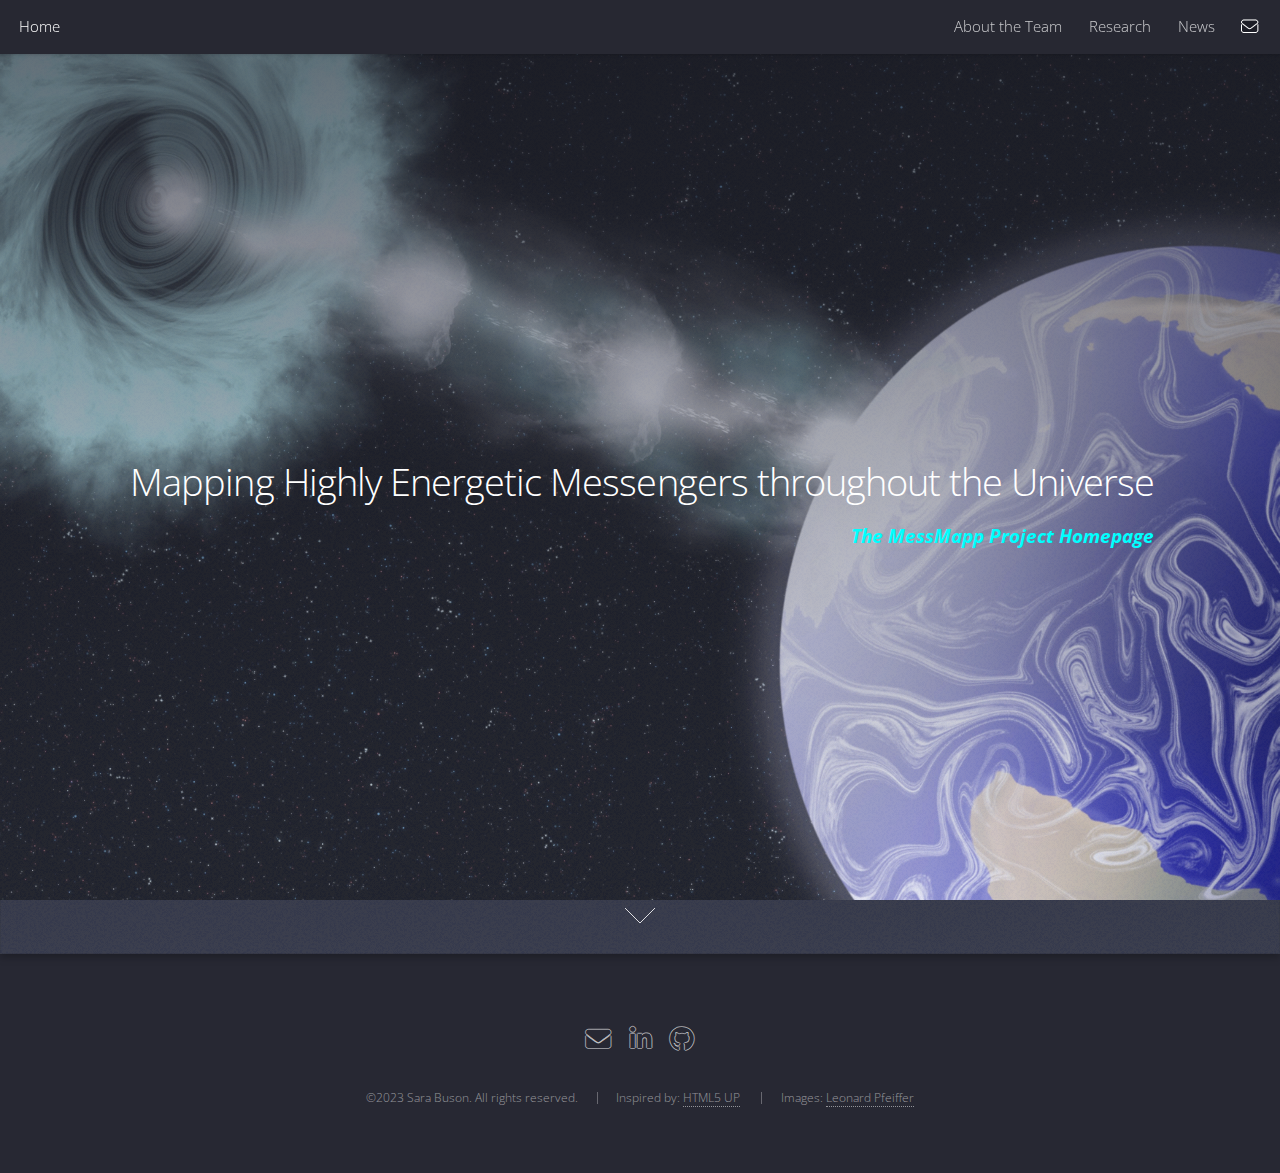
<file: index.html>
<!DOCTYPE HTML>
<!--
	Landed by HTML5 UP
	html5up.net | @ajlkn
	Free for personal and commercial use under the CCA 3.0 license (html5up.net/license)
-->
<html  lang="en-us">
	<head>
		<title>Main | MessMapp Homepage</title>
		<meta charset="utf-8" />
		<meta name="description" content="MessMapp homepage. Project PI: Dr. Sara Buson, Professor at Chair for Astronomy, University of Wuerzburg, Germany." />
    	<meta name="keywords" content="MessMapp, Sara Buson, scientist, astrophysicist, professor, multimessenger, multiwavelength, blazar, neutrino, erc, high-energy" />
    	<meta name="author" content="Sara Buson" />
		<meta name="viewport" content="width=device-width, initial-scale=1, user-scalable=no" />
		<meta name="google-site-verification" content="dBAqKab-eXYfJytblZ2Mo2miKCJmGRPrvzNJMeSo7hg" />
		<link rel="stylesheet" href="assets/css/main.css" />
		<noscript><link rel="stylesheet" href="assets/css/noscript.css" /></noscript>
	</head>
	<body class="is-preload">
		<div id="page-wrapper">

			<!-- Header -->
			<header id="header">
				<h1 id="logo"><a href="index.html">Home</a></h1>
				<nav id="nav">
					<ul>
						<li><a href="group.html">About the Team</a></li>
						<li>
							<a href="research.html">Research</a>
							<ul>
								<li><a href="research.html">Research Focus</a></li>
								<li><a href="research.html#Publications">Publications</a></li>
							</ul>
						</li>
						<li>
							<a href="news.html">News</a>
							<ul>
								<li><a href="news.html">Latest News</a></li>
								<li><a href="news.html">News Archive</a></li>
							</ul>
						</li>
						<!--<li><a href="news_position_ad.html">Job Opportunities</a></li>-->
						<li><a href="mailto:sara.buson@uni-wuerzburg.de" class="icon solid alt fa-envelope"><span class="label"></span></a></li>
					</ul>
				</nav>
			</header>

			<!-- Banner -->
			<section id="banner">
				<div class="content">
					<header>
						<h2>Mapping Highly Energetic Messengers throughout the Universe</h2>
						<p><i><span style="font-weight:bold;">The MessMapp Project Homepage<br></span></i></p>
					</header>
				</div>
				<a href="#one" class="goto-next scrolly">Next</a>
			</section>



			<!-- Footer -->
			<footer id="footer">
				<ul class="icons">
					<li><a href="mailto:sara.buson@uni-wuerzburg.de" class="icon solid alt fa-envelope"><span class="label">Email</span></a></li>
					<li><a href="https://www.linkedin.com/in/sara-buson/" class="icon brands alt fa-linkedin-in"><span class="label">LinkedIn</span></a></li>
					<li><a href="#" class="icon brands alt fa-github"><span class="label">GitHub</span></a></li>
					<!--
			<li><a href="#" class="icon brands alt fa-twitter"><span class="label">Twitter</span></a></li>
			<li><a href="#" class="icon brands alt fa-facebook-f"><span class="label">Facebook</span></a></li>
			<li><a href="#" class="icon brands alt fa-instagram"><span class="label">Instagram</span></a></li>
			-->

				</ul>
				<ul class="copyright">
					<li>&copy;2023 Sara Buson. All rights reserved.
					<li>Inspired by: <a href="http://html5up.net">HTML5 UP</a></li></li>
					<li>
						Images:
						<a href = "mailto: pfeiffer.leo@gmail.com">Leonard Pfeiffer</a>
					</li>
				</ul>
			</footer>

		</div>

		<!-- Scripts -->
			<script src="assets/js/jquery.min.js"></script>
			<script src="assets/js/jquery.scrolly.min.js"></script>
			<script src="assets/js/jquery.dropotron.min.js"></script>
			<script src="assets/js/jquery.scrollex.min.js"></script>
			<script src="assets/js/browser.min.js"></script>
			<script src="assets/js/breakpoints.min.js"></script>
			<script src="assets/js/util.js"></script>
			<script src="assets/js/main.js"></script>

	</body>
</html>
</file>
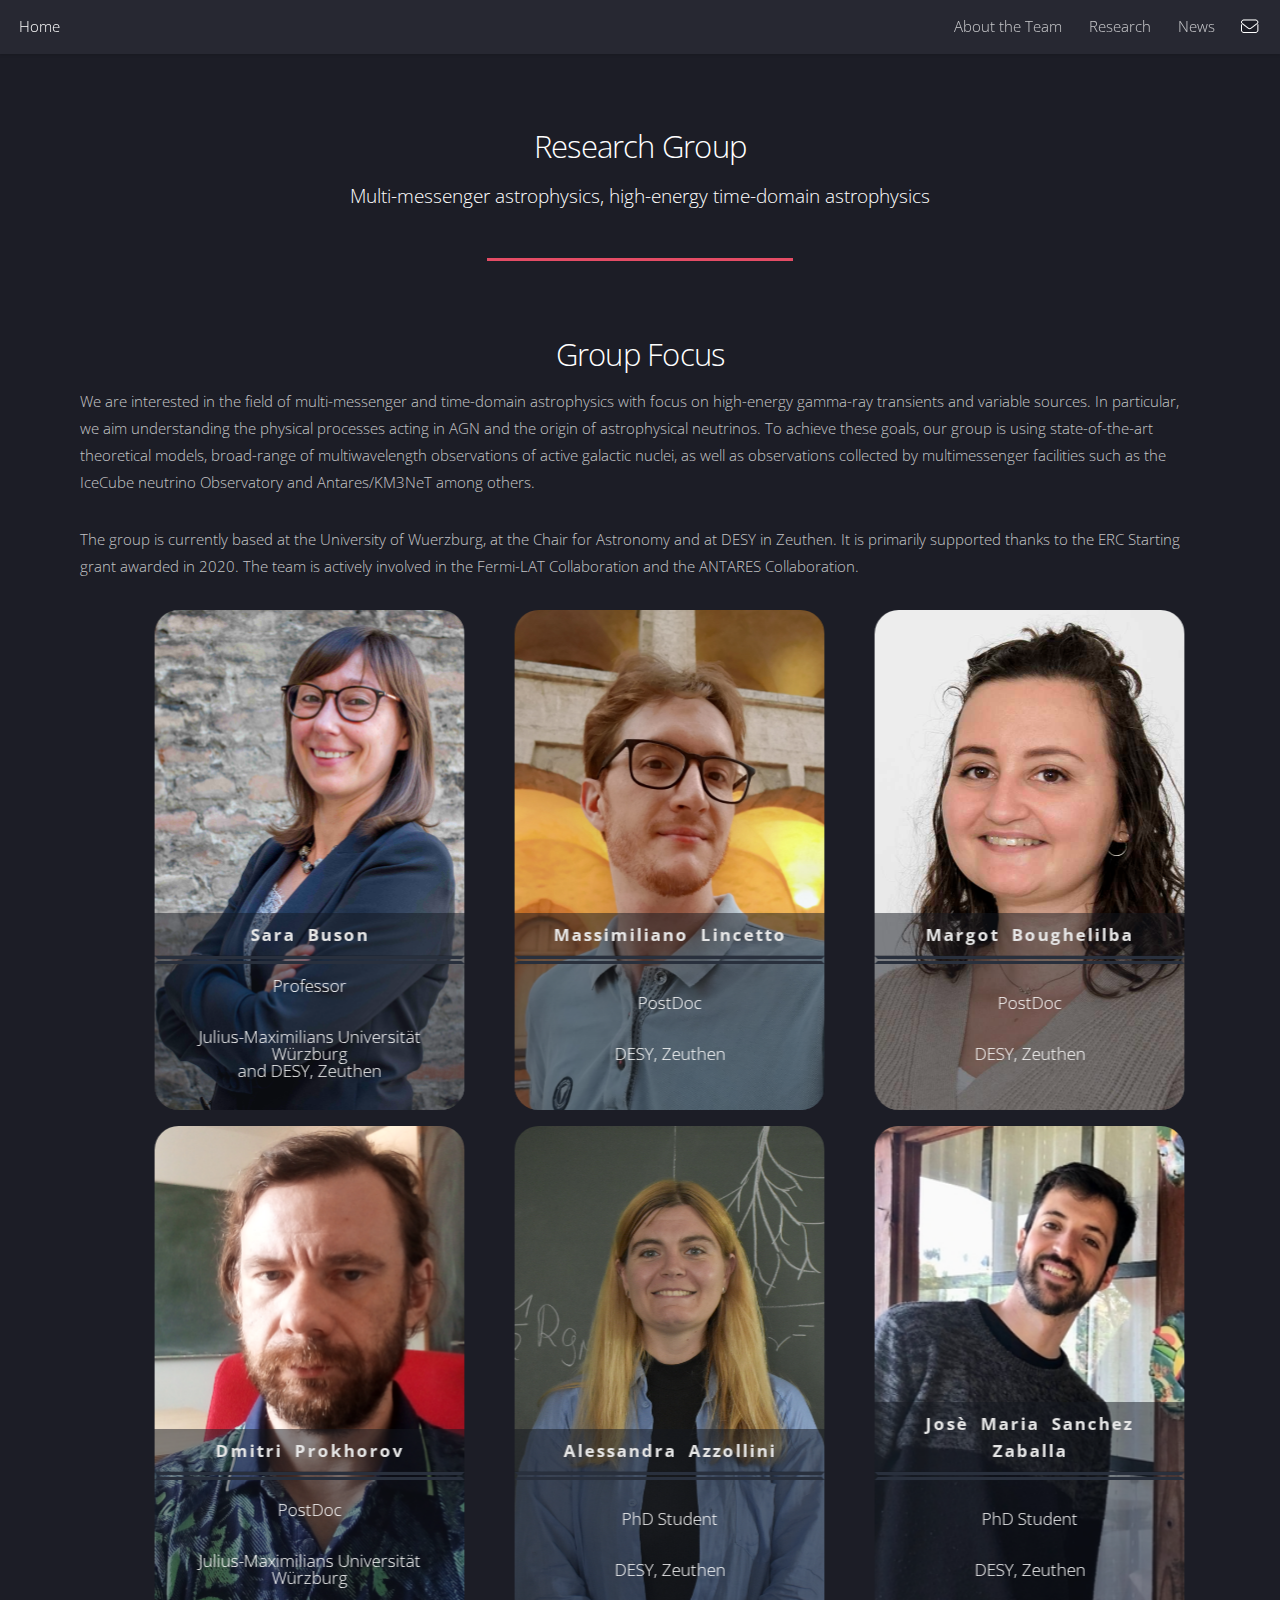
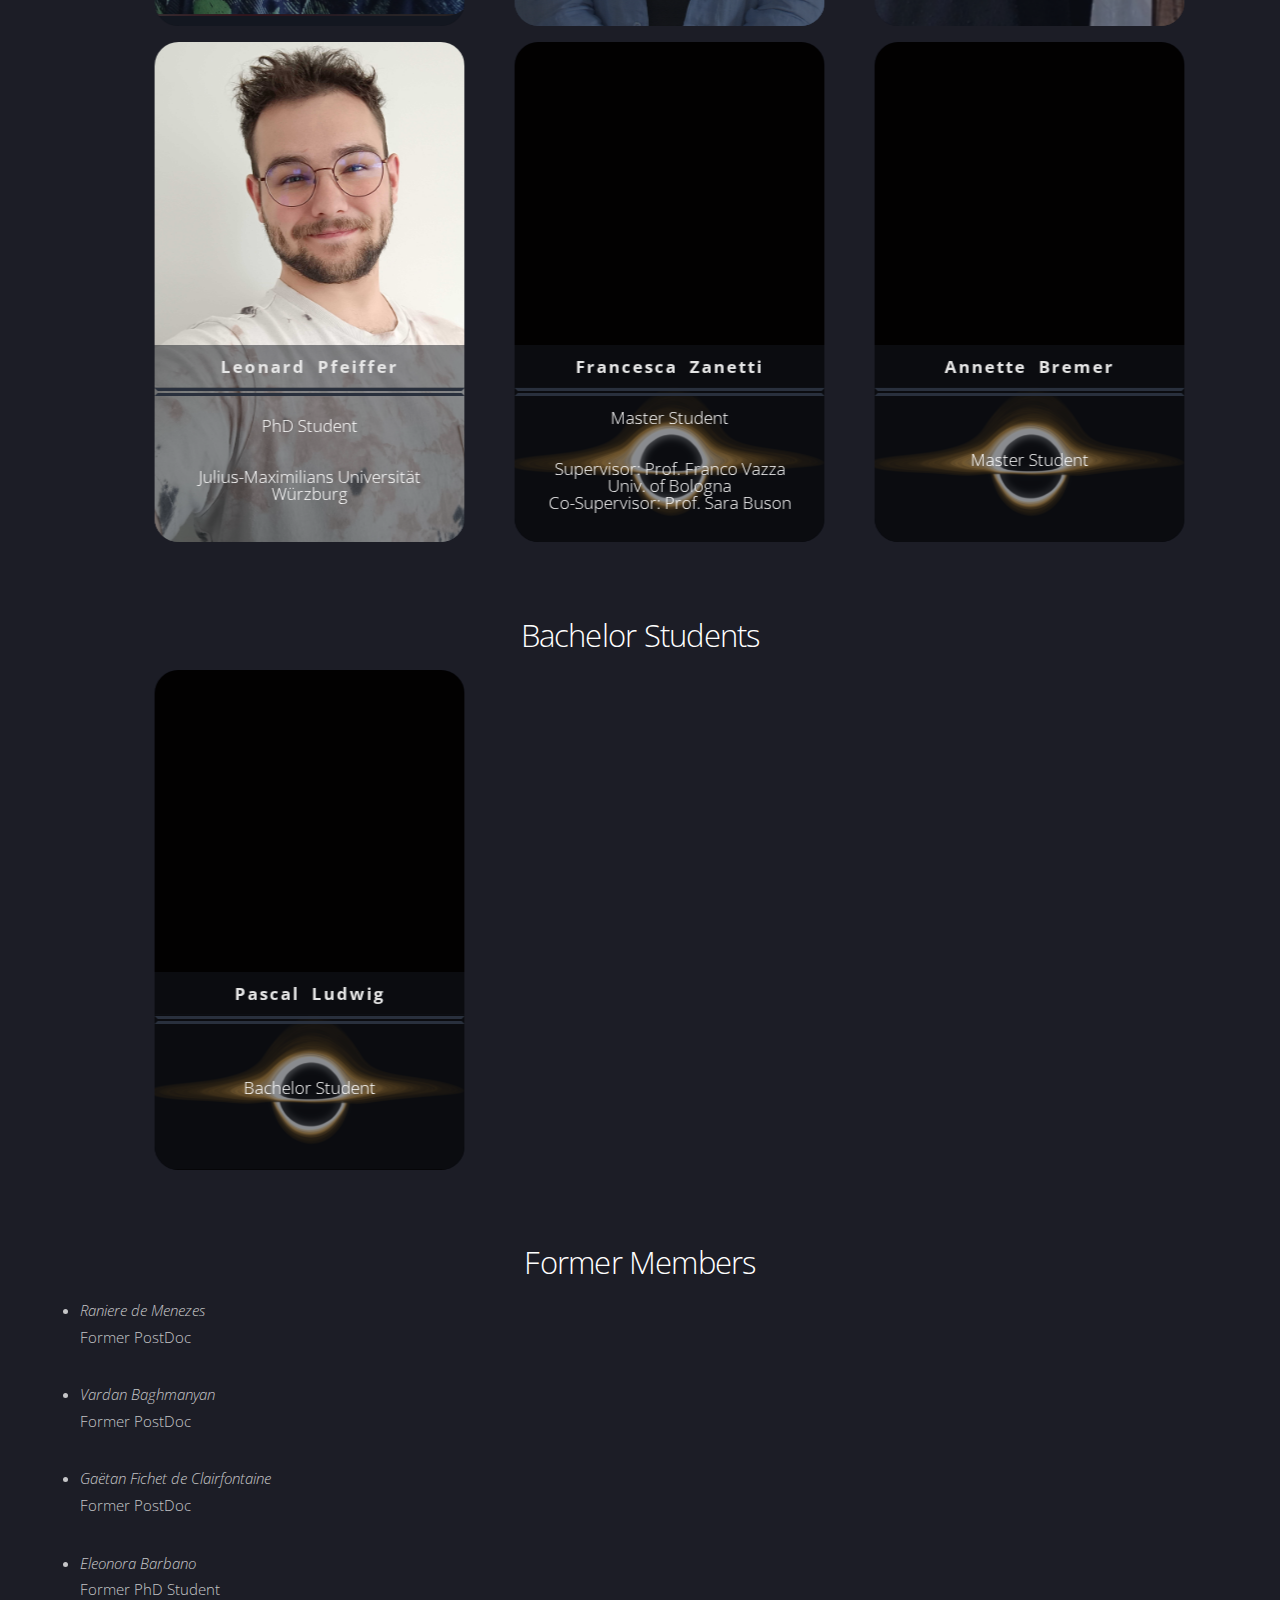
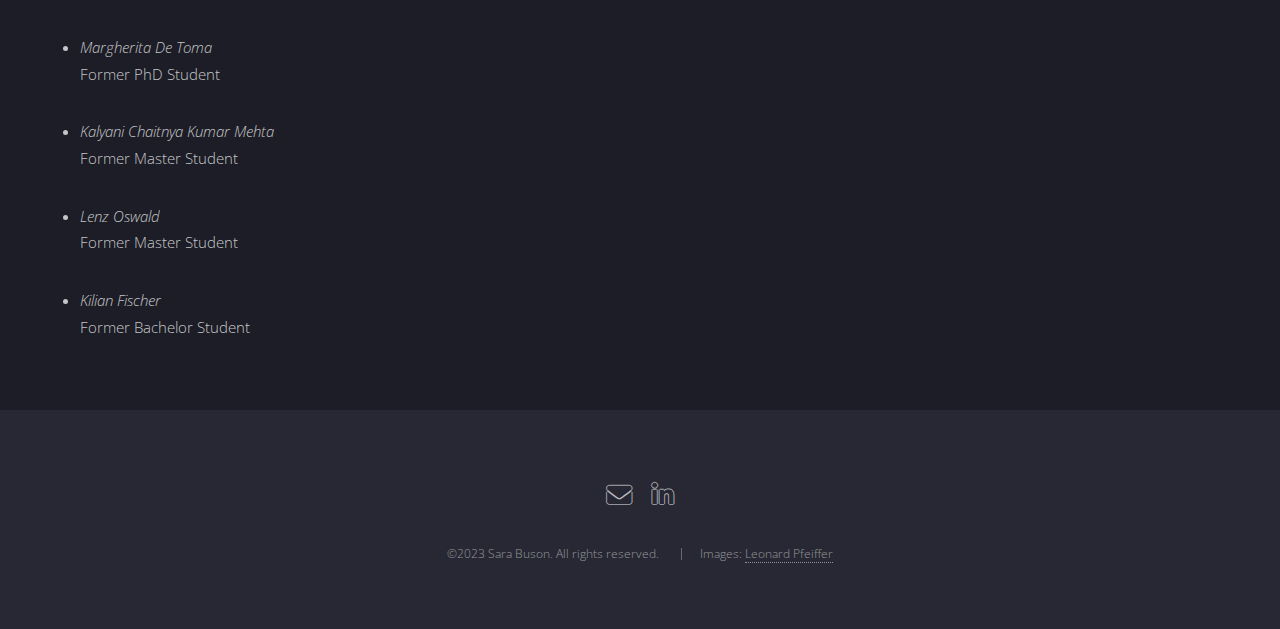
<file: group.html>
<!DOCTYPE HTML>
<!--
	Landed by HTML5 UP
	html5up.net | @ajlkn
	Free for personal and commercial use under the CCA 3.0 license (html5up.net/license)
-->
<html lang="en-us">
<head>
	<title>Team | MessMapp Homepage</title>
	<meta charset="utf-8" />
	<meta name="description" content="MessMapp homepage. Project PI: Dr. Sara Buson, Professor at Chair for Astronomy, University of Wuerzburg, Germany." />
	<meta name="keywords" content="MessMapp, Sara Buson, scientist, astrophysicist, professor, multimessenger, multiwavelength, blazar, neutrino, erc, high-energy" />
	<meta name="author" content="Sara Buson" />
	<meta name="viewport" content="width=device-width, initial-scale=1, user-scalable=no" />
	<meta name="google-site-verification" content="dBAqKab-eXYfJytblZ2Mo2miKCJmGRPrvzNJMeSo7hg" />
	<link rel="stylesheet" href="assets/css/main.css" />
	<noscript><link rel="stylesheet" href="assets/css/noscript.css" /></noscript>
</head>
<body class="is-preload">
	<div id="page-wrapper">

		<!-- Header -->
		<header id="header">
			<h1 id="logo"><a href="index.html">Home</a></h1>
			<nav id="nav">
				<ul>
					<li><a href="group.html">About the Team</a></li>
					<li>
						<a href="research.html">Research</a>
						<ul>
							<li><a href="research.html">Research Focus</a></li>
							<li><a href="research.html#Publications">Publications</a></li>
						</ul>
					</li>
					<li>
						<a href="news.html">News</a>
						<ul>
							<li><a href="news.html">Latest News</a></li>
							<li><a href="news.html">News Archive</a></li>
						</ul>
					</li>
					<!--<li><a href="news_position_ad.html">Job Opportunities</a></li>-->
					<li><a href="mailto:sara.buson@uni-wuerzburg.de" class="icon solid alt fa-envelope"><span class="label"></span></a></li>
				</ul>
			</nav>
		</header>

		<!-- Main -->
		<div id="main" class="wrapper style1">
		<div class="container">
			<header class="major">
				<h2>Research Group</h2>
				<p>Multi-messenger astrophysics, high-energy time-domain astrophysics</p>
			</header>

			<!-- Content -->
			<section id="content">
				<div class="content">
					<header class="align-center">
						<h2>Group Focus</h2>
						<p></p>
					</header>
					<p>
						We are interested in the field of
						multi-messenger and time-domain astrophysics with focus on
						high-energy gamma-ray transients and variable sources.
						In particular, we aim understanding the physical processes acting in AGN
						and the origin of astrophysical neutrinos.
						To achieve these goals, our group is using state-of-the-art
						theoretical models,
						broad-range of multiwavelength observations of active galactic
						nuclei, as well as observations collected by multimessenger facilities
						such as the IceCube neutrino Observatory and Antares/KM3NeT among others.
					</p>
					<p>
						The group is currently based at the University of Wuerzburg,
						at the Chair for Astronomy and at DESY in Zeuthen. It is primarily supported thanks to
						the ERC Starting grant awarded in 2020.
						The team is actively involved in the Fermi-LAT Collaboration and the ANTARES Collaboration.
						<!--I am currently looking to enlarge the
						team with a <a href="https://inspirehep.net/jobs/1894291">PhD student and a PostDoc</a>.
						The positions are advertised
						<a href="https://inspirehep.net/jobs/1894291">at this link</a>.</p>
					-->
						<!--	<ul class="actions">
							<li><a href="#" class="button">Opened Positons</a></li>
						</ul>
					-->
				</div>
			</section>
		</div>
		


			<!-- Team -->
		<div class="container">
		<section id="team2" class="pb-5">
			<!-- flip-card-container -->
			<div class="column"><!-- Sara -->
				<!-- flip-card-container -->
				<div class="flip-card-container" style="--hue: 220">
					<div class="flip-card">
				
					<div class="card-front">
						<figure>
						<div class="img-bg"></div>
						<img src="./images/images_group/low_wall.jpeg" alt="Sara" class="shifted-image" style="transform: translate(-40%, -0%);">
						<figcaption>Sara Buson</figcaption>
						</figure>
				
						<ul class="details-list">
							<p>
								Professor
							</p>
							<p>
								Julius-Maximilians Universität Würzburg <br>
								and DESY, Zeuthen
							</p>
						</ul>
					</div>
				
					<div class="card-back">
						<figure>
						<div class="img-bg"></div>
						<img src="./images/CardFlipBlackHole.png" alt="Black Hole" class="shifted-image" style="transform: translate(-3%, -0%);">
						</figure>
						<ul class="detail-text">
							<p>
								I am an astrophysicist working in multi-messenger astrophysics with strong focus on high-energy and astro-particle physics.
								I have been the convener of the Active Galactic Nuclei working group and time-doamin group of the Fermi-LAT Collaboration.
								Since 2018 I am a junior Professor at the Institut für Theoretische Physik und Astrophysik at the Julius-Maximilians Universitat Würzburg (DE). 
							</p>
						</ul>
						<button><a href = "mailto: sara.buson@gmail.com">Contact</a></button>
						
						<div class="design-container">
						<span class="design design--5"></span>
						<span class="design design--6"></span>
						<span class="design design--7"></span>
						<span class="design design--8"></span>
						</div>
					</div>
				
					</div>
				</div>
				<!-- /flip-card-container -->
			</div>
			<div class="column"><!-- Massimiliano -->
				<!-- flip-card-container -->
				<div class="flip-card-container" style="--hue: 220">
					<div class="flip-card">
				
					<div class="card-front">
						<figure>
						<div class="img-bg"></div>
						<img src="./images/images_group/Massimiliano_new.jpg" alt="Massimiliano" class="shifted-image" style="scale:115%; transform: translate(-3%, -0%);" >
						<figcaption>Massimiliano Lincetto</figcaption>
						</figure>
				
						<ul class="details-list">
							<p>
								PostDoc
							</p>
							<p>
								DESY, Zeuthen
							</p>
						</ul>
					</div>
				
					<div class="card-back">
						<figure>
						<div class="img-bg"></div>
						<img src="./images/CardFlipBlackHole.png" alt="Black Hole" class="shifted-image" style="transform: translate(-3%, -0%);">
						</figure>
						<ul class="detail-text">
							<p>
								I completed my PhD at the CPPM of Marseille working on low-energy 
								supernova neutrino detection with the KM3NeT neutrino telescope. Then I moved 
								to the Ruhr-University Bochum, working on high energy neutrino searches from optical 
								transients with the IceCube Neutrino Observatory, and on the development of the IceCube 
								realtime infrastructure. As part of the Messmapp group, I investigate the 
								the blazar-neutrino connection.
							</p>
						</ul>	
						<button><a href = "mailto: massimiliano.lincetto@desy.de">Contact</a></button>
				
						<div class="design-container">
						<span class="design design--5"></span>
						<span class="design design--6"></span>
						<span class="design design--7"></span>
						<span class="design design--8"></span>
						</div>
					</div>
				
					</div>
				</div>
				<!-- /flip-card-container -->
			</div>		
			<div class="column"><!-- Margot -->
				<!-- flip-card-container -->
				<div class="flip-card-container" style="--hue: 220">
					<div class="flip-card">
				
					<div class="card-front">
						<figure>
						<div class="img-bg"></div>
						<img src="./images/images_group/Boughelilba_Margot.jpg" alt="Margot" class="shifted-image" style="transform: translate(-15%, -0%);">
						<figcaption>Margot Boughelilba</figcaption>
						</figure>
				
						<ul class="details-list">
							<p>
								PostDoc
							</p>
							<p>
								DESY, Zeuthen
							</p>
						</ul>
					</div>
				
					<div class="card-back">
						<figure>
						<div class="img-bg"></div>
						<img src="./images/CardFlipBlackHole.png" alt="Black Hole" class="shifted-image" style="transform: translate(-3%, -0%);">
						</figure>
						<ul class="detail-text">
							<p>
								After focusing on radio galaxies during my PhD, I am now investigating their more powerful cousins, the blazars, with the aim of understanding a bit more what processes take place in their core and how we can explain how we observe them.
							</p>
						</ul>	
						<button><a href = "mailto: margot.boughelilba@desy.de">Contact</a></button>
				
						<div class="design-container">
						<span class="design design--5"></span>
						<span class="design design--6"></span>
						<span class="design design--7"></span>
						<span class="design design--8"></span>
						</div>
					</div>
				
					</div>
				</div>
				<!-- /flip-card-container -->
			</div>		
			<div class="column"><!-- Dimitri -->
				<!-- flip-card-container -->
				<div class="flip-card-container" style="--hue: 220">
					<div class="flip-card">
				
					<div class="card-front">
						<figure>
						<div class="img-bg"></div>
						<img src="./images/images_group/Dmitry.png" alt="Dmitri" class="shifted-image" style="scale:120%; transform: translate(-10%, -10%);">
						<figcaption>Dmitri Prokhorov</figcaption>
						</figure>
				
						<ul class="details-list">
							<p>
								PostDoc
							</p>
							<p>
								Julius-Maximilians Universität Würzburg
							</p>
						</ul>
					</div>
				
					<div class="card-back">
						<figure>
						<div class="img-bg"></div>
						<img src="./images/CardFlipBlackHole.png" alt="Black Hole" class="shifted-image" style="transform: translate(-3%, -0%);">
						</figure>
						<ul class="detail-text">
							<p>
								My expertise is in gamma-ray astronomy and X-ray polarimetry. I worked on Fermi-LAT data since 2010, H.E.S.S. data since 2014, IXPE data since its launch and now on variabilities of blazars using Fermi-LAT data. 
							</p>
						</ul>	
						<button><a href = "mailto: phdmitry@gmail.com">Contact</a></button>
				
						<div class="design-container">
						<span class="design design--5"></span>
						<span class="design design--6"></span>
						<span class="design design--7"></span>
						<span class="design design--8"></span>
						</div>
					</div>
				
					</div>
				</div>
				<!-- /flip-card-container -->
			</div>	
			<div class="column"><!-- Alessandra -->
				<!-- flip-card-container -->
				<div class="flip-card-container" style="--hue: 220">
					<div class="flip-card">
				
					<div class="card-front">
						<figure>
						<div class="img-bg"></div>
						<img src="./images/images_group/Alessandra_new.JPG" alt="Ale" class="shifted-image" style="scale:115%; transform: translate(-22%, -0%);">
						<figcaption>Alessandra Azzollini</figcaption>
						</figure>
				
						<ul class="details-list">
							<p>
								PhD Student
							</p>
							<p>
								DESY, Zeuthen
							</p>
						</ul>
					</div>
				
					<div class="card-back">
						<figure>
						<div class="img-bg"></div>
						<img src="./images/CardFlipBlackHole.png" alt="Black Hole" class="shifted-image" style="transform: translate(-3%, -0%);">
						</figure>
						<ul class="detail-text">
							<p>
								I am a PhD student mostly interested in data analysis of the multi-wavelength properties of astrophysical objects.
								In particular, I am specialised in optical and UV spectroscopy of AGN and novae, to understand their inner nature. 
							</p>
						</ul>	
						<button><a href = "mailto: alessandra.azzollini@physik.uni-wuerzburg.de">Contact</a></button>
				
						<div class="design-container">
						<span class="design design--5"></span>
						<span class="design design--6"></span>
						<span class="design design--7"></span>
						<span class="design design--8"></span>
						</div>
					</div>
				
					</div>
				</div>
				<!-- /flip-card-container -->
			</div>
			<div class="column"><!-- Jose -->
				<!-- flip-card-container -->
				<div class="flip-card-container" style="--hue: 220">
					<div class="flip-card">
				
					<div class="card-front">
						<figure>
						<div class="img-bg"></div>
						<img src="./images/images_group/JoseScreenshot.png" alt="Jose" class="shifted-image" style="scale:105%; transform: translate(-3%, -0%);">
						<figcaption2>Josè Maria Sanchez Zaballa</figcaption2>
						</figure>
				
						<ul class="details-list">
							<p>
								PhD Student
							</p>
							<p>
								DESY, Zeuthen
							</p>
						</ul>
					</div>
				
					<div class="card-back">
						<!-- only if the image is necessary -->
						<figure>
						<div class="img-bg"></div>
						<img src="./images/CardFlipBlackHole.png" alt="Black Hole" class="shifted-image" style="transform: translate(-3%, -0%);">
						</figure>
						<ul class="detail-text">
							<p>
								I am a PhD student working on the analysis of IceCube data, as well as on 
								the analysis of X-ray data from several missions. I find joy in sharing knowledge, 
								and my passion lies in understanding how things work. My aim is to simplify complex 
								concepts and foster appreciation for the wonders of nature by inspiring others to look 
								at the world in a unique way.
							</p>
						</ul>	
						<button><a href = "mailto: jose.sanchez@desy.de">Contact</a></button>
				
						<!-- can add svg here and remove these eight spans -->
						<div class="design-container">
						<span class="design design--5"></span>
						<span class="design design--6"></span>
						<span class="design design--7"></span>
						<span class="design design--8"></span>
						</div>
					</div>
				
					</div>
				</div>
			</div>	
			<div class="column"><!-- Leo -->
				<div class="flip-card-container" style="--hue: 220">
					<div class="flip-card">
				
					<div class="card-front">
						<figure>
						<div class="img-bg"></div>
						<img src="./images/images_group/Pfeiffer2.jpg" alt="Leo" class="shifted-image" style="transform: translate(-20%, -0%);">
						<figcaption>Leonard Pfeiffer</figcaption>
						</figure>
				
						<ul class="details-list">
							<p>
								PhD Student
							</p>
							<p>
								Julius-Maximilians Universität Würzburg
							</p>
						</ul>
					</div>
				
					<div class="card-back">
						<figure>
						<div class="img-bg"></div>
						<img src="./images/CardFlipBlackHole.png" alt="Black Hole" class="shifted-image" style="transform: translate(-3%, -0%);">
						</figure>
						<ul class="detail-text">
							<p>
								I finished my master mostly working on AGN data in a multi-wavelength context.
								For my thesis I analyzed an extragalactic neutrino candidates for which I tried to find a physical model that fits the observation.
								Now I am expanding this work to a greater number of sources.
							</p>
						</ul>
						<button><a href = "mailto: leonard.pfeiffer@stud-mail.uni-wuerzburg.de">Contact</a></button>
				
						<div class="design-container">
						<span class="design design--5"></span>
						<span class="design design--6"></span>
						<span class="design design--7"></span>
						<span class="design design--8"></span>
						</div>
					</div>
				
					</div>
				</div>
				<!-- /flip-card-container -->
			</div>
			<div class="column"><!-- Francesca -->
				<div class="flip-card-container" style="--hue: 220">
					<div class="flip-card">
				
					<div class="card-front">
						<figure>
						<div class="img-bg"></div>
						<img src="./images/CardFlipBlackHole.png" alt="Francseca" class="shifted-image" style="transform: translate(-3%, -0%);">
						<figcaption>Francesca Zanetti</figcaption>
						</figure>
				
						<ul class="details-list">
							<p>
								Master Student
							</p>
							<p>
								Supervisor: Prof. Franco Vazza
								<br>
								Univ. of Bologna
								<br>
								Co-Supervisor: Prof. Sara Buson
							</p>
						</ul>
					</div>
				
					<div class="card-back">
						<figure>
						<div class="img-bg"></div>
						<img src="./images/CardFlipBlackHole.png" alt="Black Hole" class="shifted-image" style="transform: translate(-3%, -0%);">
						</figure>
						<ul class="detail-text">
							<p>
								I am a master student working on cosmological simulations of cosmic rays, gamma rays and neutrinos.
							</p>
						</ul>
						<button><a href = "mailto: ">Contact</a></button>
				
						<div class="design-container">
						<span class="design design--5"></span>
						<span class="design design--6"></span>
						<span class="design design--7"></span>
						<span class="design design--8"></span>
						</div>
					</div>
				
					</div>
				</div>
				<!-- /flip-card-container -->
			</div>
			<div class="column"><!-- Annette -->
				<!-- flip-card-container -->
				<div class="flip-card-container" style="--hue: 220">
					<div class="flip-card">
				
					<div class="card-front">
						<figure>
						<div class="img-bg"></div>
						<img src="./images/CardFlipBlackHole.png" alt="Anette" class="shifted-image" style="transform: translate(-3%, -0%);">
						<figcaption>Annette Bremer</figcaption>
						</figure>
						<ul class="details-list">
							<p>
								Master Student
							</p>
						</ul>
					</div>
				
					<div class="card-back">
						<!-- only if the image is necessary -->
						<figure>
						<div class="img-bg"></div>
						<img src="./images/CardFlipBlackHole.png" alt="Black Hole" class="shifted-image" style="transform: translate(-3%, -0%);">
						</figure>
						<ul class="detail-text">
							<p>
								I am a Master student working on a framework to investigate IceCube neutrino data.
							</p>
						</ul>
						<button><a href = "mailto: annette.bremer@stud-mail.uni-wuerzburg.de">Contact</a></button>
						<div class="design-container">
						<span class="design design--5"></span>
						<span class="design design--6"></span>
						<span class="design design--7"></span>
						<span class="design design--8"></span>
						</div>
					</div>
				
					</div>
				</div>
			</div>
		</section> 
		</div>
		<div class="container">
			<br>
			<br>
			<header class="align-center">
				<h2>Bachelor Students</h2>
				<p></p>
			</header>
		<section id="team2" class="pb-5">

				<div class="column"><!-- Pascal -->
					<!-- flip-card-container -->
					<div class="flip-card-container" style="--hue: 220">
						<div class="flip-card">
					
						<div class="card-front">
							<figure>
							<div class="img-bg"></div>
							<img src="./images/CardFlipBlackHole.png" alt="Pascal" class="shifted-image" style="transform: translate(-3%, -0%);">
							<figcaption>Pascal Ludwig</figcaption>
							</figure>
					
							<ul class="details-list">
								<p>
									Bachelor Student
								</p>
							</ul>
						</div>
					
						<div class="card-back">
							<figure>
							<div class="img-bg"></div>
							<img src="./images/CardFlipBlackHole.png" alt="Black Hole" class="shifted-image" style="transform: translate(-3%, -0%);">
							</figure>
							<ul class="detail-text">
								<p>
									I am a Bachelor Student working on the connection between a sample of potential neutrino emitters 
									and public catalog data.
								</p>
							</ul>
							<button><a href = "mailto: pascal.ludwig@stud-mail.uni-wuerzburg.de">Contact</a></button>
					
							<div class="design-container">
							<span class="design design--5"></span>
							<span class="design design--6"></span>
							<span class="design design--7"></span>
							<span class="design design--8"></span>
							</div>

						</div>
					
						</div>
					</div>
					<!-- /flip-card-container -->
				</div>
		</section>
		</div>
		<div class="container">
			<br>
			<br>
			<header class="align-center">
				<h2>Former Members</h2>
				<p></p>
			</header>
			<li>
				<i>Raniere de Menezes</i><p>Former PostDoc</p>
			</li>
			<li>
				<i>Vardan Baghmanyan</i><p>Former PostDoc</p>
			</li>
			<li>
				<i>Gaëtan Fichet de Clairfontaine</i><p>Former PostDoc</p>
			</li>
			<li>
				<i>Eleonora Barbano</i><p>Former PhD Student</p>
			</li>
			<li>
				<i>Margherita De Toma</i><p>Former PhD Student</p>
			</li>
			<li>
				<i>Kalyani Chaitnya Kumar Mehta</i><p>Former Master Student</p>
			</li>
			<li>
				<i>Lenz Oswald</i><p>Former Master Student</p>
			</li>
			<li>
				<i>Kilian Fischer</i><p>Former Bachelor Student</p>
			</li>
		</div>	
		</div>
			<!-- /flip-card-container -->

			<!-- Footer -->
		<footer id="footer">
			<ul class="icons">
				<li><a href="mailto:sara.buson@astro.uni-wuerzburg.de" class="icon solid alt fa-envelope"><span class="label">Email</span></a></li>
				<li><a href="https://www.linkedin.com/in/sara-buson/" class="icon brands alt fa-linkedin-in"><span class="label">LinkedIn</span></a></li>
				<!--	<li><a href="#" class="icon brands alt fa-github"><span class="label">GitHub</span></a></li>
					<li><a href="#" class="icon brands alt fa-twitter"><span class="label">Twitter</span></a></li>
					<li><a href="#" class="icon brands alt fa-facebook-f"><span class="label">Facebook</span></a></li>
					<li><a href="#" class="icon brands alt fa-instagram"><span class="label">Instagram</span></a></li>
			-->
			</ul>
			<ul class="copyright">
				<li>&copy;2023 Sara Buson. All rights reserved.</li>
				<li>
					Images:
					<a href = "mailto: pfeiffer.leo@gmail.com">Leonard Pfeiffer</a>
				</li>
			</ul>
			
		</footer>
		
	</div>

	<!-- Scripts -->
	<script src="assets/js/jquery.min.js"></script>
	<script src="assets/js/jquery.scrolly.min.js"></script>
	<script src="assets/js/jquery.dropotron.min.js"></script>
	<script src="assets/js/jquery.scrollex.min.js"></script>
	<script src="assets/js/browser.min.js"></script>
	<script src="assets/js/breakpoints.min.js"></script>
	<script src="assets/js/util.js"></script>
	<script src="assets/js/main.js"></script>

</body>
</html>
</file>
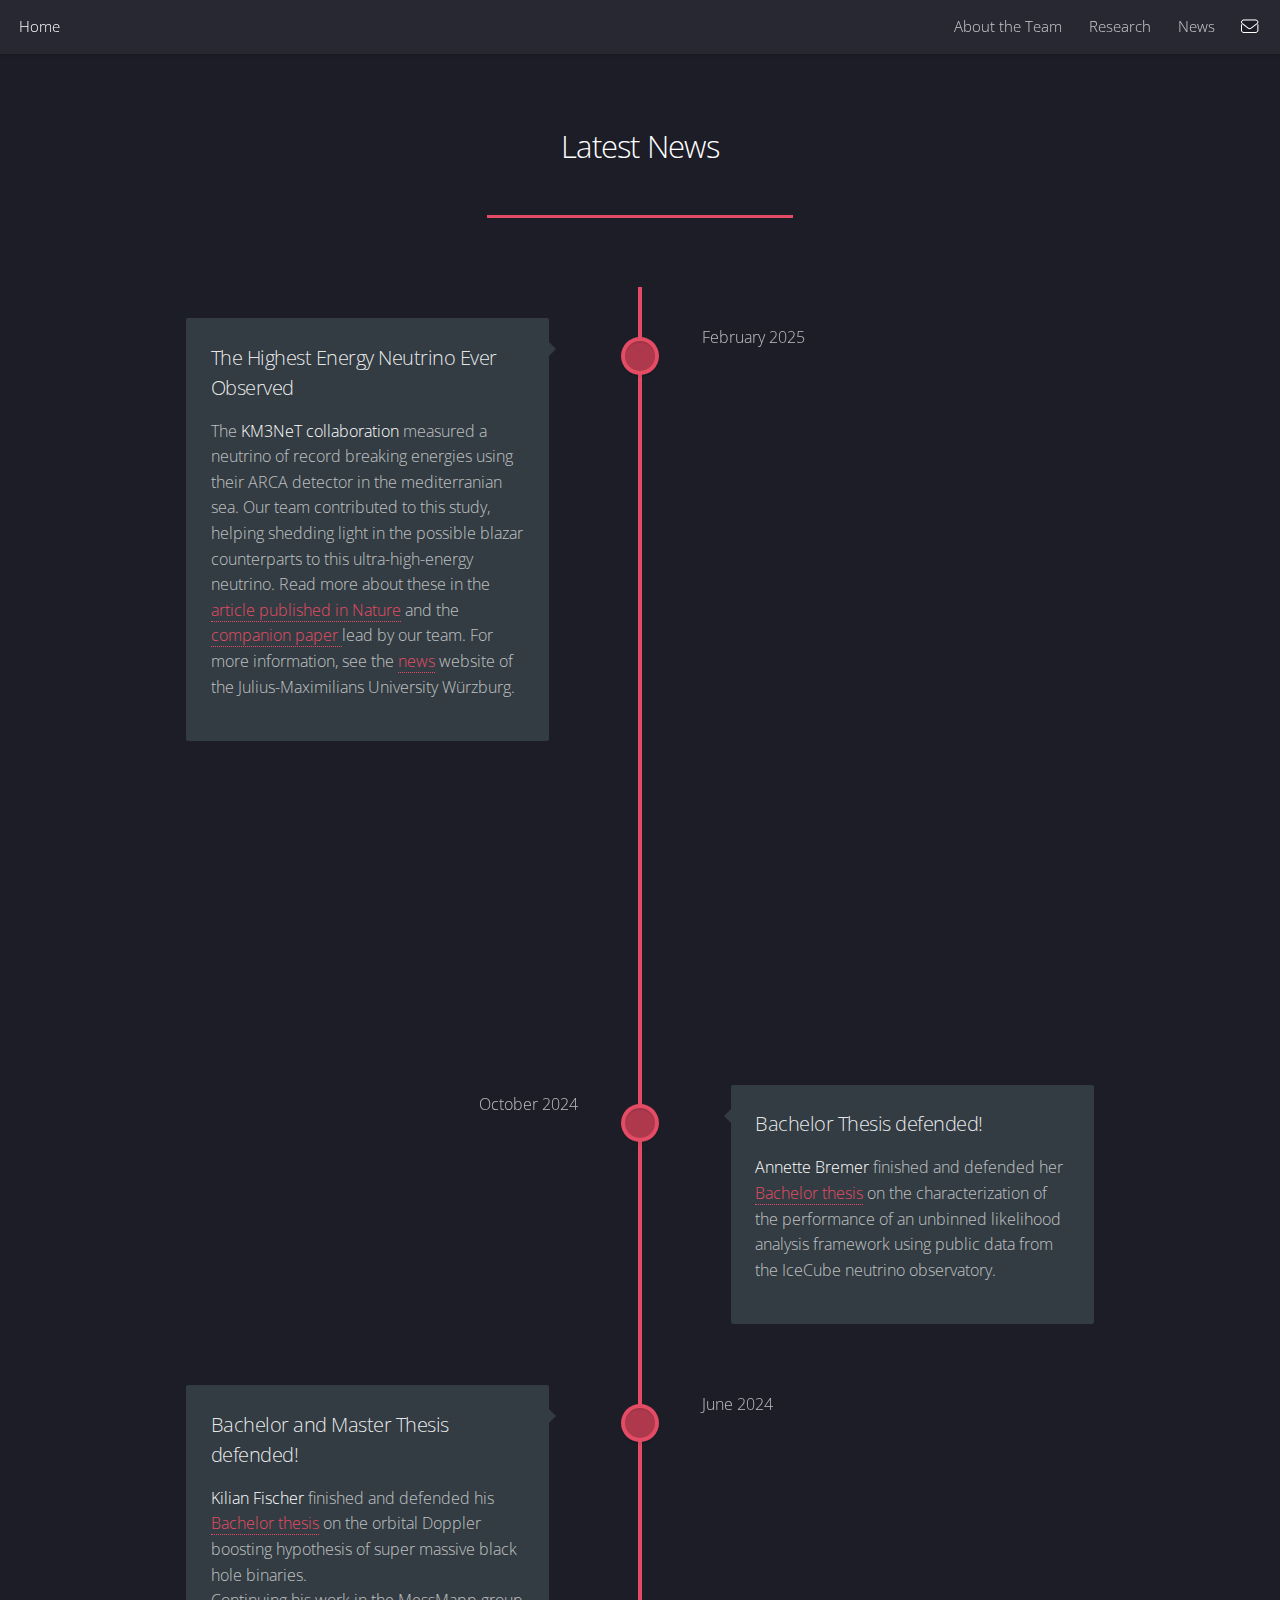
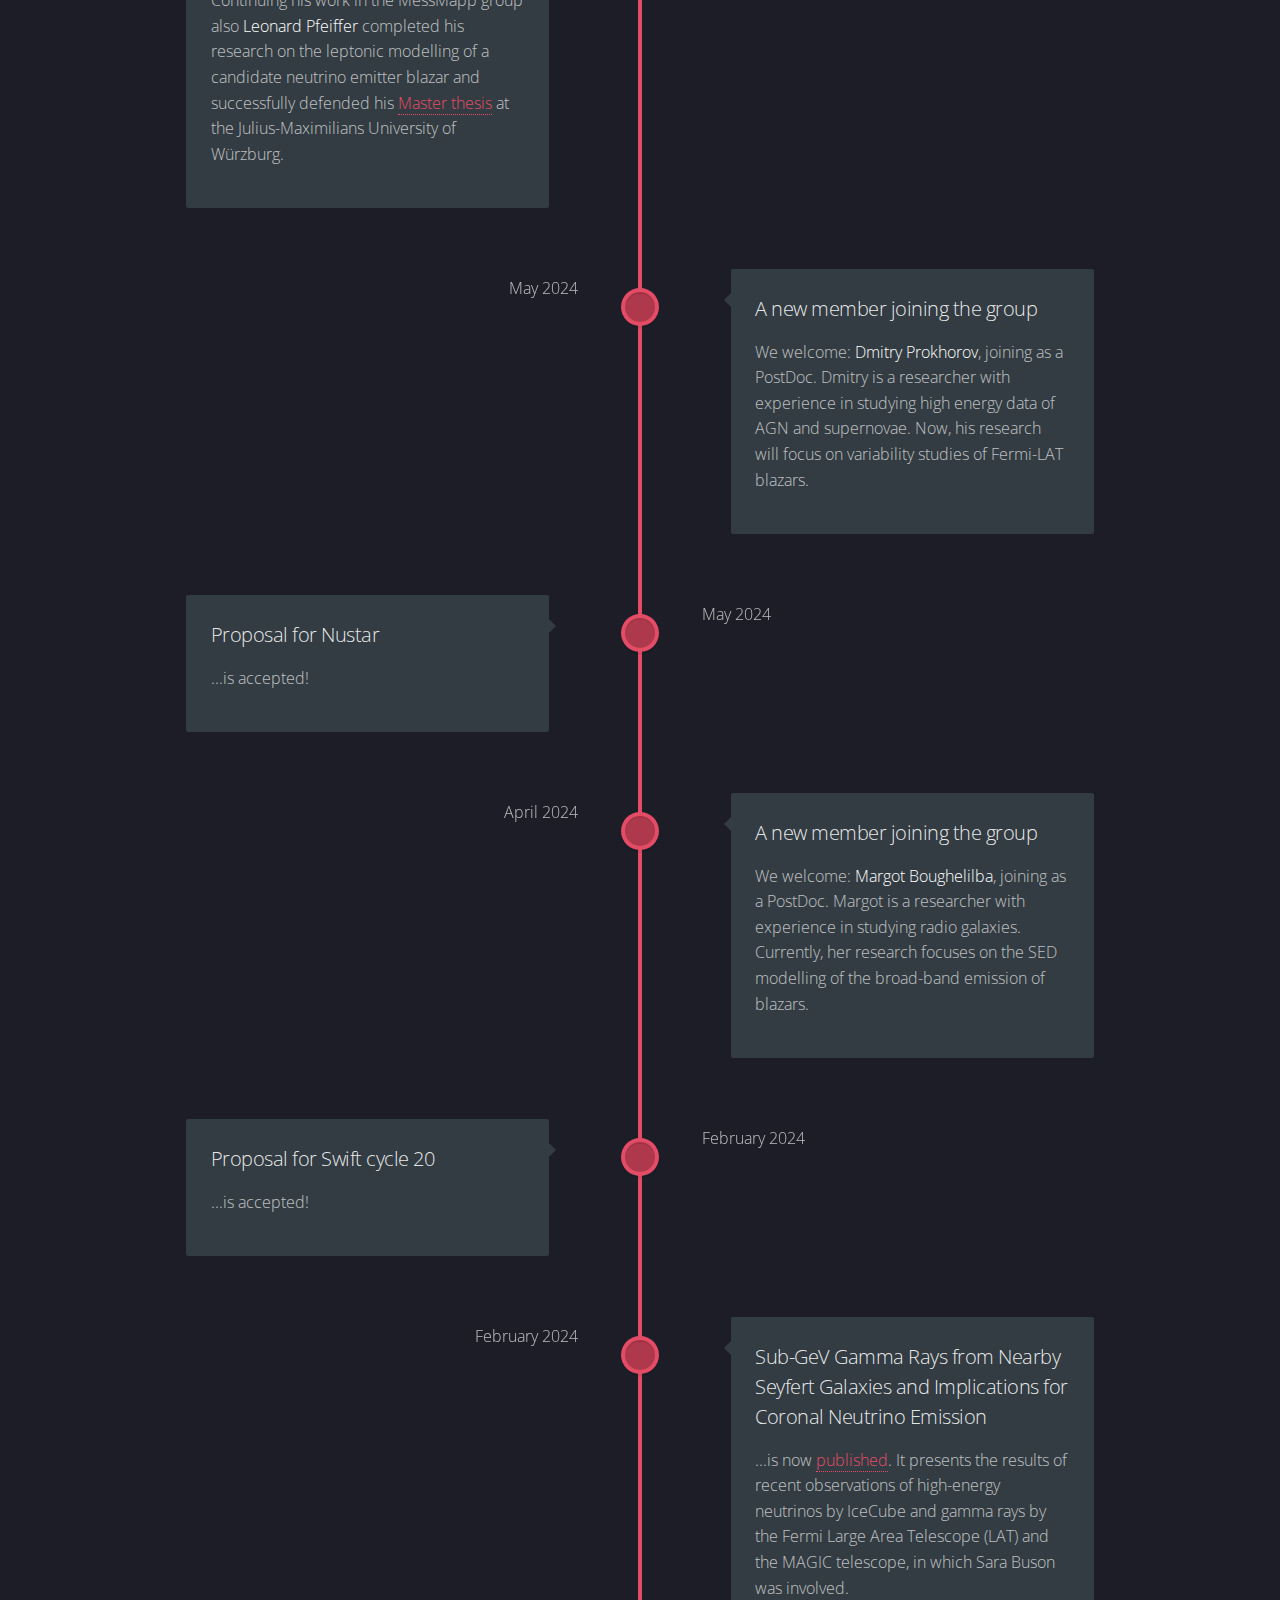
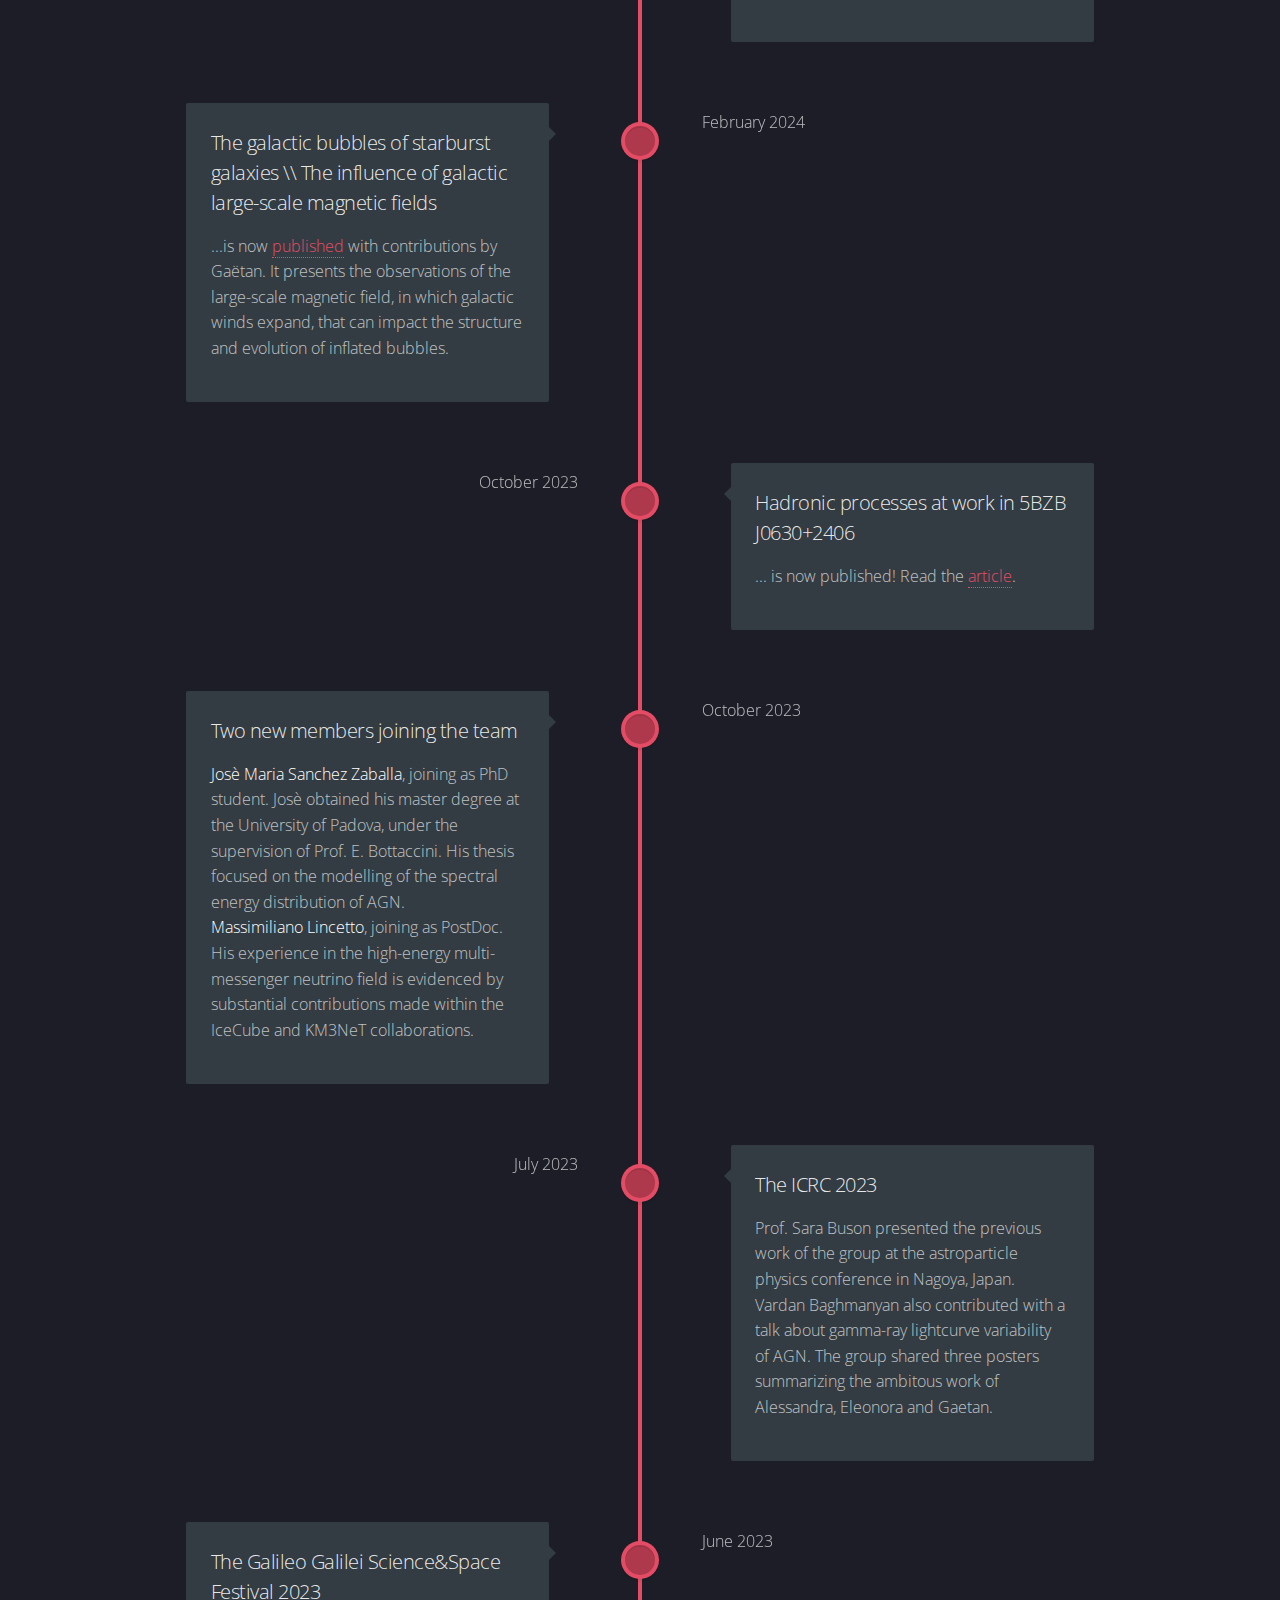
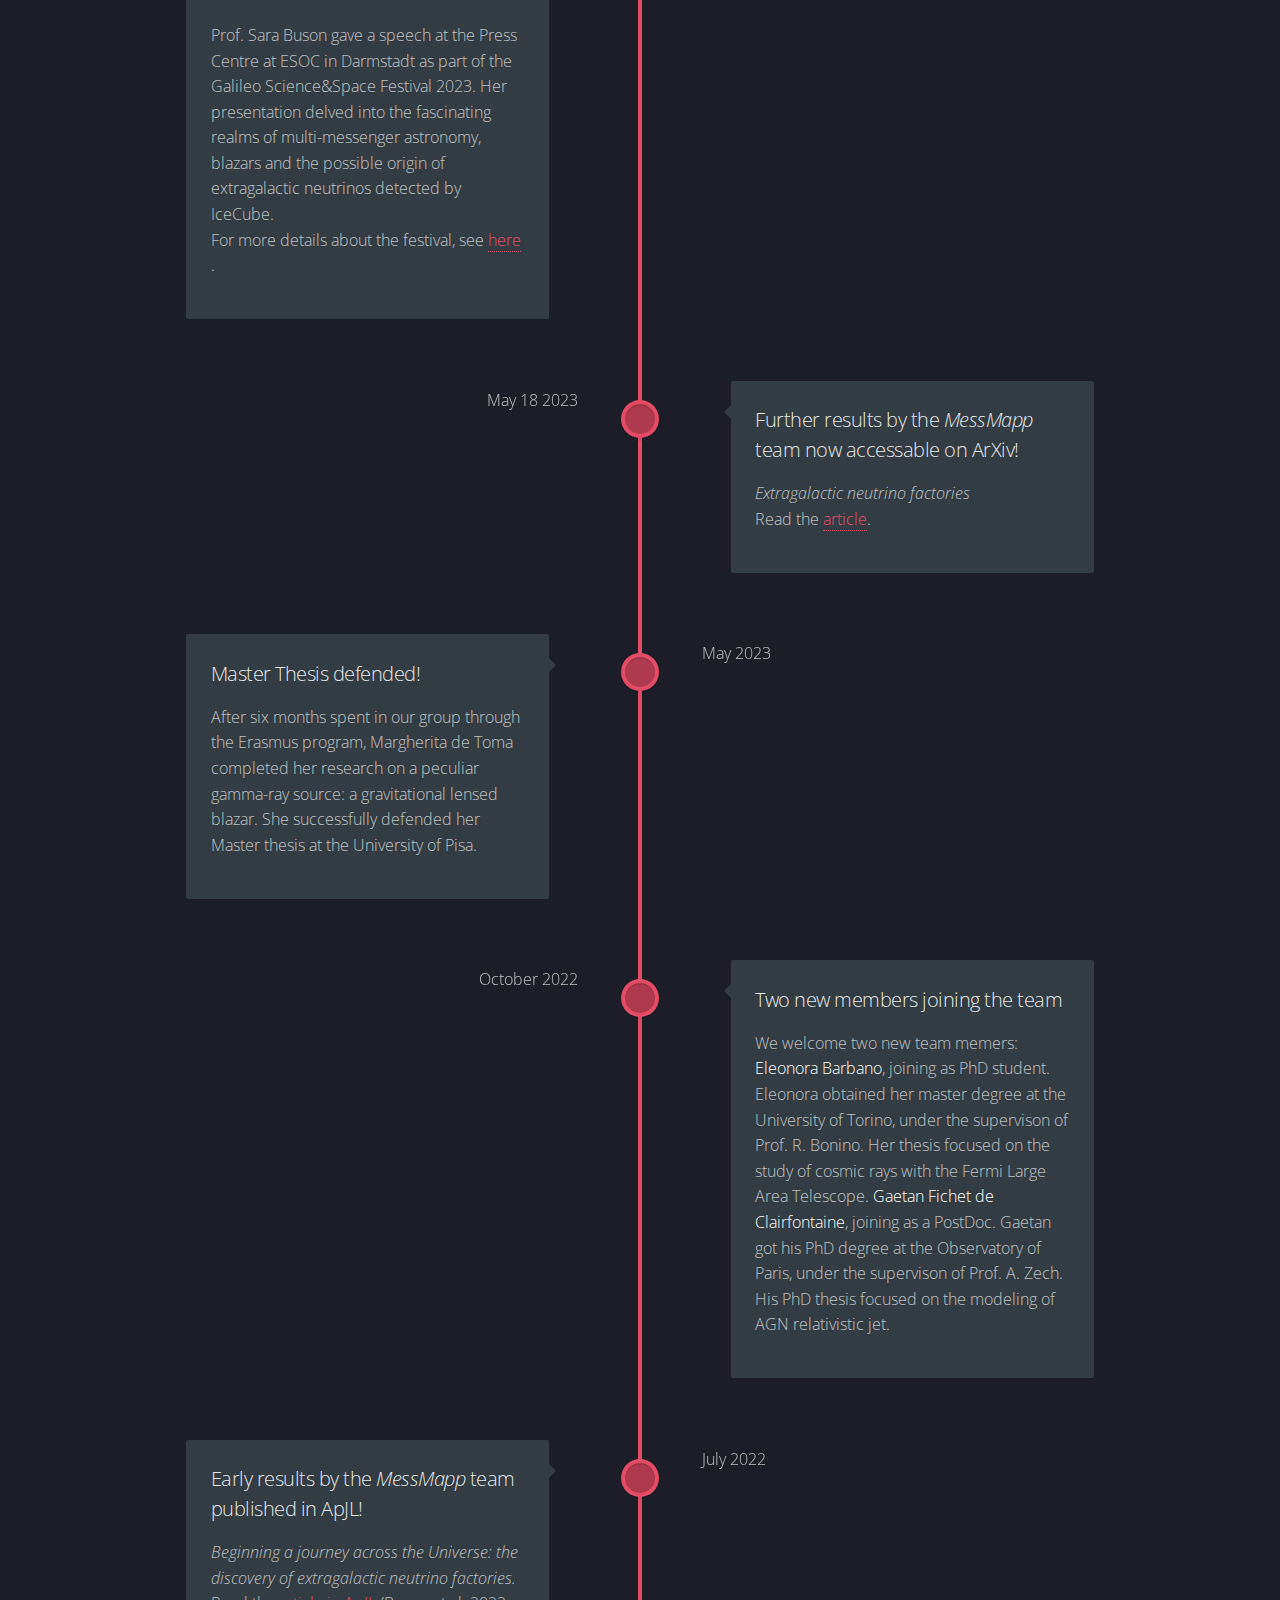
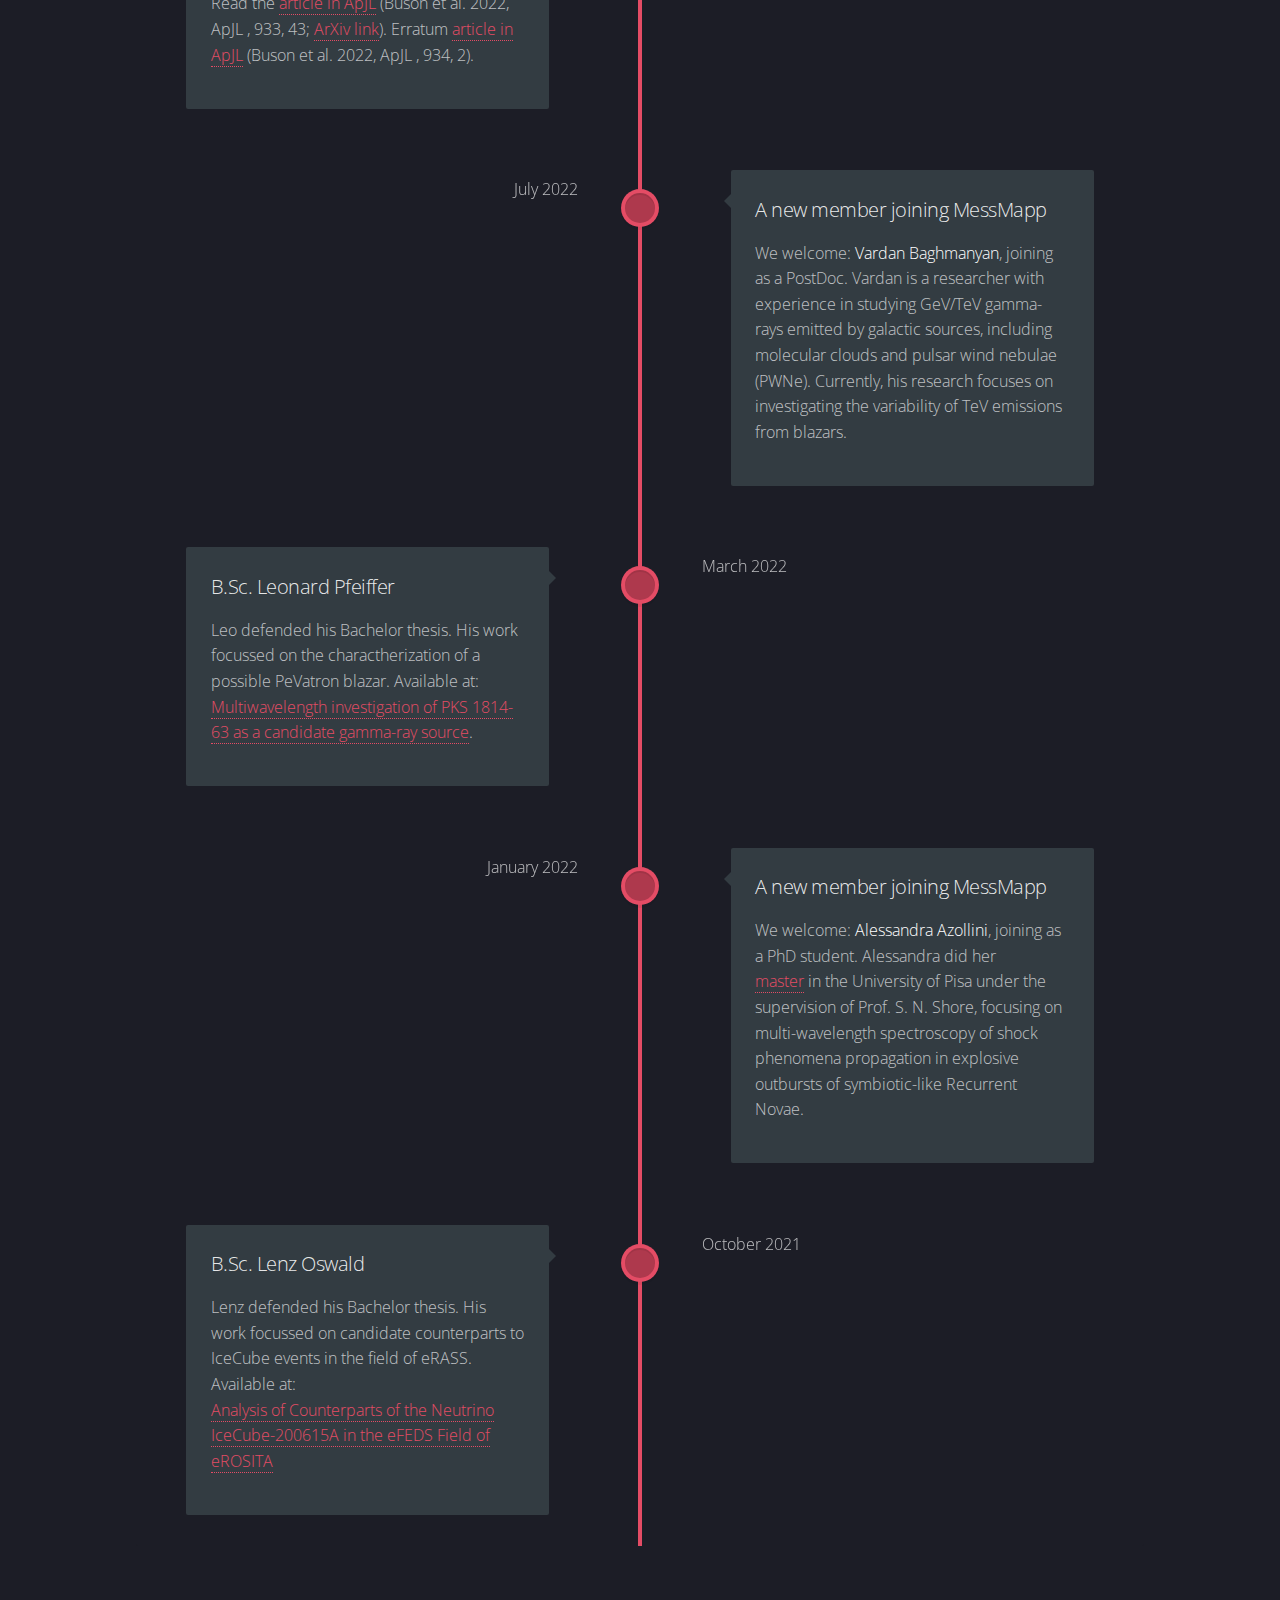
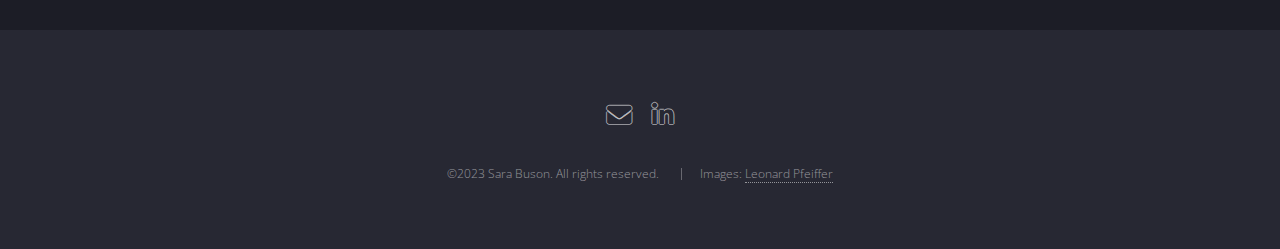
<file: news.html>
<!DOCTYPE HTML>
<!--
	Landed by HTML5 UP
	html5up.net | @ajlkn
	Free for personal and commercial use under the CCA 3.0 license (html5up.net/license)
-->
<html lang="en-us">
<head>
	<title>News | MessMapp Homepage</title>
	<meta charset="utf-8" />
	<meta name="description" content="MessMapp homepage. Project PI: Dr. Sara Buson, Professor at Chair for Astronomy, University of Wuerzburg, Germany." />
	<meta name="keywords" content="MessMapp, Sara Buson, scientist, astrophysicist, professor, multimessenger, multiwavelength, blazar, neutrino, erc, high-energy" />
	<meta name="author" content="Sara Buson" />
	<meta name="viewport" content="width=device-width, initial-scale=1, user-scalable=no" />
	<meta name="google-site-verification" content="dBAqKab-eXYfJytblZ2Mo2miKCJmGRPrvzNJMeSo7hg" />
	<link rel="stylesheet" href="assets/css/main.css" />
	<noscript><link rel="stylesheet" href="assets/css/noscript.css" /></noscript>
</head>
<body class="is-preload">
	<div id="page-wrapper">

		<!-- Header -->
		<header id="header">
			<h1 id="logo"><a href="index.html">Home</a></h1>
			<nav id="nav">
				<ul>
					<li><a href="group.html">About the Team</a></li>
					<li>
						<a href="research.html">Research</a>
						<ul>
							<li><a href="research.html">Research Focus</a></li>
							<li><a href="research.html#Publications">Publications</a></li>
						</ul>
					</li>
					<li>
						<a href="news.html">News</a>
						<ul>
							<li><a href="news.html">Latest News</a></li>
							<li><a href="news.html">News Archive</a></li>
						</ul>
					</li>
					<!--<li><a href="news_position_ad.html">Job Opportunities</a></li>-->
					<li><a href="mailto:sara.buson@uni-wuerzburg.de" class="icon solid alt fa-envelope"><span class="label"></span></a></li>
				</ul>
			</nav>
		</header>

		<!-- Main -->
		<div id="main" class="wrapper style1">
			<div class="container">
				<header class="major">
					<h2>Latest News</h2>
					<!-- <p>MessMapp driver: <i><strong> Extraordinary claims require extraordinary evidence (Carl Sagan)</strong></i> </p> -->
				</header>


				<!-- News box 1 -->

					<section id="cd-timeline" class="cd-container">

						<!--</div> --><!-- cd-timeline-block -->
						<!--<div class="cd-timeline-block">
							<div class="cd-timeline-img cd-picture">
							</div> 

							<div class="cd-timeline-content">
								<h2>
									<i class="fa fa-certificate" aria-hidden="true"></i>
										We are hiring!
									<i class="fa fa-certificate" aria-hidden="true"></i>
								</h2>
								<p>
									There is an opening for a PostDoc position in our group.
									For more information and to apply
									<a href="news_position_ad.html" target="_blank">
										find out more at this link
									</a>
								</p>
								<span class="cd-date">October 2023</span>
							</div>

						</div> -->

					<!--<div class="cd-timeline-block">
	<div class="cd-timeline-img cd-picture">

	</div>-->			
						<div class="cd-timeline-block">
							<div class="cd-timeline-img cd-location">
							</div>
							<div class="cd-timeline-content">
								<h2>The Highest Energy Neutrino Ever Observed</h2>
								<p>
									The <strong>KM3NeT collaboration</strong> measured a neutrino of record breaking energies using their ARCA detector in the mediterranian sea.
									Our team contributed to this study, helping shedding light in the possible blazar counterparts to this ultra-high-energy neutrino. Read more about these in the <a href="https://www.nature.com/articles/s41586-024-08543-1">article published in Nature</a> and the <a href="https://arxiv.org/abs/2502.08484">companion paper </a> lead by our team.
									For more information, see the <a href="https://www.uni-wuerzburg.de/aktuelles/pressemitteilungen/single/news/energiereichste-neutrino/">news</a> website of the Julius-Maximilians University Würzburg.
								</p>
								<span class="cd-date">February 2025</span>
							</div> <!-- cd-timeline-content -->
							<iframe width="490" height="275" src="https://www.youtube.com/embed/OIpK4WD6tZk?si=oLhuhkJtywhAlPXF" title="YouTube video player" frameborder="0" allow="accelerometer; autoplay; clipboard-write; encrypted-media; gyroscope; picture-in-picture; web-share" referrerpolicy="strict-origin-when-cross-origin" allowfullscreen></iframe>
						</div> <!-- cd-timeline-block -->
						
						<div class="cd-timeline-block">
							<div class="cd-timeline-img cd-location">
							</div>

							<div class="cd-timeline-content">
								<h2>Bachelor Thesis defended!</h2>
								<p>
									<strong>Annette Bremer</strong> finished and defended her <a href="https://www.physik.uni-wuerzburg.de/fileadmin/11030400/2024/BSc_Bremer_Annette.pdf"> Bachelor thesis</a> 
									on the characterization of the performance of an unbinned likelihood analysis framework using public data from the IceCube neutrino observatory.
								</p>
								<span class="cd-date">October 2024</span>
							</div> <!-- cd-timeline-content -->
						</div> <!-- cd-timeline-block -->		

						<div class="cd-timeline-block">
							<div class="cd-timeline-img cd-location">
							</div>

							<div class="cd-timeline-content">
								<h2>Bachelor and Master Thesis defended!</h2>
								<p>
									<strong>Kilian Fischer</strong> finished and defended his <a href="https://www.physik.uni-wuerzburg.de/fileadmin/11030400/BSc_Fischer_Kilian-Orbital_Doppler_Boosting_in_supermassive_black_hole_binaries.pdf"> Bachelor thesis</a> 
									on the orbital Doppler boosting hypothesis of super massive black hole binaries. <br>
									Continuing his work in the MessMapp group also <strong>Leonard Pfeiffer</strong> completed his research 
									on the leptonic modelling of a candidate neutrino emitter blazar and successfully defended 
									his <a href="https://www.physik.uni-wuerzburg.de/fileadmin/11030400/2024/MSc_Thesis_Pfeiffer.pdf"> Master thesis</a> 
									at the Julius-Maximilians University of Würzburg.
								</p>
								<span class="cd-date">June 2024</span>
							</div> <!-- cd-timeline-content -->
						</div> <!-- cd-timeline-block -->						
						
						<div class="cd-timeline-block">
							<div class="cd-timeline-img cd-location">
							</div>

							<div class="cd-timeline-content">
								<h2>A new member joining the group</h2>
								<p>
									We welcome: <strong>Dmitry Prokhorov</strong>, joining as a PostDoc.
									Dmitry is a researcher with experience in studying high energy data of AGN and supernovae.
									Now, his research will focus on variability studies of Fermi-LAT blazars.
								</p>
								<span class="cd-date">May 2024</span>
							</div> <!-- cd-timeline-content -->
						</div> <!-- cd-timeline-block -->	

						<div class="cd-timeline-block">
							<div class="cd-timeline-img cd-picture">
							</div> <!-- cd-timeline-img -->

							<div class="cd-timeline-content">
								<h2>Proposal for Nustar</h2>
								<p>
									...is accepted!

								</p>
								<span class="cd-date">May 2024</span>
							</div> <!-- cd-timeline-content -->
						</div> <!-- cd-timeline-block -->

						<div class="cd-timeline-block">
							<div class="cd-timeline-img cd-location">
							</div>

							<div class="cd-timeline-content">
								<h2>A new member joining the group</h2>
								<p>
									We welcome: <strong>Margot Boughelilba</strong>, joining as a PostDoc.
									Margot is a researcher with experience in studying radio galaxies.
									Currently, her research focuses on the SED modelling of the broad-band emission of blazars.
								</p>
								<span class="cd-date">April 2024</span>
							</div> <!-- cd-timeline-content -->
						</div> <!-- cd-timeline-block -->
						
						<div class="cd-timeline-block">
							<div class="cd-timeline-img cd-picture">
							</div> <!-- cd-timeline-img -->

							<div class="cd-timeline-content">
								<h2>Proposal for Swift cycle 20</h2>
								<p>
									...is accepted!

								</p>
								<span class="cd-date">February 2024</span>
							</div> <!-- cd-timeline-content -->
						</div> <!-- cd-timeline-block -->
						<div class="cd-timeline-block">
							<div class="cd-timeline-img cd-picture">
							</div> <!-- cd-timeline-img -->

							<div class="cd-timeline-content">
								<h2>Sub-GeV Gamma Rays from Nearby Seyfert Galaxies and Implications for Coronal Neutrino Emission</h2>
								<p>
									...is now <a href="https://ui.adsabs.harvard.edu/abs/2024ApJ...961L..34M/abstract"> published</a>. 
									It presents the results of recent observations of high-energy neutrinos by IceCube and gamma rays by the Fermi Large Area Telescope (LAT) and the MAGIC telescope, in which Sara Buson was involved.

								</p>
								<span class="cd-date">February 2024</span>
							</div> <!-- cd-timeline-content -->
						</div> <!-- cd-timeline-block -->
						<div class="cd-timeline-block">
							<div class="cd-timeline-img cd-picture">
							</div> <!-- cd-timeline-img -->

							<div class="cd-timeline-content">
								<h2>The galactic bubbles of starburst galaxies \\ The influence of galactic large-scale magnetic fields</h2>
								<p>
									...is now <a href="https://ui.adsabs.harvard.edu/abs/2024arXiv240201541M/abstract"> published</a> with contributions by Gaëtan. 
									It presents the observations of the large-scale magnetic field, in which galactic winds expand, that can impact the structure and evolution of inflated bubbles.
								</p>
								<span class="cd-date">February 2024</span>
							</div> <!-- cd-timeline-content -->
						</div> <!-- cd-timeline-block -->
						<div class="cd-timeline-block">
							<div class="cd-timeline-img cd-picture">
							</div> <!-- cd-timeline-img -->

							<div class="cd-timeline-content">
								<h2>Hadronic processes at work in 5BZB J0630+2406</h2>
								<p>
									... is now published! Read the <a href="https://iopscience.iop.org/article/10.3847/2041-8213/ad0644"> article</a>.

								</p>
								<span class="cd-date">October 2023</span>
							</div> <!-- cd-timeline-content -->
						</div> <!-- cd-timeline-block -->
						<!--</div> --><!-- cd-timeline-block -->
						<div class="cd-timeline-block">
							<div class="cd-timeline-img cd-picture">
							</div> <!-- cd-timeline-img -->

							<div class="cd-timeline-content">
								<h2>Two new members joining the team</h2>
								<p>
									<strong>Josè Maria Sanchez Zaballa</strong>, joining as PhD student. Josè obtained his master degree
									at the University of Padova, under the supervision of Prof. E. Bottaccini.
									His thesis focused on the modelling of the spectral energy distribution of AGN.
									<br>
									<strong>Massimiliano Lincetto</strong>, joining as PostDoc. His experience in the high-energy multi-messenger
									neutrino field is evidenced by substantial contributions made within the IceCube and KM3NeT collaborations.
								</p>
								<span class="cd-date">October 2023</span>
							</div> <!-- cd-timeline-content -->
						</div> <!-- cd-timeline-block -->
						<!--</div> --><!-- cd-timeline-block -->
						<div class="cd-timeline-block">
							<div class="cd-timeline-img cd-picture">
							</div> <!-- cd-timeline-img -->

							<div class="cd-timeline-content">
								<h2>The ICRC 2023</h2>
								<p>
									Prof. Sara Buson presented the previous work of the group at the astroparticle physics conference in Nagoya, Japan.
									Vardan Baghmanyan also contributed with a talk about gamma-ray lightcurve variability of AGN. The group shared three posters summarizing the ambitous work of Alessandra, Eleonora and Gaetan.
									<br>
								</p>
								<span class="cd-date">July 2023</span>
							</div> <!-- cd-timeline-content -->
						</div> <!-- cd-timeline-block -->

						<div class="cd-timeline-block">
							<div class="cd-timeline-img cd-location">
							</div> <!-- cd-timeline-img -->

							<div class="cd-timeline-content">
								<h2>The Galileo Galilei Science&Space Festival 2023</h2>
								<p>
									Prof. Sara Buson gave a speech at the Press Centre at ESOC in Darmstadt as part
									of the Galileo Science&Space Festival 2023.
									Her presentation delved into the fascinating realms of multi-messenger astronomy,
									blazars and the possible origin of extragalactic neutrinos detected by IceCube.
									<br>
									For more details about the festival, see <a href="https://esoc.esa.int/galileo-galilei-sciencespace-festival-2023"> here </a>.
								</p>
								<span class="cd-date">June 2023</span>
							</div> <!-- cd-timeline-content -->
						</div> <!-- cd-timeline-block -->

						<div class="cd-timeline-block">
							<div class="cd-timeline-img cd-location">
							</div> <!-- cd-timeline-img -->

							<div class="cd-timeline-content">
								<h2>Further results by the <i>MessMapp</i> team now accessable on ArXiv!</h2>
								<p>
									<i>Extragalactic neutrino factories</i>
									<br>
									Read the  <a href="https://arxiv.org/abs/2305.11263"> article</a>.
								</p>
								<span class="cd-date">May 18 2023</span>
							</div> <!-- cd-timeline-content -->
						</div> <!-- cd-timeline-block -->

						<div class="cd-timeline-block">
							<div class="cd-timeline-img cd-movie">
							</div> <!-- cd-timeline-img -->

							<div class="cd-timeline-content">
								<h2>Master Thesis defended!</h2>
								<p>
									After six months spent in our group through the Erasmus program,
									Margherita de Toma completed her research on a peculiar gamma-ray source: a gravitational lensed blazar.
									She successfully defended her Master thesis at the University of Pisa.
								</p>
								<span class="cd-date">May 2023</span>
							</div> <!-- cd-timeline-content -->
						</div> <!-- cd-timeline-block -->


						<div class="cd-timeline-block">
							<div class="cd-timeline-img cd-picture">
							</div> <!-- cd-timeline-img -->

							<div class="cd-timeline-content">
								<h2>Two new members joining the team</h2>
								<p>
									We welcome two new team memers:
									<strong>Eleonora Barbano</strong>, joining as PhD student. Eleonora obtained her master degree at the University of Torino, under the supervison of Prof. R. Bonino. Her thesis focused on the study of cosmic rays with the Fermi Large Area Telescope.
									<strong>Gaetan Fichet de Clairfontaine</strong>, joining as a PostDoc. Gaetan got his PhD degree at the Observatory of Paris, under the supervison of Prof. A. Zech. His PhD thesis focused on the modeling of AGN relativistic jet.
								</p>
								<span class="cd-date">October 2022</span>
							</div> <!-- cd-timeline-content -->
						</div> <!-- cd-timeline-block -->

						<div class="cd-timeline-block">
							<div class="cd-timeline-img cd-location">
							</div> <!-- cd-timeline-img -->

							<div class="cd-timeline-content">
								<h2>Early results by the <i>MessMapp</i> team published in ApJL!</h2>
								<p>
									<i>Beginning a journey across the Universe: the discovery of extragalactic neutrino factories.</i>
									<br>
									Read the  <a href="https://iopscience.iop.org/article/10.3847/2041-8213/ac7d5b"> article in ApJL</a> (Buson et al. 2022, ApJL , 933, 43; <a href="https://arxiv.org/abs/2207.06314"> ArXiv link</a>).
									Erratum <a href="https://iopscience.iop.org/article/10.3847/2041-8213/ac83a2/meta"> article in ApJL</a> (Buson et al. 2022, ApJL , 934, 2).
								</p>
								<span class="cd-date">July 2022</span>
							</div> <!-- cd-timeline-content -->
						</div> <!-- cd-timeline-block -->

						<div class="cd-timeline-block">
							<div class="cd-timeline-img cd-location">
							</div>

							<div class="cd-timeline-content">
								<h2>A new member joining MessMapp</h2>
								<p>
									We welcome: <strong>Vardan Baghmanyan</strong>, joining as a PostDoc.
									Vardan is a researcher with experience in studying GeV/TeV gamma-rays emitted by galactic sources,
									including molecular clouds and pulsar wind nebulae (PWNe).
									Currently, his research focuses on investigating the variability of TeV emissions from blazars.
								</p>
								<span class="cd-date">July 2022</span>
							</div> <!-- cd-timeline-content -->
						</div> <!-- cd-timeline-block -->

						<div class="cd-timeline-block">
							<div class="cd-timeline-img cd-location">
							</div>

							<div class="cd-timeline-content">
								<h2>B.Sc. Leonard Pfeiffer</h2>
								<p>
									Leo defended his Bachelor thesis. His work focussed on the charactherization of a possible PeVatron blazar.
									Available at: <br /> <a href="https://www.physik.uni-wuerzburg.de/fileadmin/11030400/Bachelorarbeit_Pfeiffer.pdf">Multiwavelength investigation of PKS 1814-63 as a candidate gamma-ray source</a>.
								</p>
								<span class="cd-date">March 2022</span>
							</div> <!-- cd-timeline-content -->
						</div> <!-- cd-timeline-block -->

						<div class="cd-timeline-block">
							<div class="cd-timeline-img cd-location">
							</div>

							<div class="cd-timeline-content">
								<h2>A new member joining MessMapp</h2>
								<p>
									We welcome: <strong>Alessandra Azollini</strong>, joining as a PhD student. Alessandra did her <br /> <a href="https://etd.adm.unipi.it/theses/available/etd-07012021-023228/unrestricted/Tesi_Azzollini.pdf">master</a> in the
									University of Pisa under the supervision of Prof. S. N. Shore,
									focusing on multi-wavelength spectroscopy of shock phenomena propagation in
									explosive outbursts of symbiotic-like Recurrent Novae.
								</p>
								<span class="cd-date">January 2022</span>
							</div> <!-- cd-timeline-content -->
						</div> <!-- cd-timeline-block -->

						<div class="cd-timeline-block">
							<div class="cd-timeline-img cd-movie">
							</div> <!-- cd-timeline-img -->

							<div class="cd-timeline-content">
								<h2>B.Sc. Lenz Oswald</h2>
								<p>
									Lenz defended his Bachelor thesis. His work focussed on candidate counterparts to
									IceCube events in the field of eRASS. Available at: <br /> <a href="https://www.physik.uni-wuerzburg.de/fileadmin/11030400/2021/Bachelor_Thesis.pdf">Analysis of Counterparts of the Neutrino IceCube-200615A in the eFEDS Field of eROSITA</a>
								</p>
								<span class="cd-date">October 2021</span>
							</div> <!-- cd-timeline-content -->
						</div> <!-- cd-timeline-block -->
					</section> <!-- cd-timeline -->
				</div>
			</div>

		<!-- Footer -->
		<footer id="footer">
			<ul class="icons">
				<li><a href="mailto:sara.buson@astro.uni-wuerzburg.de" class="icon solid alt fa-envelope"><span class="label">Email</span></a></li>
				<li><a href="https://www.linkedin.com/in/sara-buson/" class="icon brands alt fa-linkedin-in"><span class="label">LinkedIn</span></a></li>
				<!--	<li><a href="#" class="icon brands alt fa-github"><span class="label">GitHub</span></a></li>
			<li><a href="#" class="icon brands alt fa-twitter"><span class="label">Twitter</span></a></li>
			<li><a href="#" class="icon brands alt fa-facebook-f"><span class="label">Facebook</span></a></li>
			<li><a href="#" class="icon brands alt fa-instagram"><span class="label">Instagram</span></a></li>
			-->
			</ul>
			<ul class="copyright">
				<li>&copy;2023 Sara Buson. All rights reserved.</li>
				<li>
					Images:
					<a href = "mailto: pfeiffer.leo@gmail.com">Leonard Pfeiffer</a>
				</li>
			</ul>
		</footer>

	</div>

	<!-- Scripts -->
	<script src="assets/js/jquery.min.js"></script>
	<script src="assets/js/jquery.scrolly.min.js"></script>
	<script src="assets/js/jquery.dropotron.min.js"></script>
	<script src="assets/js/jquery.scrollex.min.js"></script>
	<script src="assets/js/browser.min.js"></script>
	<script src="assets/js/breakpoints.min.js"></script>
	<script src="assets/js/util.js"></script>
	<script src="assets/js/main.js"></script>

</body>
</html>
</file>
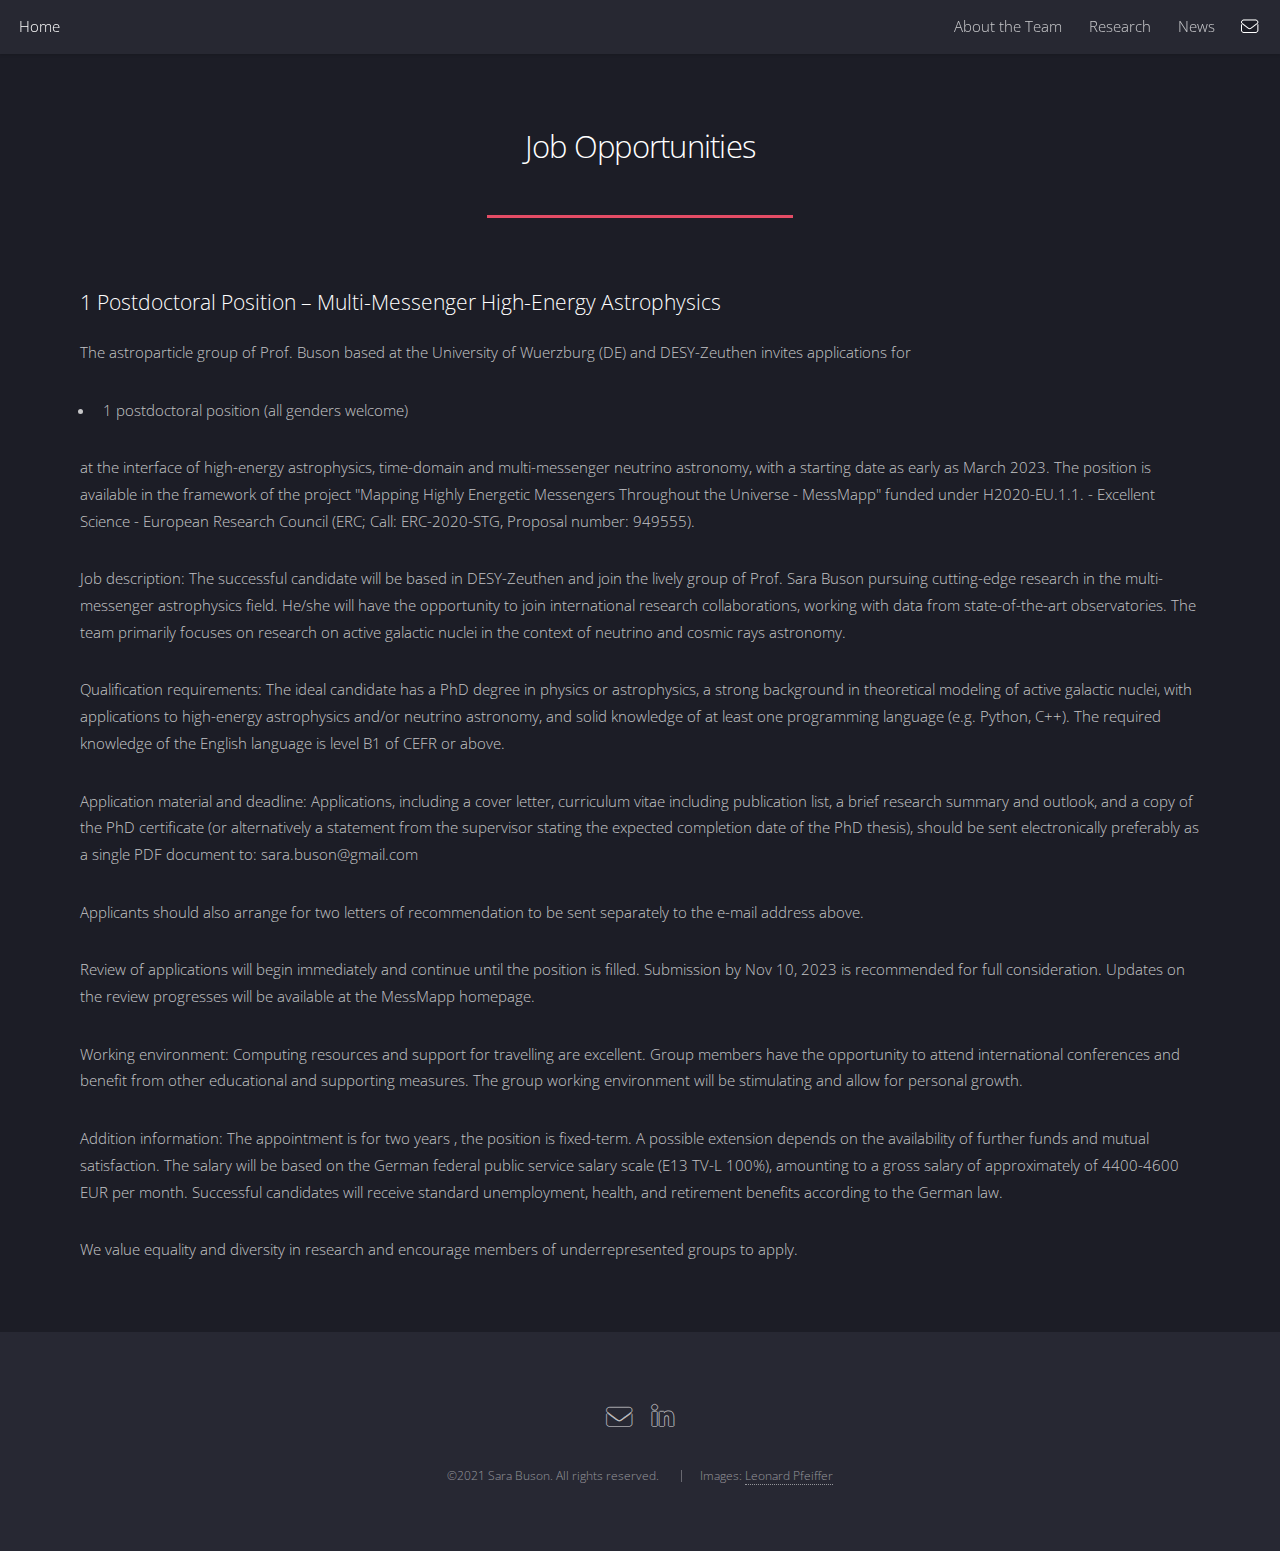
<file: news_position_ad.html>
<!DOCTYPE HTML>
<!--
	Landed by HTML5 UP
	html5up.net | @ajlkn
	Free for personal and commercial use under the CCA 3.0 license (html5up.net/license)
-->
<html lang="en-us">
<head>
	<title>Main | MessMapp Homepage</title>
	<meta charset="utf-8" />
	<meta name="description" content="MessMapp homepage. Project PI: Dr. Sara Buson, Professor at Chair for Astronomy, University of Wuerzburg, Germany." />
	<meta name="keywords" content="MessMapp, Sara Buson, scientist, astrophysicist, professor, multimessenger, multiwavelength, blazar, neutrino, erc, high-energy" />
	<meta name="author" content="Sara Buson" />
	<meta name="viewport" content="width=device-width, initial-scale=1, user-scalable=no" />
	<meta name="google-site-verification" content="dBAqKab-eXYfJytblZ2Mo2miKCJmGRPrvzNJMeSo7hg" />
	<link rel="stylesheet" href="assets/css/main.css" />
	<noscript><link rel="stylesheet" href="assets/css/noscript.css" /></noscript>
</head>
<body class="is-preload">
	<div id="page-wrapper">

		<!-- Header -->
		<header id="header">
			<h1 id="logo"><a href="index.html">Home</a></h1>
			<nav id="nav">
				<ul>
					<li><a href="group.html">About the Team</a></li>
					<li>
						<a href="research.html">Research</a>
						<ul>
							<li><a href="research.html">Research Focus</a></li>
							<li><a href="research.html#Publications">Publications</a></li>
						</ul>
					</li>
					<li>
						<a href="news.html">News</a>
						<ul>
							<li><a href="news.html">Latest News</a></li>
							<li><a href="news.html">News Archive</a></li>
						</ul>
					</li>
					<!--<li><a href="news_position_ad.html">Job Opportunities</a></li>-->
					<li><a href="mailto:sara.buson@uni-wuerzburg.de" class="icon solid alt fa-envelope"><span class="label"></span></a></li>
				</ul>
			</nav>
		</header>

		<!-- Main -->
		<div id="main" class="wrapper style1">
			<div class="container">
				<header class="major">
					<h2>Job Opportunities</h2>
				</header>

				<!-- Content -->
				<section id="content">
					<div class="content">
						<header>
							<h3>
								1 Postdoctoral Position –  Multi-Messenger High-Energy Astrophysics
							</h3>
						</header>
						<p>The astroparticle group of Prof. Buson based at the University of Wuerzburg (DE) and DESY-Zeuthen invites applications for  </p>
						<ul>
							<!-- <li>1 PhD student position (all genders welcome) </li> -->
						<li>1 postdoctoral position (all genders welcome)</li>
					</ul>
						<p>
							at the interface of high-energy astrophysics, time-domain and multi-messenger neutrino astronomy, with a starting date as early as March 2023. The position is available in the framework of the project "Mapping Highly Energetic Messengers Throughout the Universe - MessMapp" funded under H2020-EU.1.1. - Excellent Science - European Research Council (ERC; Call: ERC-2020-STG, Proposal number: 949555). 
					</p><p>
						Job description: The successful candidate will be based in DESY-Zeuthen and join the lively group of Prof. Sara Buson pursuing cutting-edge research in the multi-messenger astrophysics field. He/she will have the opportunity to join international research collaborations, working with data from state-of-the-art observatories. The team primarily focuses on research on active galactic nuclei in the context of neutrino and cosmic rays astronomy.
					</p><p>
						Qualification requirements: The ideal candidate has a PhD degree in physics or astrophysics, a strong background in theoretical modeling of active galactic nuclei, with applications to high-energy astrophysics and/or neutrino astronomy, and solid knowledge of at least one programming language (e.g. Python, C++). The required knowledge of the English language is level B1 of CEFR or above.  
					</p><p>
						Application material and deadline:  Applications, including a cover letter, curriculum vitae including publication list, a brief research summary and outlook, and a copy of the PhD certificate (or alternatively a statement from the supervisor stating the expected completion date of the PhD thesis), should be sent electronically preferably as a single PDF document to:  sara.buson@gmail.com   
					</p><p>
						Applicants should also arrange for two letters of recommendation to be sent separately to the e-mail address above.  
					</p><p>
						Review of applications will begin immediately and continue until the position is filled. Submission by Nov 10, 2023 is recommended for full consideration. Updates on the review progresses will be available at the MessMapp homepage.
					</p><p>
						Working environment:  Computing resources and support for travelling are excellent. Group members have the opportunity to attend international conferences and benefit from other educational and supporting measures. The group working environment will be stimulating and allow for personal growth.  
					</p><p>
						Addition information: The appointment is for two years , the position is fixed-term. A possible extension depends on the availability of further funds and mutual satisfaction. The salary will be based on the German federal public service salary scale (E13 TV-L 100%), amounting to a gross salary of approximately of 4400-4600 EUR per month. Successful candidates will receive standard unemployment, health, and retirement benefits according to the German law.  
					</p>
					<p> We value equality and diversity in research and encourage members of underrepresented groups to apply.</p>
				</div>
			</section>

		</div>
	</div>


	<!-- Footer -->
							<footer id="footer">
								<ul class="icons">
									<li><a href="mailto:sara.buson@astro.uni-wuerzburg.de" class="icon solid alt fa-envelope"><span class="label">Email</span></a></li>
									<li><a href="https://www.linkedin.com/in/sara-buson/" class="icon brands alt fa-linkedin-in"><span class="label">LinkedIn</span></a></li>
									<!--	<li><a href="#" class="icon brands alt fa-github"><span class="label">GitHub</span></a></li>
					<li><a href="#" class="icon brands alt fa-twitter"><span class="label">Twitter</span></a></li>
					<li><a href="#" class="icon brands alt fa-facebook-f"><span class="label">Facebook</span></a></li>
					<li><a href="#" class="icon brands alt fa-instagram"><span class="label">Instagram</span></a></li>
			-->
								</ul>
								<ul class="copyright">
									<li>&copy;2021 Sara Buson. All rights reserved.</li>
									<li>
										Images:
										<a href="mailto: pfeiffer.leo@gmail.com">Leonard Pfeiffer</a>
									</li>
								</ul>

							</footer>

</div>

	<!-- Scripts -->
	<script src="assets/js/jquery.min.js"></script>
	<script src="assets/js/jquery.scrolly.min.js"></script>
	<script src="assets/js/jquery.dropotron.min.js"></script>
	<script src="assets/js/jquery.scrollex.min.js"></script>
	<script src="assets/js/browser.min.js"></script>
	<script src="assets/js/breakpoints.min.js"></script>
	<script src="assets/js/util.js"></script>
	<script src="assets/js/main.js"></script>

</body>
</html>
</file>
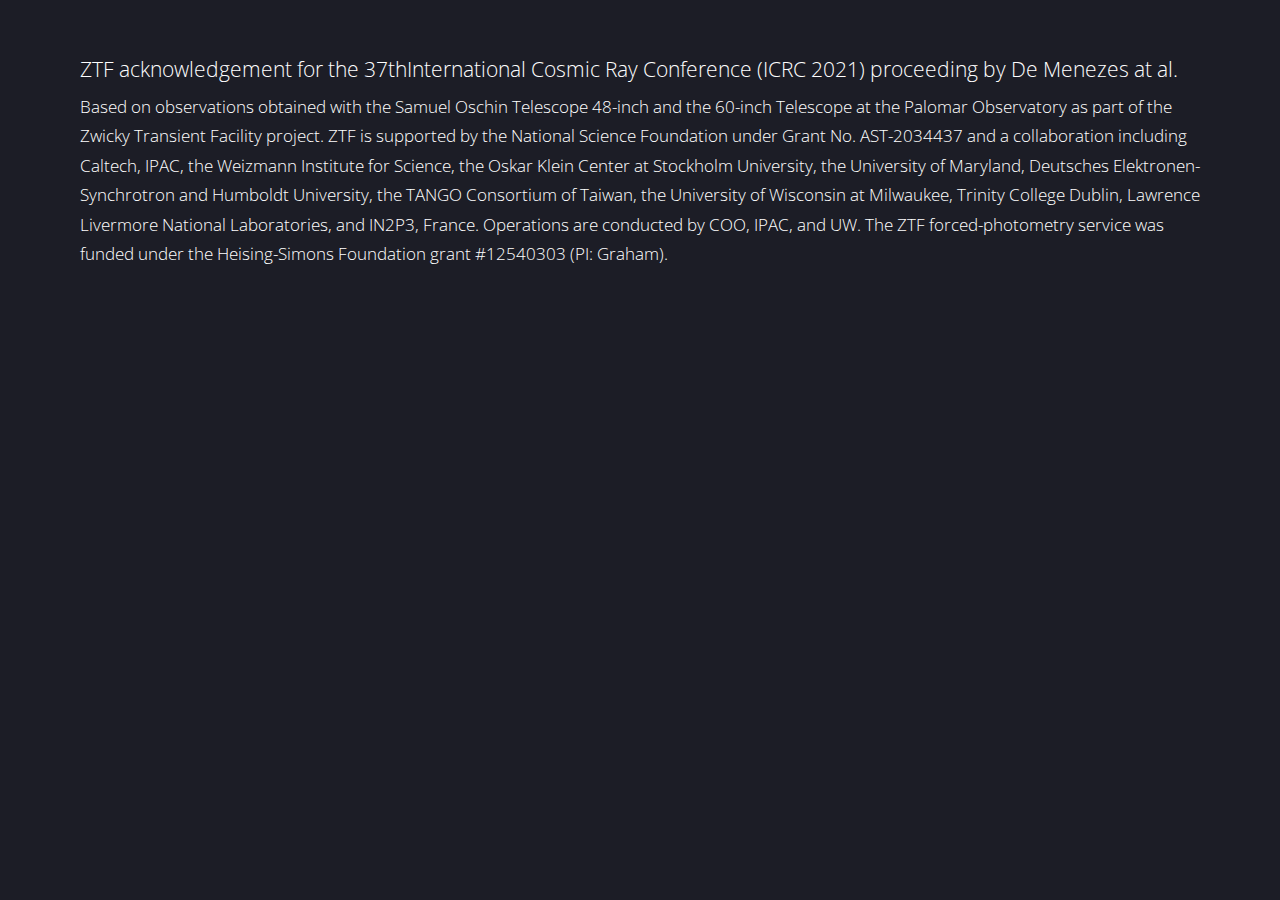
<file: extra/acknowledgementZTF.html>
<!DOCTYPE HTML>
<!--
	Landed by HTML5 UP
	html5up.net | @ajlkn
	Free for personal and commercial use under the CCA 3.0 license (html5up.net/license)
-->
<html>
	<head>
		<title>ZTF acknowledgement for ICRC 2021 proceeding | MessMapp Homepage</title>
		<meta charset="utf-8" />
		<meta name="viewport" content="width=device-width, initial-scale=1, user-scalable=no" />
		<link rel="stylesheet" href="../assets/css/main.css" />
		<noscript><link rel="stylesheet" href="../assets/css/noscript.css" /></noscript>
	</head>
	<body class="is-preload">
		<div id="page-wrapper">

			<!-- Main -->
					<div class="container">
						<!-- Content -->
							<section id="content">
								<div class="content">
									<header>
										<h3>ZTF acknowledgement for the 37thInternational Cosmic Ray Conference (ICRC 2021) proceeding by De Menezes at al.</h3>
										<p>Based on observations obtained with the Samuel Oschin Telescope 48-inch and the 60-inch Telescope at the Palomar Observatory as part of the Zwicky Transient Facility project. ZTF is supported by the National Science Foundation under Grant No. AST-2034437 and a collaboration including Caltech, IPAC, the Weizmann Institute for Science, the Oskar Klein Center at Stockholm University, the University of Maryland, Deutsches Elektronen-Synchrotron and Humboldt University, the TANGO Consortium of Taiwan, the University of Wisconsin at Milwaukee, Trinity College Dublin, Lawrence Livermore National Laboratories, and IN2P3, France. Operations are conducted by COO, IPAC, and UW. The ZTF forced-photometry service was funded under the Heising-Simons Foundation grant #12540303 (PI: Graham).</p>
									</header>
		</div>
		</div>

	</body>
</html>
</file>
<file: assets/css/noscript.css>
/*
	Landed by HTML5 UP
	html5up.net | @ajlkn
	Free for personal and commercial use under the CCA 3.0 license (html5up.net/license)
*/

/* Loader */

	body.landing.is-preload:before {
		display: none;
	}

	body.landing.is-preload:after {
		display: none;
	}
</file>
<file: assets/css/main.css>
@import url("fontawesome-all.min.css");
@import url("https://fonts.googleapis.com/css?family=Roboto:100,300,100italic,300italic");
/* SB added */
@import url("https://fonts.googleapis.com/css2?family=Open+Sans&family=Roboto&family=Space+Mono&display=swap");

/*
	Landed by HTML5 UP
	html5up.net | @ajlkn
	Free for personal and commercial use under the CCA 3.0 license (html5up.net/license)
*/

html, body, div, span, applet, object,
iframe, h1, h2, h3, h4, h5, h6, p, blockquote,
pre, a, abbr, acronym, address, big, cite,
code, del, dfn, em, img, ins, kbd, q, s, samp,
small, strike, strong, sub, sup, tt, var, b,
u, i, center, dl, dt, dd, ol, ul, li, fieldset,
form, label, legend, table, caption, tbody,
tfoot, thead, tr, th, td, article, aside,
canvas, details, embed, figure, figcaption,
footer, header, hgroup, menu, nav, output, ruby,
section, summary, time, mark, audio, video {
	margin: 0;
	padding: 0;
	border: 0;
	font-size: 100%;
	font: inherit;
	vertical-align: baseline;}

article, aside, details, figcaption, figure,
footer, header, hgroup, menu, nav, section {
	display: block;}

body {
	line-height: 1;
}

ol, ul {
	list-style: none;
}

blockquote, q {
	quotes: none;
}

	blockquote:before, blockquote:after, q:before, q:after {
		content: '';
		content: none;
	}

table {
	border-collapse: collapse;
	border-spacing: 0;
}

body {
	-webkit-text-size-adjust: none;
}

mark {
	background-color: transparent;
	color: inherit;
}

input::-moz-focus-inner {
	border: 0;
	padding: 0;
}

input, select, textarea {
	-moz-appearance: none;
	-webkit-appearance: none;
	-ms-appearance: none;
	appearance: none;
}

/* Basic */

	html {
		box-sizing: border-box;
	}

	*, *:before, *:after {
		box-sizing: inherit;
	}

	html, body {
		background: #1c1d26;
	}

	body.is-preload *, body.is-preload *:before, body.is-preload *:after {
		-moz-animation: none !important;
		-webkit-animation: none !important;
		-ms-animation: none !important;
		animation: none !important;
		-moz-transition: none !important;
		-webkit-transition: none !important;
		-ms-transition: none !important;
		transition: none !important;
	}

	body, input, select, textarea {
		color: rgba(255, 255, 255, 0.75);
		font-family: "Roboto, Mono", Helvetica, sans-serif;
		font-size: 15pt;
		font-weight: 100;
		line-height: 1.75em;
	}

	a {
		-moz-transition: border-color 0.2s ease-in-out, color 0.2s ease-in-out;
		-webkit-transition: border-color 0.2s ease-in-out, color 0.2s ease-in-out;
		-ms-transition: border-color 0.2s ease-in-out, color 0.2s ease-in-out;
		transition: border-color 0.2s ease-in-out, color 0.2s ease-in-out;
		border-bottom: dotted 1px;
		color: #e44c65;
		text-decoration: none;
	}

		a:hover {
			color: #e44c65 !important;
			border-bottom-color: transparent;
		}

	strong, b {
		color: #ffffff;
		font-weight: 300;
	}

	em, i {
		font-style: italic;
	}

	p {
		margin: 0 0 2em 0;
	}

	h1, h2, h3, h4, h5, h6 {
		color: #ffffff;
		font-weight: 300;
		line-height: 1em;
		margin: 0 0 1em 0;
	}

		h1 a, h2 a, h3 a, h4 a, h5 a, h6 a {
			color: inherit;
			border: 0;
		}

	h2 {
		font-size: 2em;
		line-height: 1.5em;
		letter-spacing: -0.025em;
	}

	h3 {
		font-size: 1.35em;
		line-height: 1.5em;
	}

	h4 {
		font-size: 1.1em;
		line-height: 1.5em;
	}

	h5 {
		font-size: 0.9em;
		line-height: 1.5em;
	}

	h6 {
		font-size: 0.7em;
		line-height: 1.5em;
	}

	sub {
		font-size: 0.8em;
		position: relative;
		top: 0.5em;
	}

	sup {
		font-size: 0.8em;
		position: relative;
		top: -0.5em;
	}

	hr {
		border: 0;
		border-bottom: solid 1px rgba(255, 255, 255, 0.3);
		margin: 3em 0;
	}

		hr.major {
			margin: 4em 0;
		}

	blockquote {
		border-left: solid 4px rgba(255, 255, 255, 0.3);
		font-style: italic;
		margin: 0 0 2em 0;
		padding: 0.5em 0 0.5em 2em;
	}

	code {
		background: rgba(255, 255, 255, 0.075);
		border-radius: 4px;
		font-family: "Courier New", monospace;
		font-size: 0.9em;
		margin: 0 0.25em;
		padding: 0.25em 0.65em;
	}

	pre {
		-webkit-overflow-scrolling: touch;
		font-family: "Courier New", monospace;
		font-size: 0.9em;
		margin: 0 0 2em 0;
	}

		pre code {
			display: block;
			line-height: 1.75em;
			padding: 1em 1.5em;
			overflow-x: auto;
		}

	.align-left {
		text-align: left;
	}

	.align-center {
		text-align: center;
	}

	.align-right {
		text-align: right;
	}

/* Loader */

	@-moz-keyframes spinner-show {
		0% {
			opacity: 0;
		}

		100% {
			opacity: 1;
		}
	}

	@-webkit-keyframes spinner-show {
		0% {
			opacity: 0;
		}

		100% {
			opacity: 1;
		}
	}

	@-ms-keyframes spinner-show {
		0% {
			opacity: 0;
		}

		100% {
			opacity: 1;
		}
	}

	@keyframes spinner-show {
		0% {
			opacity: 0;
		}

		100% {
			opacity: 1;
		}
	}

	@-moz-keyframes spinner-hide {
		0% {
			color: rgba(255, 255, 255, 0.15);
			z-index: 100001;
			-moz-transform: scale(1) rotate(0deg);
			-webkit-transform: scale(1) rotate(0deg);
			-ms-transform: scale(1) rotate(0deg);
			transform: scale(1) rotate(0deg);
		}

		99% {
			color: #1c1d26;
			z-index: 100001;
			-moz-transform: scale(0.5) rotate(360deg);
			-webkit-transform: scale(0.5) rotate(360deg);
			-ms-transform: scale(0.5) rotate(360deg);
			transform: scale(0.5) rotate(360deg);
		}

		100% {
			color: #1c1d26;
			z-index: -1;
			-moz-transform: scale(0.5) rotate(360deg);
			-webkit-transform: scale(0.5) rotate(360deg);
			-ms-transform: scale(0.5) rotate(360deg);
			transform: scale(0.5) rotate(360deg);
		}
	}

	@-webkit-keyframes spinner-hide {
		0% {
			color: rgba(255, 255, 255, 0.15);
			z-index: 100001;
			-moz-transform: scale(1) rotate(0deg);
			-webkit-transform: scale(1) rotate(0deg);
			-ms-transform: scale(1) rotate(0deg);
			transform: scale(1) rotate(0deg);
		}

		99% {
			color: #1c1d26;
			z-index: 100001;
			-moz-transform: scale(0.5) rotate(360deg);
			-webkit-transform: scale(0.5) rotate(360deg);
			-ms-transform: scale(0.5) rotate(360deg);
			transform: scale(0.5) rotate(360deg);
		}

		100% {
			color: #1c1d26;
			z-index: -1;
			-moz-transform: scale(0.5) rotate(360deg);
			-webkit-transform: scale(0.5) rotate(360deg);
			-ms-transform: scale(0.5) rotate(360deg);
			transform: scale(0.5) rotate(360deg);
		}
	}

	@-ms-keyframes spinner-hide {
		0% {
			color: rgba(255, 255, 255, 0.15);
			z-index: 100001;
			-moz-transform: scale(1) rotate(0deg);
			-webkit-transform: scale(1) rotate(0deg);
			-ms-transform: scale(1) rotate(0deg);
			transform: scale(1) rotate(0deg);
		}

		99% {
			color: #1c1d26;
			z-index: 100001;
			-moz-transform: scale(0.5) rotate(360deg);
			-webkit-transform: scale(0.5) rotate(360deg);
			-ms-transform: scale(0.5) rotate(360deg);
			transform: scale(0.5) rotate(360deg);
		}

		100% {
			color: #1c1d26;
			z-index: -1;
			-moz-transform: scale(0.5) rotate(360deg);
			-webkit-transform: scale(0.5) rotate(360deg);
			-ms-transform: scale(0.5) rotate(360deg);
			transform: scale(0.5) rotate(360deg);
		}
	}

	@keyframes spinner-hide {
		0% {
			color: rgba(255, 255, 255, 0.15);
			z-index: 100001;
			-moz-transform: scale(1) rotate(0deg);
			-webkit-transform: scale(1) rotate(0deg);
			-ms-transform: scale(1) rotate(0deg);
			transform: scale(1) rotate(0deg);
		}

		99% {
			color: #1c1d26;
			z-index: 100001;
			-moz-transform: scale(0.5) rotate(360deg);
			-webkit-transform: scale(0.5) rotate(360deg);
			-ms-transform: scale(0.5) rotate(360deg);
			transform: scale(0.5) rotate(360deg);
		}

		100% {
			color: #1c1d26;
			z-index: -1;
			-moz-transform: scale(0.5) rotate(360deg);
			-webkit-transform: scale(0.5) rotate(360deg);
			-ms-transform: scale(0.5) rotate(360deg);
			transform: scale(0.5) rotate(360deg);
		}
	}

	@-moz-keyframes spinner-rotate {
		0% {
			-moz-transform: scale(1) rotate(0deg);
			-webkit-transform: scale(1) rotate(0deg);
			-ms-transform: scale(1) rotate(0deg);
			transform: scale(1) rotate(0deg);
		}

		100% {
			-moz-transform: scale(1) rotate(360deg);
			-webkit-transform: scale(1) rotate(360deg);
			-ms-transform: scale(1) rotate(360deg);
			transform: scale(1) rotate(360deg);
		}
	}

	@-webkit-keyframes spinner-rotate {
		0% {
			-moz-transform: scale(1) rotate(0deg);
			-webkit-transform: scale(1) rotate(0deg);
			-ms-transform: scale(1) rotate(0deg);
			transform: scale(1) rotate(0deg);
		}

		100% {
			-moz-transform: scale(1) rotate(360deg);
			-webkit-transform: scale(1) rotate(360deg);
			-ms-transform: scale(1) rotate(360deg);
			transform: scale(1) rotate(360deg);
		}
	}

	@-ms-keyframes spinner-rotate {
		0% {
			-moz-transform: scale(1) rotate(0deg);
			-webkit-transform: scale(1) rotate(0deg);
			-ms-transform: scale(1) rotate(0deg);
			transform: scale(1) rotate(0deg);
		}

		100% {
			-moz-transform: scale(1) rotate(360deg);
			-webkit-transform: scale(1) rotate(360deg);
			-ms-transform: scale(1) rotate(360deg);
			transform: scale(1) rotate(360deg);
		}
	}

	@keyframes spinner-rotate {
		0% {
			-moz-transform: scale(1) rotate(0deg);
			-webkit-transform: scale(1) rotate(0deg);
			-ms-transform: scale(1) rotate(0deg);
			transform: scale(1) rotate(0deg);
		}

		100% {
			-moz-transform: scale(1) rotate(360deg);
			-webkit-transform: scale(1) rotate(360deg);
			-ms-transform: scale(1) rotate(360deg);
			transform: scale(1) rotate(360deg);
		}
	}

	@-moz-keyframes overlay-hide {
		0% {
			opacity: 1;
			z-index: 100000;
		}

		15% {
			opacity: 1;
			z-index: 100000;
		}

		99% {
			opacity: 0;
			z-index: 100000;
		}

		100% {
			opacity: 0;
			z-index: -1;
		}
	}

	@-webkit-keyframes overlay-hide {
		0% {
			opacity: 1;
			z-index: 100000;
		}

		15% {
			opacity: 1;
			z-index: 100000;
		}

		99% {
			opacity: 0;
			z-index: 100000;
		}

		100% {
			opacity: 0;
			z-index: -1;
		}
	}

	@-ms-keyframes overlay-hide {
		0% {
			opacity: 1;
			z-index: 100000;
		}

		15% {
			opacity: 1;
			z-index: 100000;
		}

		99% {
			opacity: 0;
			z-index: 100000;
		}

		100% {
			opacity: 0;
			z-index: -1;
		}
	}

	@keyframes overlay-hide {
		0% {
			opacity: 1;
			z-index: 100000;
		}

		15% {
			opacity: 1;
			z-index: 100000;
		}

		99% {
			opacity: 0;
			z-index: 100000;
		}

		100% {
			opacity: 0;
			z-index: -1;
		}
	}

	body.landing {
		text-decoration: none;
	}

		body.landing:before {
			-moz-osx-font-smoothing: grayscale;
			-webkit-font-smoothing: antialiased;
			display: inline-block;
			font-style: normal;
			font-variant: normal;
			text-rendering: auto;
			line-height: 1;
			text-transform: none !important;
			font-family: 'Font Awesome 5 Free';
			font-weight: 900;
		}

		body.landing:before {
			-moz-animation: spinner-show 1.5s 1 0.25s ease forwards, spinner-hide 0.25s ease-in-out forwards !important;
			-webkit-animation: spinner-show 1.5s 1 0.25s ease forwards, spinner-hide 0.25s ease-in-out forwards !important;
			-ms-animation: spinner-show 1.5s 1 0.25s ease forwards, spinner-hide 0.25s ease-in-out forwards !important;
			animation: spinner-show 1.5s 1 0.25s ease forwards, spinner-hide 0.25s ease-in-out forwards !important;
			-moz-transform-origin: 50% 50%;
			-webkit-transform-origin: 50% 50%;
			-ms-transform-origin: 50% 50%;
			transform-origin: 50% 50%;
			color: rgba(255, 255, 255, 0.15);
			content: '\f1ce';
			cursor: default;
			display: block;
			font-size: 2em;
			height: 2em;
			left: 50%;
			line-height: 2em;
			margin: -1em 0 0 -1em;
			opacity: 0;
			position: fixed;
			text-align: center;
			top: 50%;
			width: 2em;
			z-index: -1;
		}

		body.landing:after {
			-moz-animation: overlay-hide 1.5s ease-in forwards !important;
			-webkit-animation: overlay-hide 1.5s ease-in forwards !important;
			-ms-animation: overlay-hide 1.5s ease-in forwards !important;
			animation: overlay-hide 1.5s ease-in forwards !important;
			background: #1c1d26;
			content: '';
			display: block;
			height: 100%;
			left: 0;
			opacity: 0;
			position: fixed;
			top: 0;
			width: 100%;
			z-index: -1;
		}

		body.landing.is-preload:before {
			-moz-animation: spinner-show 1.5s 1 0.25s ease forwards, spinner-rotate 0.75s infinite linear !important;
			-webkit-animation: spinner-show 1.5s 1 0.25s ease forwards, spinner-rotate 0.75s infinite linear !important;
			-ms-animation: spinner-show 1.5s 1 0.25s ease forwards, spinner-rotate 0.75s infinite linear !important;
			animation: spinner-show 1.5s 1 0.25s ease forwards, spinner-rotate 0.75s infinite linear !important;
			z-index: 100001;
		}

		body.landing.is-preload:after {
			-moz-animation: none !important;
			-webkit-animation: none !important;
			-ms-animation: none !important;
			animation: none !important;
			opacity: 1;
			z-index: 100000;
		}

	@media (-webkit-min-device-pixel-ratio: 2) {

		body.landing:before {
			line-height: 2.025em;
		}

	}

/* Container */

	.container {
		margin: 0 auto;
		max-width: calc(100% - 4em);
		width: 70em;
	}

		.container.xsmall {
			width: 17.5em;
		}

		.container.small {
			width: 35em;
		}

		.container.medium {
			width: 52.5em;
		}

		.container.large {
			width: 87.5em;
		}

		.container.xlarge {
			width: 105em;
		}

		.container.max {
			width: 100%;
		}

		@media screen and (max-width: 1280px) {

			.container {
				width: 90%;
				max-width: 100%;
			}

		}

		@media screen and (max-width: 980px) {

			.container {
				width: 100% !important;
			}

		}

/* Row */

	.row {
		display: flex;
		flex-wrap: wrap;
		box-sizing: border-box;
		align-items: stretch;
	}

		.row > * {
			box-sizing: border-box;
		}

		.row.gtr-uniform > * > :last-child {
			margin-bottom: 0;
		}

		.row.aln-left {
			justify-content: flex-start;
		}

		.row.aln-center {
			justify-content: center;
		}

		.row.aln-right {
			justify-content: flex-end;
		}

		.row.aln-top {
			align-items: flex-start;
		}

		.row.aln-middle {
			align-items: center;
		}

		.row.aln-bottom {
			align-items: flex-end;
		}

		.row > .imp {
			order: -1;
		}

		.row > .col-1 {
			width: 8.33333%;
		}

		.row > .off-1 {
			margin-left: 8.33333%;
		}

		.row > .col-2 {
			width: 16.66667%;
		}

		.row > .off-2 {
			margin-left: 16.66667%;
		}

		.row > .col-3 {
			width: 25%;
		}

		.row > .off-3 {
			margin-left: 25%;
		}

		.row > .col-4 {
			width: 33.33333%;
		}

		.row > .off-4 {
			margin-left: 33.33333%;
		}

		.row > .col-5 {
			width: 41.66667%;
		}

		.row > .off-5 {
			margin-left: 41.66667%;
		}

		.row > .col-6 {
			width: 50%;
		}

		.row > .off-6 {
			margin-left: 50%;
		}

		.row > .col-7 {
			width: 58.33333%;
		}

		.row > .off-7 {
			margin-left: 58.33333%;
		}

		.row > .col-8 {
			width: 66.66667%;
		}

		.row > .off-8 {
			margin-left: 66.66667%;
		}

		.row > .col-9 {
			width: 75%;
		}

		.row > .off-9 {
			margin-left: 75%;
		}

		.row > .col-10 {
			width: 83.33333%;
		}

		.row > .off-10 {
			margin-left: 83.33333%;
		}

		.row > .col-11 {
			width: 91.66667%;
		}

		.row > .off-11 {
			margin-left: 91.66667%;
		}

		.row > .col-12 {
			width: 100%;
		}

		.row > .off-12 {
			margin-left: 100%;
		}

		.row.gtr-0 {
			margin-top: 0;
			margin-left: 0em;
		}

			.row.gtr-0 > * {
				padding: 0 0 0 0em;
			}

			.row.gtr-0.gtr-uniform {
				margin-top: 0em;
			}

				.row.gtr-0.gtr-uniform > * {
					padding-top: 0em;
				}

		.row.gtr-25 {
			margin-top: 0;
			margin-left: -0.625em;
		}

			.row.gtr-25 > * {
				padding: 0 0 0 0.625em;
			}

			.row.gtr-25.gtr-uniform {
				margin-top: -0.625em;
			}

				.row.gtr-25.gtr-uniform > * {
					padding-top: 0.625em;
				}

		.row.gtr-50 {
			margin-top: 0;
			margin-left: -1.25em;
		}

			.row.gtr-50 > * {
				padding: 0 0 0 1.25em;
			}

			.row.gtr-50.gtr-uniform {
				margin-top: -1.25em;
			}

				.row.gtr-50.gtr-uniform > * {
					padding-top: 1.25em;
				}

		.row {
			margin-top: 0;
			margin-left: -2.5em;
		}

			.row > * {
				padding: 0 0 0 2.5em;
			}

			.row.gtr-uniform {
				margin-top: -2.5em;
			}

				.row.gtr-uniform > * {
					padding-top: 2.5em;
				}

		.row.gtr-150 {
			margin-top: 0;
			margin-left: -3.75em;
		}

			.row.gtr-150 > * {
				padding: 0 0 0 3.75em;
			}

			.row.gtr-150.gtr-uniform {
				margin-top: -3.75em;
			}

				.row.gtr-150.gtr-uniform > * {
					padding-top: 3.75em;
				}

		.row.gtr-200 {
			margin-top: 0;
			margin-left: -5em;
		}

			.row.gtr-200 > * {
				padding: 0 0 0 5em;
			}

			.row.gtr-200.gtr-uniform {
				margin-top: -5em;
			}

				.row.gtr-200.gtr-uniform > * {
					padding-top: 5em;
				}

		@media screen and (max-width: 1680px) {

			.row {
				display: flex;
				flex-wrap: wrap;
				box-sizing: border-box;
				align-items: stretch;
			}

				.row > * {
					box-sizing: border-box;
				}

				.row.gtr-uniform > * > :last-child {
					margin-bottom: 0;
				}

				.row.aln-left {
					justify-content: flex-start;
				}

				.row.aln-center {
					justify-content: center;
				}

				.row.aln-right {
					justify-content: flex-end;
				}

				.row.aln-top {
					align-items: flex-start;
				}

				.row.aln-middle {
					align-items: center;
				}

				.row.aln-bottom {
					align-items: flex-end;
				}

				.row > .imp-xlarge {
					order: -1;
				}

				.row > .col-1-xlarge {
					width: 8.33333%;
				}

				.row > .off-1-xlarge {
					margin-left: 8.33333%;
				}

				.row > .col-2-xlarge {
					width: 16.66667%;
				}

				.row > .off-2-xlarge {
					margin-left: 16.66667%;
				}

				.row > .col-3-xlarge {
					width: 25%;
				}

				.row > .off-3-xlarge {
					margin-left: 25%;
				}

				.row > .col-4-xlarge {
					width: 33.33333%;
				}

				.row > .off-4-xlarge {
					margin-left: 33.33333%;
				}

				.row > .col-5-xlarge {
					width: 41.66667%;
				}

				.row > .off-5-xlarge {
					margin-left: 41.66667%;
				}

				.row > .col-6-xlarge {
					width: 50%;
				}

				.row > .off-6-xlarge {
					margin-left: 50%;
				}

				.row > .col-7-xlarge {
					width: 58.33333%;
				}

				.row > .off-7-xlarge {
					margin-left: 58.33333%;
				}

				.row > .col-8-xlarge {
					width: 66.66667%;
				}

				.row > .off-8-xlarge {
					margin-left: 66.66667%;
				}

				.row > .col-9-xlarge {
					width: 75%;
				}

				.row > .off-9-xlarge {
					margin-left: 75%;
				}

				.row > .col-10-xlarge {
					width: 83.33333%;
				}

				.row > .off-10-xlarge {
					margin-left: 83.33333%;
				}

				.row > .col-11-xlarge {
					width: 91.66667%;
				}

				.row > .off-11-xlarge {
					margin-left: 91.66667%;
				}

				.row > .col-12-xlarge {
					width: 100%;
				}

				.row > .off-12-xlarge {
					margin-left: 100%;
				}

				.row.gtr-0 {
					margin-top: 0;
					margin-left: 0em;
				}

					.row.gtr-0 > * {
						padding: 0 0 0 0em;
					}

					.row.gtr-0.gtr-uniform {
						margin-top: 0em;
					}

						.row.gtr-0.gtr-uniform > * {
							padding-top: 0em;
						}

				.row.gtr-25 {
					margin-top: 0;
					margin-left: -0.625em;
				}

					.row.gtr-25 > * {
						padding: 0 0 0 0.625em;
					}

					.row.gtr-25.gtr-uniform {
						margin-top: -0.625em;
					}

						.row.gtr-25.gtr-uniform > * {
							padding-top: 0.625em;
						}

				.row.gtr-50 {
					margin-top: 0;
					margin-left: -1.25em;
				}

					.row.gtr-50 > * {
						padding: 0 0 0 1.25em;
					}

					.row.gtr-50.gtr-uniform {
						margin-top: -1.25em;
					}

						.row.gtr-50.gtr-uniform > * {
							padding-top: 1.25em;
						}

				.row {
					margin-top: 0;
					margin-left: -2.5em;
				}

					.row > * {
						padding: 0 0 0 2.5em;
					}

					.row.gtr-uniform {
						margin-top: -2.5em;
					}

						.row.gtr-uniform > * {
							padding-top: 2.5em;
						}

				.row.gtr-150 {
					margin-top: 0;
					margin-left: -3.75em;
				}

					.row.gtr-150 > * {
						padding: 0 0 0 3.75em;
					}

					.row.gtr-150.gtr-uniform {
						margin-top: -3.75em;
					}

						.row.gtr-150.gtr-uniform > * {
							padding-top: 3.75em;
						}

				.row.gtr-200 {
					margin-top: 0;
					margin-left: -5em;
				}

					.row.gtr-200 > * {
						padding: 0 0 0 5em;
					}

					.row.gtr-200.gtr-uniform {
						margin-top: -5em;
					}

						.row.gtr-200.gtr-uniform > * {
							padding-top: 5em;
						}

		}

		@media screen and (max-width: 1280px) {

			.row {
				display: flex;
				flex-wrap: wrap;
				box-sizing: border-box;
				align-items: stretch;
			}

				.row > * {
					box-sizing: border-box;
				}

				.row.gtr-uniform > * > :last-child {
					margin-bottom: 0;
				}

				.row.aln-left {
					justify-content: flex-start;
				}

				.row.aln-center {
					justify-content: center;
				}

				.row.aln-right {
					justify-content: flex-end;
				}

				.row.aln-top {
					align-items: flex-start;
				}

				.row.aln-middle {
					align-items: center;
				}

				.row.aln-bottom {
					align-items: flex-end;
				}

				.row > .imp-large {
					order: -1;
				}

				.row > .col-1-large {
					width: 8.33333%;
				}

				.row > .off-1-large {
					margin-left: 8.33333%;
				}

				.row > .col-2-large {
					width: 16.66667%;
				}

				.row > .off-2-large {
					margin-left: 16.66667%;
				}

				.row > .col-3-large {
					width: 25%;
				}

				.row > .off-3-large {
					margin-left: 25%;
				}

				.row > .col-4-large {
					width: 33.33333%;
				}

				.row > .off-4-large {
					margin-left: 33.33333%;
				}

				.row > .col-5-large {
					width: 41.66667%;
				}

				.row > .off-5-large {
					margin-left: 41.66667%;
				}

				.row > .col-6-large {
					width: 50%;
				}

				.row > .off-6-large {
					margin-left: 50%;
				}

				.row > .col-7-large {
					width: 58.33333%;
				}

				.row > .off-7-large {
					margin-left: 58.33333%;
				}

				.row > .col-8-large {
					width: 66.66667%;
				}

				.row > .off-8-large {
					margin-left: 66.66667%;
				}

				.row > .col-9-large {
					width: 75%;
				}

				.row > .off-9-large {
					margin-left: 75%;
				}

				.row > .col-10-large {
					width: 83.33333%;
				}

				.row > .off-10-large {
					margin-left: 83.33333%;
				}

				.row > .col-11-large {
					width: 91.66667%;
				}

				.row > .off-11-large {
					margin-left: 91.66667%;
				}

				.row > .col-12-large {
					width: 100%;
				}

				.row > .off-12-large {
					margin-left: 100%;
				}

				.row.gtr-0 {
					margin-top: 0;
					margin-left: 0em;
				}

					.row.gtr-0 > * {
						padding: 0 0 0 0em;
					}

					.row.gtr-0.gtr-uniform {
						margin-top: 0em;
					}

						.row.gtr-0.gtr-uniform > * {
							padding-top: 0em;
						}

				.row.gtr-25 {
					margin-top: 0;
					margin-left: -0.625em;
				}

					.row.gtr-25 > * {
						padding: 0 0 0 0.625em;
					}

					.row.gtr-25.gtr-uniform {
						margin-top: -0.625em;
					}

						.row.gtr-25.gtr-uniform > * {
							padding-top: 0.625em;
						}

				.row.gtr-50 {
					margin-top: 0;
					margin-left: -1.25em;
				}

					.row.gtr-50 > * {
						padding: 0 0 0 1.25em;
					}

					.row.gtr-50.gtr-uniform {
						margin-top: -1.25em;
					}

						.row.gtr-50.gtr-uniform > * {
							padding-top: 1.25em;
						}

				.row {
					margin-top: 0;
					margin-left: -2.5em;
				}

					.row > * {
						padding: 0 0 0 2.5em;
					}

					.row.gtr-uniform {
						margin-top: -2.5em;
					}

						.row.gtr-uniform > * {
							padding-top: 2.5em;
						}

				.row.gtr-150 {
					margin-top: 0;
					margin-left: -3.75em;
				}

					.row.gtr-150 > * {
						padding: 0 0 0 3.75em;
					}

					.row.gtr-150.gtr-uniform {
						margin-top: -3.75em;
					}

						.row.gtr-150.gtr-uniform > * {
							padding-top: 3.75em;
						}

				.row.gtr-200 {
					margin-top: 0;
					margin-left: -5em;
				}

					.row.gtr-200 > * {
						padding: 0 0 0 5em;
					}

					.row.gtr-200.gtr-uniform {
						margin-top: -5em;
					}

						.row.gtr-200.gtr-uniform > * {
							padding-top: 5em;
						}

		}

		@media screen and (max-width: 980px) {

			.row {
				display: flex;
				flex-wrap: wrap;
				box-sizing: border-box;
				align-items: stretch;
			}

				.row > * {
					box-sizing: border-box;
				}

				.row.gtr-uniform > * > :last-child {
					margin-bottom: 0;
				}

				.row.aln-left {
					justify-content: flex-start;
				}

				.row.aln-center {
					justify-content: center;
				}

				.row.aln-right {
					justify-content: flex-end;
				}

				.row.aln-top {
					align-items: flex-start;
				}

				.row.aln-middle {
					align-items: center;
				}

				.row.aln-bottom {
					align-items: flex-end;
				}

				.row > .imp-medium {
					order: -1;
				}

				.row > .col-1-medium {
					width: 8.33333%;
				}

				.row > .off-1-medium {
					margin-left: 8.33333%;
				}

				.row > .col-2-medium {
					width: 16.66667%;
				}

				.row > .off-2-medium {
					margin-left: 16.66667%;
				}

				.row > .col-3-medium {
					width: 25%;
				}

				.row > .off-3-medium {
					margin-left: 25%;
				}

				.row > .col-4-medium {
					width: 33.33333%;
				}

				.row > .off-4-medium {
					margin-left: 33.33333%;
				}

				.row > .col-5-medium {
					width: 41.66667%;
				}

				.row > .off-5-medium {
					margin-left: 41.66667%;
				}

				.row > .col-6-medium {
					width: 50%;
				}

				.row > .off-6-medium {
					margin-left: 50%;
				}

				.row > .col-7-medium {
					width: 58.33333%;
				}

				.row > .off-7-medium {
					margin-left: 58.33333%;
				}

				.row > .col-8-medium {
					width: 66.66667%;
				}

				.row > .off-8-medium {
					margin-left: 66.66667%;
				}

				.row > .col-9-medium {
					width: 75%;
				}

				.row > .off-9-medium {
					margin-left: 75%;
				}

				.row > .col-10-medium {
					width: 83.33333%;
				}

				.row > .off-10-medium {
					margin-left: 83.33333%;
				}

				.row > .col-11-medium {
					width: 91.66667%;
				}

				.row > .off-11-medium {
					margin-left: 91.66667%;
				}

				.row > .col-12-medium {
					width: 100%;
				}

				.row > .off-12-medium {
					margin-left: 100%;
				}

				.row.gtr-0 {
					margin-top: 0;
					margin-left: 0em;
				}

					.row.gtr-0 > * {
						padding: 0 0 0 0em;
					}

					.row.gtr-0.gtr-uniform {
						margin-top: 0em;
					}

						.row.gtr-0.gtr-uniform > * {
							padding-top: 0em;
						}

				.row.gtr-25 {
					margin-top: 0;
					margin-left: -0.625em;
				}

					.row.gtr-25 > * {
						padding: 0 0 0 0.625em;
					}

					.row.gtr-25.gtr-uniform {
						margin-top: -0.625em;
					}

						.row.gtr-25.gtr-uniform > * {
							padding-top: 0.625em;
						}

				.row.gtr-50 {
					margin-top: 0;
					margin-left: -1.25em;
				}

					.row.gtr-50 > * {
						padding: 0 0 0 1.25em;
					}

					.row.gtr-50.gtr-uniform {
						margin-top: -1.25em;
					}

						.row.gtr-50.gtr-uniform > * {
							padding-top: 1.25em;
						}

				.row {
					margin-top: 0;
					margin-left: -2.5em;
				}

					.row > * {
						padding: 0 0 0 2.5em;
					}

					.row.gtr-uniform {
						margin-top: -2.5em;
					}

						.row.gtr-uniform > * {
							padding-top: 2.5em;
						}

				.row.gtr-150 {
					margin-top: 0;
					margin-left: -3.75em;
				}

					.row.gtr-150 > * {
						padding: 0 0 0 3.75em;
					}

					.row.gtr-150.gtr-uniform {
						margin-top: -3.75em;
					}

						.row.gtr-150.gtr-uniform > * {
							padding-top: 3.75em;
						}

				.row.gtr-200 {
					margin-top: 0;
					margin-left: -5em;
				}

					.row.gtr-200 > * {
						padding: 0 0 0 5em;
					}

					.row.gtr-200.gtr-uniform {
						margin-top: -5em;
					}

						.row.gtr-200.gtr-uniform > * {
							padding-top: 5em;
						}

		}

		@media screen and (max-width: 736px) {

			.row {
				display: flex;
				flex-wrap: wrap;
				box-sizing: border-box;
				align-items: stretch;
			}

				.row > * {
					box-sizing: border-box;
				}

				.row.gtr-uniform > * > :last-child {
					margin-bottom: 0;
				}

				.row.aln-left {
					justify-content: flex-start;
				}

				.row.aln-center {
					justify-content: center;
				}

				.row.aln-right {
					justify-content: flex-end;
				}

				.row.aln-top {
					align-items: flex-start;
				}

				.row.aln-middle {
					align-items: center;
				}

				.row.aln-bottom {
					align-items: flex-end;
				}

				.row > .imp-small {
					order: -1;
				}

				.row > .col-1-small {
					width: 8.33333%;
				}

				.row > .off-1-small {
					margin-left: 8.33333%;
				}

				.row > .col-2-small {
					width: 16.66667%;
				}

				.row > .off-2-small {
					margin-left: 16.66667%;
				}

				.row > .col-3-small {
					width: 25%;
				}

				.row > .off-3-small {
					margin-left: 25%;
				}

				.row > .col-4-small {
					width: 33.33333%;
				}

				.row > .off-4-small {
					margin-left: 33.33333%;
				}

				.row > .col-5-small {
					width: 41.66667%;
				}

				.row > .off-5-small {
					margin-left: 41.66667%;
				}

				.row > .col-6-small {
					width: 50%;
				}

				.row > .off-6-small {
					margin-left: 50%;
				}

				.row > .col-7-small {
					width: 58.33333%;
				}

				.row > .off-7-small {
					margin-left: 58.33333%;
				}

				.row > .col-8-small {
					width: 66.66667%;
				}

				.row > .off-8-small {
					margin-left: 66.66667%;
				}

				.row > .col-9-small {
					width: 75%;
				}

				.row > .off-9-small {
					margin-left: 75%;
				}

				.row > .col-10-small {
					width: 83.33333%;
				}

				.row > .off-10-small {
					margin-left: 83.33333%;
				}

				.row > .col-11-small {
					width: 91.66667%;
				}

				.row > .off-11-small {
					margin-left: 91.66667%;
				}

				.row > .col-12-small {
					width: 100%;
				}

				.row > .off-12-small {
					margin-left: 100%;
				}

				.row.gtr-0 {
					margin-top: 0;
					margin-left: 0em;
				}

					.row.gtr-0 > * {
						padding: 0 0 0 0em;
					}

					.row.gtr-0.gtr-uniform {
						margin-top: 0em;
					}

						.row.gtr-0.gtr-uniform > * {
							padding-top: 0em;
						}

				.row.gtr-25 {
					margin-top: 0;
					margin-left: -0.625em;
				}

					.row.gtr-25 > * {
						padding: 0 0 0 0.625em;
					}

					.row.gtr-25.gtr-uniform {
						margin-top: -0.625em;
					}

						.row.gtr-25.gtr-uniform > * {
							padding-top: 0.625em;
						}

				.row.gtr-50 {
					margin-top: 0;
					margin-left: -1.25em;
				}

					.row.gtr-50 > * {
						padding: 0 0 0 1.25em;
					}

					.row.gtr-50.gtr-uniform {
						margin-top: -1.25em;
					}

						.row.gtr-50.gtr-uniform > * {
							padding-top: 1.25em;
						}

				.row {
					margin-top: 0;
					margin-left: -2.5em;
				}

					.row > * {
						padding: 0 0 0 2.5em;
					}

					.row.gtr-uniform {
						margin-top: -2.5em;
					}

						.row.gtr-uniform > * {
							padding-top: 2.5em;
						}

				.row.gtr-150 {
					margin-top: 0;
					margin-left: -3.75em;
				}

					.row.gtr-150 > * {
						padding: 0 0 0 3.75em;
					}

					.row.gtr-150.gtr-uniform {
						margin-top: -3.75em;
					}

						.row.gtr-150.gtr-uniform > * {
							padding-top: 3.75em;
						}

				.row.gtr-200 {
					margin-top: 0;
					margin-left: -5em;
				}

					.row.gtr-200 > * {
						padding: 0 0 0 5em;
					}

					.row.gtr-200.gtr-uniform {
						margin-top: -5em;
					}

						.row.gtr-200.gtr-uniform > * {
							padding-top: 5em;
						}

		}

		@media screen and (max-width: 480px) {

			.row {
				display: flex;
				flex-wrap: wrap;
				box-sizing: border-box;
				align-items: stretch;
			}

				.row > * {
					box-sizing: border-box;
				}

				.row.gtr-uniform > * > :last-child {
					margin-bottom: 0;
				}

				.row.aln-left {
					justify-content: flex-start;
				}

				.row.aln-center {
					justify-content: center;
				}

				.row.aln-right {
					justify-content: flex-end;
				}

				.row.aln-top {
					align-items: flex-start;
				}

				.row.aln-middle {
					align-items: center;
				}

				.row.aln-bottom {
					align-items: flex-end;
				}

				.row > .imp-xsmall {
					order: -1;
				}

				.row > .col-1-xsmall {
					width: 8.33333%;
				}

				.row > .off-1-xsmall {
					margin-left: 8.33333%;
				}

				.row > .col-2-xsmall {
					width: 16.66667%;
				}

				.row > .off-2-xsmall {
					margin-left: 16.66667%;
				}

				.row > .col-3-xsmall {
					width: 25%;
				}

				.row > .off-3-xsmall {
					margin-left: 25%;
				}

				.row > .col-4-xsmall {
					width: 33.33333%;
				}

				.row > .off-4-xsmall {
					margin-left: 33.33333%;
				}

				.row > .col-5-xsmall {
					width: 41.66667%;
				}

				.row > .off-5-xsmall {
					margin-left: 41.66667%;
				}

				.row > .col-6-xsmall {
					width: 50%;
				}

				.row > .off-6-xsmall {
					margin-left: 50%;
				}

				.row > .col-7-xsmall {
					width: 58.33333%;
				}

				.row > .off-7-xsmall {
					margin-left: 58.33333%;
				}

				.row > .col-8-xsmall {
					width: 66.66667%;
				}

				.row > .off-8-xsmall {
					margin-left: 66.66667%;
				}

				.row > .col-9-xsmall {
					width: 75%;
				}

				.row > .off-9-xsmall {
					margin-left: 75%;
				}

				.row > .col-10-xsmall {
					width: 83.33333%;
				}

				.row > .off-10-xsmall {
					margin-left: 83.33333%;
				}

				.row > .col-11-xsmall {
					width: 91.66667%;
				}

				.row > .off-11-xsmall {
					margin-left: 91.66667%;
				}

				.row > .col-12-xsmall {
					width: 100%;
				}

				.row > .off-12-xsmall {
					margin-left: 100%;
				}

				.row.gtr-0 {
					margin-top: 0;
					margin-left: 0em;
				}

					.row.gtr-0 > * {
						padding: 0 0 0 0em;
					}

					.row.gtr-0.gtr-uniform {
						margin-top: 0em;
					}

						.row.gtr-0.gtr-uniform > * {
							padding-top: 0em;
						}

				.row.gtr-25 {
					margin-top: 0;
					margin-left: -0.625em;
				}

					.row.gtr-25 > * {
						padding: 0 0 0 0.625em;
					}

					.row.gtr-25.gtr-uniform {
						margin-top: -0.625em;
					}

						.row.gtr-25.gtr-uniform > * {
							padding-top: 0.625em;
						}

				.row.gtr-50 {
					margin-top: 0;
					margin-left: -1.25em;
				}

					.row.gtr-50 > * {
						padding: 0 0 0 1.25em;
					}

					.row.gtr-50.gtr-uniform {
						margin-top: -1.25em;
					}

						.row.gtr-50.gtr-uniform > * {
							padding-top: 1.25em;
						}

				.row {
					margin-top: 0;
					margin-left: -2.5em;
				}

					.row > * {
						padding: 0 0 0 2.5em;
					}

					.row.gtr-uniform {
						margin-top: -2.5em;
					}

						.row.gtr-uniform > * {
							padding-top: 2.5em;
						}

				.row.gtr-150 {
					margin-top: 0;
					margin-left: -3.75em;
				}

					.row.gtr-150 > * {
						padding: 0 0 0 3.75em;
					}

					.row.gtr-150.gtr-uniform {
						margin-top: -3.75em;
					}

						.row.gtr-150.gtr-uniform > * {
							padding-top: 3.75em;
						}

				.row.gtr-200 {
					margin-top: 0;
					margin-left: -5em;
				}

					.row.gtr-200 > * {
						padding: 0 0 0 5em;
					}

					.row.gtr-200.gtr-uniform {
						margin-top: -5em;
					}

						.row.gtr-200.gtr-uniform > * {
							padding-top: 5em;
						}

		}

/* Section/Article */

	section.special, article.special {
		text-align: center;
	}

	header p {
		color: #ffffff;
		position: relative;
		margin: 0 0 1.5em 0;
	}

	header h2 + p {
		font-size: 1.25em;
		margin-top: -1em;
		line-height: 1.75em;
	}

	header h3 + p {
		font-size: 1.1em;
		margin-top: -0.8em;
		line-height: 1.75em;
	}

	header h4 + p,
	header h5 + p,
	header h6 + p {
		font-size: 0.9em;
		margin-top: -0.6em;
		line-height: 1.5em;
	}

	header.major {
		margin: 0 0 4em 0;
		position: relative;
		text-align: center;
	}

		header.major:after {
			background: #e44c65;
			content: '';
			display: inline-block;
			height: 0.2em;
			max-width: 20em;
			width: 75%;
		}

	footer.major {
		margin: 4em 0 0 0;
	}

/* Form */

	form {
		margin: 0 0 2em 0;
	}

		form.cta {
			max-width: 35em;
			margin-left: auto;
			margin-right: auto;
		}

	label {
		color: #ffffff;
		display: block;
		font-size: 0.9em;
		font-weight: 300;
		margin: 0 0 1em 0;
	}

	input[type="text"],
	input[type="password"],
	input[type="email"],
	select,
	textarea {
		-moz-appearance: none;
		-webkit-appearance: none;
		-ms-appearance: none;
		appearance: none;
		-moz-transition: border-color 0.2s ease-in-out;
		-webkit-transition: border-color 0.2s ease-in-out;
		-ms-transition: border-color 0.2s ease-in-out;
		transition: border-color 0.2s ease-in-out;
		background: transparent;
		border-radius: 4px;
		border: solid 1px rgba(255, 255, 255, 0.3);
		color: inherit;
		display: block;
		outline: 0;
		padding: 0 1em;
		text-decoration: none;
		width: 100%;
	}

		input[type="text"]:invalid,
		input[type="password"]:invalid,
		input[type="email"]:invalid,
		select:invalid,
		textarea:invalid {
			box-shadow: none;
		}

		input[type="text"]:focus,
		input[type="password"]:focus,
		input[type="email"]:focus,
		select:focus,
		textarea:focus {
			border-color: #e44c65;
		}

	select {
		background-image: url("data:image/svg+xml;charset=utf8,%3Csvg xmlns='http://www.w3.org/2000/svg' width='40' height='40' preserveAspectRatio='none' viewBox='0 0 40 40'%3E%3Cpath d='M9.4,12.3l10.4,10.4l10.4-10.4c0.2-0.2,0.5-0.4,0.9-0.4c0.3,0,0.6,0.1,0.9,0.4l3.3,3.3c0.2,0.2,0.4,0.5,0.4,0.9 c0,0.4-0.1,0.6-0.4,0.9L20.7,31.9c-0.2,0.2-0.5,0.4-0.9,0.4c-0.3,0-0.6-0.1-0.9-0.4L4.3,17.3c-0.2-0.2-0.4-0.5-0.4-0.9 c0-0.4,0.1-0.6,0.4-0.9l3.3-3.3c0.2-0.2,0.5-0.4,0.9-0.4S9.1,12.1,9.4,12.3z' fill='rgba(255, 255, 255, 0.3)' /%3E%3C/svg%3E");
		background-size: 1.25rem;
		background-repeat: no-repeat;
		background-position: calc(100% - 1rem) center;
		height: 3em;
		padding-right: 3em;
		text-overflow: ellipsis;
	}

		select option {
			color: #ffffff;
			background: #1c1d26;
		}

		select:focus::-ms-value {
			background-color: transparent;
		}

		select::-ms-expand {
			display: none;
		}

	input[type="text"],
	input[type="password"],
	input[type="email"],
	select {
		height: 3em;
	}

	textarea {
		padding: 0.75em 1em;
	}

	input[type="checkbox"],
	input[type="radio"] {
		-moz-appearance: none;
		-webkit-appearance: none;
		-ms-appearance: none;
		appearance: none;
		display: block;
		float: left;
		margin-right: -2em;
		opacity: 0;
		width: 1em;
		z-index: -1;
	}

		input[type="checkbox"] + label,
		input[type="radio"] + label {
			text-decoration: none;
			color: rgba(255, 255, 255, 0.75);
			cursor: pointer;
			display: inline-block;
			font-size: 1em;
			font-weight: 100;
			padding-left: 2.55em;
			padding-right: 0.75em;
			position: relative;
		}

			input[type="checkbox"] + label:before,
			input[type="radio"] + label:before {
				-moz-osx-font-smoothing: grayscale;
				-webkit-font-smoothing: antialiased;
				display: inline-block;
				font-style: normal;
				font-variant: normal;
				text-rendering: auto;
				line-height: 1;
				text-transform: none !important;
				font-family: 'Font Awesome 5 Free';
				font-weight: 900;
			}

			input[type="checkbox"] + label:before,
			input[type="radio"] + label:before {
				border-radius: 4px;
				border: solid 1px rgba(255, 255, 255, 0.3);
				content: '';
				display: inline-block;
				font-size: 0.8em;
				height: 2.25em;
				left: 0;
				line-height: 2.25em;
				position: absolute;
				text-align: center;
				top: 0;
				width: 2.25em;
			}

		input[type="checkbox"]:checked + label:before,
		input[type="radio"]:checked + label:before {
			background: rgba(255, 255, 255, 0.25);
			color: #ffffff;
			content: '\f00c';
		}

		input[type="checkbox"]:focus + label:before,
		input[type="radio"]:focus + label:before {
			border-color: #e44c65;
		}

	input[type="checkbox"] + label:before {
		border-radius: 4px;
	}

	input[type="radio"] + label:before {
		border-radius: 100%;
	}

	::-webkit-input-placeholder {
		color: rgba(255, 255, 255, 0.5) !important;
		opacity: 1.0;
	}

	:-moz-placeholder {
		color: rgba(255, 255, 255, 0.5) !important;
		opacity: 1.0;
	}

	::-moz-placeholder {
		color: rgba(255, 255, 255, 0.5) !important;
		opacity: 1.0;
	}

	:-ms-input-placeholder {
		color: rgba(255, 255, 255, 0.5) !important;
		opacity: 1.0;
	}

/* Box */

	.box {
		border-radius: 4px;
		border: solid 1px rgba(255, 255, 255, 0.3);
		margin-bottom: 2em;
		padding: 1.5em;
	}

		.box > :last-child,
		.box > :last-child > :last-child,
		.box > :last-child > :last-child > :last-child {
			margin-bottom: 0;
		}

		.box.alt {
			border: 0;
			border-radius: 0;
			padding: 0;
		}

/* Icon */

	.icon {
		text-decoration: none;
		border-bottom: none;
		position: relative;
	}

		.icon:before {
			-moz-osx-font-smoothing: grayscale;
			-webkit-font-smoothing: antialiased;
			display: inline-block;
			font-style: normal;
			font-variant: normal;
			text-rendering: auto;
			line-height: 1;
			text-transform: none !important;
			font-family: 'Font Awesome 5 Free';
			font-weight: 400;
		}

		.icon > .label {
			display: none;
		}

		.icon:before {
			line-height: inherit;
		}

		.icon.solid:before {
			font-weight: 900 !important;
		}

		.icon.brands:before {
			font-family: 'Font Awesome 5 Brands' !important;
		}

		.icon.alt {
			text-decoration: none;
		}

			.icon.alt:before {
				-moz-osx-font-smoothing: grayscale;
				-webkit-font-smoothing: antialiased;
				display: inline-block;
				font-style: normal;
				font-variant: normal;
				text-rendering: auto;
				line-height: 1;
				text-transform: none !important;
				font-family: 'Font Awesome 5 Free';
				font-weight: 400;
			}

			.icon.alt:before {
				color: #1c1d26 !important;
				text-shadow: 1px 0 0 #ffffff, -1px 0 0 #ffffff, 0 1px 0 #ffffff, 0 -1px 0 #ffffff;
			}

		.icon.major {
			background: #272833;
			border-radius: 100%;
			cursor: default;
			display: inline-block;
			height: 6em;
			line-height: 5.65em;
			margin: 0 0 2em 0;
			text-align: center;
			width: 6em;
		}

			.icon.major:before {
				font-size: 2.25em;
			}

			.icon.major.alt {
				text-decoration: none;
			}

				.icon.major.alt:before {
					-moz-osx-font-smoothing: grayscale;
					-webkit-font-smoothing: antialiased;
					display: inline-block;
					font-style: normal;
					font-variant: normal;
					text-rendering: auto;
					line-height: 1;
					text-transform: none !important;
					font-family: 'Font Awesome 5 Free';
					font-weight: 400;
				}

				.icon.major.alt:before {
					color: #272833 !important;
					text-shadow: 1px 0 0 #ffffff, -1px 0 0 #ffffff, 0 1px 0 #ffffff, 0 -1px 0 #ffffff;
				}

/* Image */

	.image {
		border-radius: 4px;
		border: 0;
		display: inline-block;
		position: relative;
		overflow: hidden;
	}

		.image:before {
			content: '';
			display: block;
			position: absolute;
			left: 0;
			top: 0;
			background-image: url("images/overlay.png");
			width: 100%;
			height: 100%;
			z-index: 1;
		}

		.image img {
			border-radius: 4px;
			display: block;
		}

		.image.left {
			float: left;
			margin: 0 1.5em 1em 0;
			top: 0.25em;
		}

		.image.right {
			float: right;
			margin: 0 0 1em 1.5em;
			top: 0.25em;
		}

		.image.left, .image.right {
			max-width: 40%;
		}

			.image.left img, .image.right img {
				width: 100%;
			}

		.image.fit {
			display: block;
			margin: 0 0 2em 0;
			width: 100%;
		}

			.image.fit img {
				width: 100%;
			}

	/* Image NO overlay*/
		.imageNO {
			border-radius: 4px;
			border: 0;
			display: inline-block;
			position: relative;
			overflow: hidden;
		}

			.imageNO img {
				border-radius: 4px;
				display: block;
			}

			.imageNO.left {
				float: left;
				margin: 0 1.5em 1em 0;
				top: 0.25em;
			}

			.imageNO.right {
				float: right;
				margin: 0 0 1em 1.5em;
				top: 0.25em;
			}

			.imageNO.left, .imageNO.right {
				max-width: 50%;
			}

				.imageNO.left img, .imageNO.right img {
					width: 100%;
				}

			.imageNO.fit {
				display: block;
				margin: 0 0 2em 0;
				width: 100%;
			}

				.imageNO.fit img {
					width: 100%;
				}

			.imageNO.main {
				display: right;
				margin: 0 0 3rem 0;
				width: 70%;
			}

				.imageNO.main img {
					width: 100%;
				}

			.imageNO.half img{
				width: 70%;
				width: 400px;
		    	height: auto
			}

/* List */

	ol {
		list-style: decimal;
		margin: 0 0 2em 0;
		padding-left: 1.25em;
	}

		ol li {
			padding-left: 0.25em;
		}

	ul {
		list-style: disc;
		margin: 0 0 2em 0;
		padding-left: 1em;
	}

		ul li {
			padding-left: 0.5em;
		}

		ul.alt {
			list-style: none;
			padding-left: 0;
		}

			ul.alt li {
				border-top: solid 1px rgba(255, 255, 255, 0.3);
				padding: 0.5em 0;
			}

				ul.alt li:first-child {
					border-top: 0;
					padding-top: 0;
				}

	dl {
		margin: 0 0 2em 0;
	}

/* Icons */

	ul.icons {
		cursor: default;
		list-style: none;
		padding-left: 0;
	}

		ul.icons li {
			display: inline-block;
			height: 2.5em;
			line-height: 2.5em;
			padding: 0 0.5em;
		}

			ul.icons li .icon {
				font-size: 0.8em;
			}

				ul.icons li .icon:before {
					font-size: 2em;
				}

/* Actions */

	ul.actions {
		display: -moz-flex;
		display: -webkit-flex;
		display: -ms-flex;
		display: flex;
		cursor: default;
		list-style: none;
		margin-left: -1em;
		padding-left: 0;
	}

		ul.actions li {
			padding: 0 0 0 1em;
			vertical-align: middle;
		}

		ul.actions.special {
			-moz-justify-content: center;
			-webkit-justify-content: center;
			-ms-justify-content: center;
			justify-content: center;
			width: 100%;
			margin-left: 0;
		}

			ul.actions.special li:first-child {
				padding-left: 0;
			}

		ul.actions.stacked {
			-moz-flex-direction: column;
			-webkit-flex-direction: column;
			-ms-flex-direction: column;
			flex-direction: column;
			margin-left: 0;
		}

			ul.actions.stacked li {
				padding: 1.3em 0 0 0;
			}

				ul.actions.stacked li:first-child {
					padding-top: 0;
				}

		ul.actions.fit {
			width: calc(100% + 1em);
		}

			ul.actions.fit li {
				-moz-flex-grow: 1;
				-webkit-flex-grow: 1;
				-ms-flex-grow: 1;
				flex-grow: 1;
				-moz-flex-shrink: 1;
				-webkit-flex-shrink: 1;
				-ms-flex-shrink: 1;
				flex-shrink: 1;
				width: 100%;
			}

				ul.actions.fit li > * {
					width: 100%;
				}

			ul.actions.fit.stacked {
				width: 100%;
			}

		@media screen and (max-width: 480px) {

			ul.actions:not(.fixed) {
				-moz-flex-direction: column;
				-webkit-flex-direction: column;
				-ms-flex-direction: column;
				flex-direction: column;
				margin-left: 0;
				width: 100% !important;
			}

				ul.actions:not(.fixed) li {
					-moz-flex-grow: 1;
					-webkit-flex-grow: 1;
					-ms-flex-grow: 1;
					flex-grow: 1;
					-moz-flex-shrink: 1;
					-webkit-flex-shrink: 1;
					-ms-flex-shrink: 1;
					flex-shrink: 1;
					padding: 1em 0 0 0;
					text-align: center;
					width: 100%;
				}

					ul.actions:not(.fixed) li > * {
						width: 100%;
					}

					ul.actions:not(.fixed) li:first-child {
						padding-top: 0;
					}

					ul.actions:not(.fixed) li input[type="submit"],
					ul.actions:not(.fixed) li input[type="reset"],
					ul.actions:not(.fixed) li input[type="button"],
					ul.actions:not(.fixed) li button,
					ul.actions:not(.fixed) li .button {
						width: 100%;
					}

						ul.actions:not(.fixed) li input[type="submit"].icon:before,
						ul.actions:not(.fixed) li input[type="reset"].icon:before,
						ul.actions:not(.fixed) li input[type="button"].icon:before,
						ul.actions:not(.fixed) li button.icon:before,
						ul.actions:not(.fixed) li .button.icon:before {
							margin-left: -0.5em;
						}

		}

/* Table */

	.table-wrapper {
		-webkit-overflow-scrolling: touch;
		overflow-x: auto;
	}

	table {
		margin: 0 0 2em 0;
		width: 100%;
	}

		table tbody tr {
			border: solid 1px rgba(255, 255, 255, 0.3);
			border-left: 0;
			border-right: 0;
		}

			table tbody tr:nth-child(2n + 1) {
				background-color: rgba(255, 255, 255, 0.075);
			}

		table td {
			padding: 0.75em 0.75em;
		}

		table th {
			color: #ffffff;
			font-size: 0.9em;
			font-weight: 300;
			padding: 0 0.75em 0.75em 0.75em;
			text-align: left;
		}

		table thead {
			border-bottom: solid 1px rgba(255, 255, 255, 0.3);
		}

		table tfoot {
			border-top: solid 1px rgba(255, 255, 255, 0.3);
		}

		table.alt {
			border-collapse: separate;
		}

			table.alt tbody tr td {
				border: solid 1px rgba(255, 255, 255, 0.3);
				border-left-width: 0;
				border-top-width: 0;
			}

				table.alt tbody tr td:first-child {
					border-left-width: 1px;
				}

			table.alt tbody tr:first-child td {
				border-top-width: 1px;
			}

			table.alt thead {
				border-bottom: 0;
			}

			table.alt tfoot {
				border-top: 0;
			}

/* Button */

	input[type="submit"],
	input[type="reset"],
	input[type="button"],
	.button {
		-moz-appearance: none;
		-webkit-appearance: none;
		-ms-appearance: none;
		appearance: none;
		-moz-transition: background-color 0.2s ease-in-out, color 0.2s ease-in-out, box-shadow 0.2s ease-in-out;
		-webkit-transition: background-color 0.2s ease-in-out, color 0.2s ease-in-out, box-shadow 0.2s ease-in-out;
		-ms-transition: background-color 0.2s ease-in-out, color 0.2s ease-in-out, box-shadow 0.2s ease-in-out;
		transition: background-color 0.2s ease-in-out, color 0.2s ease-in-out, box-shadow 0.2s ease-in-out;
		background-color: transparent;
		border-radius: 4px;
		border: 0;
		box-shadow: inset 0 0 0 1px rgba(255, 255, 255, 0.3);
		color: #ffffff !important;
		cursor: pointer;
		display: inline-block;
		font-weight: 300;
		height: 3em;
		line-height: 3em;
		padding: 0 2.25em;
		text-align: center;
		text-decoration: none;
		white-space: nowrap;
	}

		input[type="submit"]:hover, input[type="submit"]:active,
		input[type="reset"]:hover,
		input[type="reset"]:active,
		input[type="button"]:hover,
		input[type="button"]:active,
		.button:hover,
		.button:active {
			box-shadow: inset 0 0 0 1px #e44c65;
			color: #e44c65 !important;
		}

		input[type="submit"]:active,
		input[type="reset"]:active,
		input[type="button"]:active,
		.button:active {
			background-color: rgba(228, 76, 101, 0.15);
		}

		input[type="submit"].icon:before,
		input[type="reset"].icon:before,
		input[type="button"].icon:before,
		.button.icon:before {
			margin-right: 0.5em;
		}

		input[type="submit"].fit,
		input[type="reset"].fit,
		input[type="button"].fit,
		.button.fit {
			width: 100%;
		}

		input[type="submit"].small,
		input[type="reset"].small,
		input[type="button"].small,
		.button.small {
			font-size: 0.8em;
		}

		input[type="submit"].large,
		input[type="reset"].large,
		input[type="button"].large,
		.button.large {
			font-size: 1.35em;
		}

		input[type="submit"].primary,
		input[type="reset"].primary,
		input[type="button"].primary,
		.button.primary {
			background-color: #e44c65;
			box-shadow: none;
			color: #ffffff !important;
		}

			input[type="submit"].primary:hover,
			input[type="reset"].primary:hover,
			input[type="button"].primary:hover,
			.button.primary:hover {
				background-color: #e76278;
			}

			input[type="submit"].primary:active,
			input[type="reset"].primary:active,
			input[type="button"].primary:active,
			.button.primary:active {
				background-color: #e13652;
			}

		input[type="submit"].disabled, input[type="submit"]:disabled,
		input[type="reset"].disabled,
		input[type="reset"]:disabled,
		input[type="button"].disabled,
		input[type="button"]:disabled,
		.button.disabled,
		.button:disabled {
			background-color: rgba(255, 255, 255, 0.3) !important;
			box-shadow: none !important;
			color: #ffffff !important;
			cursor: default;
			opacity: 0.25;
		}

/* Goto Next */

	.goto-next {
		border: 0;
		bottom: 0;
		display: block;
		height: 5em;
		left: 50%;
		margin: 0 0 0 -5em;
		overflow: hidden;
		position: absolute;
		text-indent: 10em;
		white-space: nowrap;
		width: 10em;
		z-index: 1;
	}

		.goto-next:before {
			background-image: url("images/arrow.svg");
			background-position: center center;
			background-repeat: no-repeat;
			background-size: contain;
			content: '';
			display: block;
			height: 1.5em;
			left: 50%;
			margin: -0.75em 0 0 -1em;
			position: absolute;
			top: 50%;
			width: 2em;
			z-index: 1;
		}

/* Spotlight */

	.spotlight {
		background-attachment: fixed;
		background-position: center center;
		background-size: cover;
		box-shadow: 0 0.25em 0.5em 0 rgba(0, 0, 0, 0.25);
		height: 100vh;
		overflow: hidden;
		position: relative;
	}

		.spotlight:nth-last-of-type(1) {
			z-index: 1;
		}

		.spotlight:nth-last-of-type(2) {
			z-index: 2;
		}

		.spotlight:nth-last-of-type(3) {
			z-index: 3;
		}

		.spotlight:nth-last-of-type(4) {
			z-index: 4;
		}

		.spotlight:nth-last-of-type(5) {
			z-index: 5;
		}

		.spotlight:nth-last-of-type(6) {
			z-index: 6;
		}

		.spotlight:nth-last-of-type(7) {
			z-index: 7;
		}

		.spotlight:nth-last-of-type(8) {
			z-index: 8;
		}

		.spotlight:nth-last-of-type(9) {
			z-index: 9;
		}

		.spotlight:nth-last-of-type(10) {
			z-index: 10;
		}

		.spotlight:nth-last-of-type(11) {
			z-index: 11;
		}

		.spotlight:nth-last-of-type(12) {
			z-index: 12;
		}

		.spotlight:nth-last-of-type(13) {
			z-index: 13;
		}

		.spotlight:nth-last-of-type(14) {
			z-index: 14;
		}

		.spotlight:nth-last-of-type(15) {
			z-index: 15;
		}

		.spotlight:nth-last-of-type(16) {
			z-index: 16;
		}

		.spotlight:nth-last-of-type(17) {
			z-index: 17;
		}

		.spotlight:nth-last-of-type(18) {
			z-index: 18;
		}

		.spotlight:nth-last-of-type(19) {
			z-index: 19;
		}

		.spotlight:nth-last-of-type(20) {
			z-index: 20;
		}

		.spotlight:before {
			background-image: url("images/overlay.png");
			content: '';
			display: block;
			height: 100%;
			left: 0;
			top: 0;
			width: 100%;
		}

		.spotlight .image.main {
			display: none;
		}

			.spotlight .image.main img {
				position: relative;
			}

		.spotlight .content {
			-moz-transform: translate(0,0);
			-webkit-transform: translate(0,0);
			-ms-transform: translate(0,0);
			transform: translate(0,0);
			-moz-transition: -moz-transform 1s ease, opacity 1s ease;
			-webkit-transition: -webkit-transform 1s ease, opacity 1s ease;
			-ms-transition: -ms-transform 1s ease, opacity 1s ease;
			transition: transform 1s ease, opacity 1s ease;
			background: rgba(23, 24, 32, 0.95);
			border-style: solid;
			opacity: 1;
			position: absolute;
		}

		.spotlight .goto-next {
			-moz-transform: translate(0,0);
			-webkit-transform: translate(0,0);
			-ms-transform: translate(0,0);
			transform: translate(0,0);
			-moz-transition: -moz-transform 0.75s ease, opacity 1s ease-in;
			-webkit-transition: -webkit-transform 0.75s ease, opacity 1s ease-in;
			-ms-transition: -ms-transform 0.75s ease, opacity 1s ease-in;
			transition: transform 0.75s ease, opacity 1s ease-in;
			-moz-transition-delay: 0.5s;
			-webkit-transition-delay: 0.5s;
			-ms-transition-delay: 0.5s;
			transition-delay: 0.5s;
			opacity: 1;
		}

		.spotlight.top .content, .spotlight.bottom .content {
			left: 0;
			padding: 5.1em 0 3.1em 0;
			width: 100%;
		}

		.spotlight.top .content {
			border-bottom-width: 0.35em;
			top: 0;
		}

		.spotlight.bottom .content {
			border-top-width: 0.35em;
			bottom: 0;
		}

		.spotlight.left .content, .spotlight.right .content {
			height: 101%;
			padding: 6em 3em;
			top: 0;
			width: 28em;
		}

		.spotlight.left .content {
			border-right-width: 0.35em;
			left: 0;
		}

		.spotlight.right .content {
			border-left-width: 0.35em;
			right: 0;
		}

		.spotlight.style1 .content {
			border-color: #e44c65;
		}

		.spotlight.style2 .content {
			border-color: #5480f1;
		}

		.spotlight.style3 .content {
			border-color: #39c088;
		}

		.spotlight.inactive .content {
			opacity: 0;
		}

		.spotlight.inactive .goto-next {
			-moz-transform: translate(0,1.5em);
			-webkit-transform: translate(0,1.5em);
			-ms-transform: translate(0,1.5em);
			transform: translate(0,1.5em);
			opacity: 0;
		}

		.spotlight.inactive.top .content {
			-moz-transform: translate(0,-5em);
			-webkit-transform: translate(0,-5em);
			-ms-transform: translate(0,-5em);
			transform: translate(0,-5em);
		}

		.spotlight.inactive.bottom .content {
			-moz-transform: translate(0,5em);
			-webkit-transform: translate(0,5em);
			-ms-transform: translate(0,5em);
			transform: translate(0,5em);
		}

		.spotlight.inactive.left .content {
			-moz-transform: translate(-5em,0);
			-webkit-transform: translate(-5em,0);
			-ms-transform: translate(-5em,0);
			transform: translate(-5em,0);
		}

		.spotlight.inactive.right .content {
			-moz-transform: translate(5em,0);
			-webkit-transform: translate(5em,0);
			-ms-transform: translate(5em,0);
			transform: translate(5em,0);
		}

	body.is-touch .spotlight {
		background-attachment: scroll;
	}

/* Wrapper */

	.wrapper {
		padding: 6em 0 4em 0;
	}

		.wrapper.style2 {
			background: #e44c65;
		}

			.wrapper.style2 input[type="text"]:focus,
			.wrapper.style2 input[type="password"]:focus,
			.wrapper.style2 input[type="email"]:focus,
			.wrapper.style2 select:focus,
			.wrapper.style2 textarea:focus {
				border-color: rgba(255, 255, 255, 0.5);
			}

			.wrapper.style2 input[type="submit"]:hover, .wrapper.style2 input[type="submit"]:active,
			.wrapper.style2 input[type="reset"]:hover,
			.wrapper.style2 input[type="reset"]:active,
			.wrapper.style2 input[type="button"]:hover,
			.wrapper.style2 input[type="button"]:active,
			.wrapper.style2 .button:hover,
			.wrapper.style2 .button:active {
				background-color: rgba(255, 255, 255, 0.075) !important;
				box-shadow: inset 0 0 0 1px rgba(255, 255, 255, 0.5) !important;
				color: #ffffff !important;
			}

			.wrapper.style2 input[type="submit"]:active,
			.wrapper.style2 input[type="reset"]:active,
			.wrapper.style2 input[type="button"]:active,
			.wrapper.style2 .button:active {
				background-color: rgba(255, 255, 255, 0.25) !important;
			}

			.wrapper.style2 input[type="submit"].primary,
			.wrapper.style2 input[type="reset"].primary,
			.wrapper.style2 input[type="button"].primary,
			.wrapper.style2 .button.primary {
				background-color: #ffffff;
				color: #e44c65 !important;
			}

				.wrapper.style2 input[type="submit"].primary:hover, .wrapper.style2 input[type="submit"].primary:active,
				.wrapper.style2 input[type="reset"].primary:hover,
				.wrapper.style2 input[type="reset"].primary:active,
				.wrapper.style2 input[type="button"].primary:hover,
				.wrapper.style2 input[type="button"].primary:active,
				.wrapper.style2 .button.primary:hover,
				.wrapper.style2 .button.primary:active {
					background-color: rgba(255, 255, 255, 0.075) !important;
					box-shadow: inset 0 0 0 1px rgba(255, 255, 255, 0.5) !important;
					color: #ffffff !important;
				}

				.wrapper.style2 input[type="submit"].primary:active,
				.wrapper.style2 input[type="reset"].primary:active,
				.wrapper.style2 input[type="button"].primary:active,
				.wrapper.style2 .button.primary:active {
					background-color: rgba(255, 255, 255, 0.25) !important;
				}

		.wrapper.fade-down > .container {
			-moz-transform: translate(0,0);
			-webkit-transform: translate(0,0);
			-ms-transform: translate(0,0);
			transform: translate(0,0);
			-moz-transition: -moz-transform 1s ease, opacity 1s ease;
			-webkit-transition: -webkit-transform 1s ease, opacity 1s ease;
			-ms-transition: -ms-transform 1s ease, opacity 1s ease;
			transition: transform 1s ease, opacity 1s ease;
			opacity: 1;
		}

		.wrapper.fade-down.inactive > .container {
			-moz-transform: translate(0,-1em);
			-webkit-transform: translate(0,-1em);
			-ms-transform: translate(0,-1em);
			transform: translate(0,-1em);
			opacity: 0;
		}

		.wrapper.fade-up > .container {
			-moz-transform: translate(0,0);
			-webkit-transform: translate(0,0);
			-ms-transform: translate(0,0);
			transform: translate(0,0);
			-moz-transition: -moz-transform 1s ease, opacity 1s ease;
			-webkit-transition: -webkit-transform 1s ease, opacity 1s ease;
			-ms-transition: -ms-transform 1s ease, opacity 1s ease;
			transition: transform 1s ease, opacity 1s ease;
			opacity: 1;
		}

		.wrapper.fade-up.inactive > .container {
			-moz-transform: translate(0,1em);
			-webkit-transform: translate(0,1em);
			-ms-transform: translate(0,1em);
			transform: translate(0,1em);
			opacity: 0;
		}

		.wrapper.fade > .container {
			-moz-transition: opacity 1s ease;
			-webkit-transition: opacity 1s ease;
			-ms-transition: opacity 1s ease;
			transition: opacity 1s ease;
			opacity: 1;
		}

		.wrapper.fade.inactive > .container {
			opacity: 0;
		}

/* Dropotron */

	.dropotron {
		background: rgba(39, 40, 51, 0.965);
		border-radius: 4px;
		box-shadow: 0 0.075em 0.35em 0 rgba(0, 0, 0, 0.125);
		list-style: none;
		margin-top: calc(-0.25em + 1px);
		min-width: 12em;
		padding: 0.25em 0;
	}

		.dropotron > li {
			border-top: solid 1px rgba(255, 255, 255, 0.035);
			padding: 0;
		}

			.dropotron > li a, .dropotron > li span {
				border: 0;
				color: rgba(255, 255, 255, 0.75);
				display: block;
				padding: 0.1em 1em;
				text-decoration: none;
			}

			.dropotron > li:first-child {
				border-top: 0;
			}

			.dropotron > li.active > a, .dropotron > li.active > span {
				color: #e44c65;
			}

		.dropotron.level-0 {
			font-size: 0.8em;
			margin-top: 1em;
		}

			.dropotron.level-0:before {
				-moz-transform: rotate(45deg);
				-webkit-transform: rotate(45deg);
				-ms-transform: rotate(45deg);
				transform: rotate(45deg);
				background: #272833;
				content: '';
				display: block;
				height: 1em;
				position: absolute;
				right: 1.5em;
				top: -0.5em;
				width: 1em;
			}

	body.landing .dropotron.level-0 {
		margin-top: 0;
	}

/* Header */

	#page-wrapper {
		padding-top: 3.5em;
	}

	#header {
		background: rgba(39, 40, 51, 0.965);
		box-shadow: 0 0 0.25em 0 rgba(0, 0, 0, 0.25);
		cursor: default;
		height: 3.5em;
		left: 0;
		line-height: 3.5em;
		position: fixed;
		top: 0;
		width: 100%;
		z-index: 100;
	}

		#header h1 {
			height: inherit;
			left: 1.25em;
			line-height: inherit;
			margin: 0;
			position: absolute;
			top: 0;
		}

		#header nav {
			position: absolute;
			right: 1em;
			top: 0;
		}

			#header nav ul {
				margin: 0;
			}

				#header nav ul li {
					display: inline-block;
					margin-left: 1em;
				}

					#header nav ul li a, #header nav ul li span {
						border: 0;
						color: inherit;
						display: inline-block;
						height: inherit;
						line-height: inherit;
						outline: 0;
					}

						#header nav ul li a.button, #header nav ul li span.button {
							height: 2em;
							line-height: 2em;
							padding: 0 1.25em;
						}

						#header nav ul li a:not(.button):before, #header nav ul li span:not(.button):before {
							margin-right: 0.5em;
						}

					#header nav ul li.active > a, #header nav ul li.active > span {
						color: #e44c65;
					}

					#header nav ul li > ul {
						display: none;
					}

	body.landing #page-wrapper {
		padding-top: 0;
	}

	body.landing #header {
		background: transparent;
		box-shadow: none;
		position: absolute;
	}

/* Banner */

	#banner {
		background-attachment: fixed;
		background-color: #272833;
		background-image: url("../../images/Banner_AGN_leo_v2.jpg");
		background-position: center center;
		background-size: cover;
		box-shadow: 0 0.25em 0.5em 0 rgba(0, 0, 0, 0.25);
		min-height: 100vh;
		position: relative;
		text-align: center;
		z-index: 21;
	}

		#banner:before {
			content: '';
			display: inline-block;
			height: 100vh;
			vertical-align: middle;
			width: 1%;
		}

		#banner:after {  /* HERE change the transparency of the BKG for the banner */
			background-image: -moz-linear-gradient(bottom, rgba(23, 24, 32, 0.05), rgba(23, 24, 32, 0.95)), url("images/overlay.png");;
			background-image: -webkit-linear-gradient(bottom, rgba(23, 24, 32, 0.00), rgba(23, 24, 32, 0.6)), url("images/overlay.png");;
			background-image: -ms-linear-gradient(bottom, rgba(23, 24, 32, 0.25), rgba(23, 24, 32, 0.95)), url("images/overlay.png");;
			background-image: linear-gradient(bottom, rgba(23, 24, 32, 0.05), rgba(23, 24, 32, 0.95)), url("images/overlay.png");;
			content: '';
			display: block;
			height: 100%;
			left: 0;
			position: absolute;
			top: 0;
			width: 100%;
		}

		#banner .content {
			display: inline-block;
			margin-right: 1%;
			max-width: 95%;
			padding: 6em;
			position: relative;
			text-align: right;
			vertical-align: middle;
			z-index: 1;
		}

			#banner .content header {
				display: inline-block;
				vertical-align: middle;
			}

				#banner .content header h2 {
					font-size: 2.5em;
					margin: 0;
				}

				#banner .content header p {
					margin: 0.5em 0 0 0;
					color: cyan;
					top: 0;
				}

			#banner .content .image {
				border-radius: 10% 35% 35% 35%;
				display: inline-block;
				height: 18em;
				margin-left: 3em;
				vertical-align: middle;
				width: 18em;
			}

			#banner .content .image.rounded-corners {
				border-radius: 0 50% 50% 50%;
				display: inline-block;
				height: 10em;
				margin-left: 3em;
				vertical-align: middle;
				width: 10em;
			}

				#banner .content .image img {
					border-radius: 0%;
					display: block;
					width: 133%;
				}

	body.is-touch #banner {
		background-attachment: scroll;
	}

/* Footer */

	#footer {
		background: #272833;
		padding: 6em 0;
		text-align: center;
	}

		#footer .icons .icon.alt {
			text-decoration: none;
		}

			#footer .icons .icon.alt:before {
				-moz-osx-font-smoothing: grayscale;
				-webkit-font-smoothing: antialiased;
				display: inline-block;
				font-style: normal;
				font-variant: normal;
				text-rendering: auto;
				line-height: 1;
				text-transform: none !important;
				font-family: 'Font Awesome 5 Free';
				font-weight: 400;
			}

			#footer .icons .icon.alt:before {
				color: #272833 !important;
				text-shadow: 1px 0 0 rgba(255, 255, 255, 0.5), -1px 0 0 rgba(255, 255, 255, 0.5), 0 1px 0 rgba(255, 255, 255, 0.5), 0 -1px 0 rgba(255, 255, 255, 0.5);
			}

		#footer .copyright {
			color: rgba(255, 255, 255, 0.5);
			font-size: 0.8em;
			line-height: 1em;
			margin: 2em 0 0 0;
			padding: 0;
			text-align: center;
		}

			#footer .copyright li {
				border-left: solid 1px rgba(255, 255, 255, 0.3);
				display: inline-block;
				list-style: none;
				margin-left: 1.5em;
				padding-left: 1.5em;
			}

				#footer .copyright li:first-child {
					border-left: 0;
					margin-left: 0;
					padding-left: 0;
				}

				#footer .copyright li a {
					color: inherit;
				}

/* XLarge */

	@media screen and (max-width: 1680px) {

		/* Basic */

			body, input, select, textarea {
				font-size: 13pt;
			}

	}

/* Large */

	@media screen and (max-width: 1280px) {

		/* Basic */

			body, input, select, textarea {
				font-size: 11.5pt;
			}

		/* Spotlight */

			.spotlight.top .content {
				padding: 3.825em 0 1.825em 0;
			}

			.spotlight.bottom .content {
				padding: 3.825em 0 2.95em 0;
			}

			.spotlight.left .content, .spotlight.right .content {
				padding: 4.5em 2.5em;
				width: 25em;
			}

		/* Wrapper */

			.wrapper {
				padding: 4.5em 0 2.5em 0;
			}

		/* Dropotron */

			.dropotron.level-0 {
				font-size: 1em;
			}

		/* Banner */

			#banner .content {
				padding: 4.5em;
			}

		/* Footer */

			#footer {
				padding: 4.5em 0;
			}

	}

/* Medium */

	@media screen and (max-width: 980px) {

		/* Basic */

			body, input, select, textarea {
				font-size: 12pt;
			}

		/* Spotlight */

			.spotlight {
				background-attachment: scroll;
				height: auto;
			}

				.spotlight .image.main {
					display: block;
					margin: 0;
					max-height: 40vh;
					overflow: hidden;
				}

				.spotlight .content {
					background-color: #1c1d26;
					border-width: 0 !important;
					border-top-width: 0.35em !important;
					bottom: auto !important;
					left: auto !important;
					padding: 4.5em 2.5em 2.5em 2.5em !important;
					position: relative;
					right: auto !important;
					text-align: center;
					top: auto !important;
					width: 100% !important;
				}

					.spotlight .content ul.actions {
						-moz-justify-content: center;
						-webkit-justify-content: center;
						-ms-justify-content: center;
						justify-content: center;
						width: 100%;
						margin-left: 0;
					}

						.spotlight .content ul.actions li:first-child {
							padding-left: 0;
						}

				.spotlight .goto-next {
					display: none;
				}

		/* Wrapper */

			.wrapper {
				padding: 4.5em 2.5em 2.5em 2.5em;
			}

		/* Banner */

			#banner {
				background-attachment: scroll;
			}

				#banner .goto-next {
					height: 7em;
				}

				#banner .content {
					padding: 9em 0;
					text-align: center;
				}

					#banner .content header {
						display: block;
						margin: 0 0 2em 0;
						text-align: center;
					}

					#banner .content .image {
						margin: 0;
					}

		/* Footer */

			#footer {
				padding: 4.5em 0;
			}

	}

/* Small */

	#navPanel, #titleBar {
		display: none;
	}

	@media screen and (max-width: 736px) {

		/* Basic */

			html, body {
				overflow-x: hidden;
			}

			body, input, select, textarea {
				font-size: 12pt;
			}

			h2 {
				font-size: 1.5em;
			}

			h3 {
				font-size: 1.2em;
			}

			h4 {
				font-size: 1em;
			}

		/* Section/Article */

			header p br {
				display: none;
			}

			header h2 + p {
				font-size: 1em;
			}

			header h3 + p {
				font-size: 1em;
			}

			header h4 + p,
			header h5 + p,
			header h6 + p {
				font-size: 0.9em;
			}

			header.major {
				margin: 0 0 2em 0;
			}

		/* Goto Next */

			.goto-next:before {
				height: 0.8em;
				margin: -0.4em 0 0 -0.6em;
				width: 1.2em;
			}

		/* Spotlight */

			.spotlight {
				box-shadow: 0 0.125em 0.5em 0 rgba(0, 0, 0, 0.25);
			}

				.spotlight .image.main {
					max-height: 60vh;
				}

				.spotlight .content {
					border-top-width: 0.2em !important;
					padding: 3.25em 1.5em 1.25em 1.5em !important;
				}

		/* Wrapper */

			.wrapper {
				padding: 3.25em 1.5em 1.25em 1.5em;
			}

		/* Header */

			#header {
				display: none;
			}

		/* Banner */

			#banner {
				box-shadow: 0 0.125em 0.5em 0 rgba(0, 0, 0, 0.25);
				min-height: calc(100vh - 44px);
			}

				#banner:before {
					height: calc(100vh - 44px);
				}

				#banner .content {
					padding: 4.0625em 1.5em 4.875em 1.5em;
				}

					#banner .content header h2 {
						font-size: 1.5em;
					}

					#banner .content .image {
						height: 9em;
						width: 9em;
					}

		/* Nav */

			#page-wrapper {
				-moz-backface-visibility: hidden;
				-webkit-backface-visibility: hidden;
				-ms-backface-visibility: hidden;
				backface-visibility: hidden;
				-moz-transition: -moz-transform 0.5s ease;
				-webkit-transition: -webkit-transform 0.5s ease;
				-ms-transition: -ms-transform 0.5s ease;
				transition: transform 0.5s ease;
				padding-bottom: 1px;
				padding-top: 44px !important;
			}

			#titleBar {
				-moz-backface-visibility: hidden;
				-webkit-backface-visibility: hidden;
				-ms-backface-visibility: hidden;
				backface-visibility: hidden;
				-moz-transition: -moz-transform 0.5s ease;
				-webkit-transition: -webkit-transform 0.5s ease;
				-ms-transition: -ms-transform 0.5s ease;
				transition: transform 0.5s ease;
				display: block;
				height: 44px;
				left: 0;
				position: fixed;
				top: 0;
				width: 100%;
				z-index: 10001;
				background: #272833;
				box-shadow: 0 0.125em 0.125em 0 rgba(0, 0, 0, 0.125);
			}

				#titleBar .title {
					color: #ffffff;
					display: block;
					font-weight: 300;
					height: 44px;
					line-height: 44px;
					text-align: center;
				}

					#titleBar .title a {
						color: inherit;
						border: 0;
					}

				#titleBar .toggle {
					text-decoration: none;
					height: 60px;
					left: 0;
					position: absolute;
					top: 0;
					width: 90px;
					outline: 0;
					border: 0;
				}

					#titleBar .toggle:before {
						-moz-osx-font-smoothing: grayscale;
						-webkit-font-smoothing: antialiased;
						display: inline-block;
						font-style: normal;
						font-variant: normal;
						text-rendering: auto;
						line-height: 1;
						text-transform: none !important;
						font-family: 'Font Awesome 5 Free';
						font-weight: 900;
					}

					#titleBar .toggle:before {
						background: #e44c65;
						color: rgba(255, 255, 255, 0.5);
						content: '\f0c9';
						display: block;
						font-size: 18px;
						height: 44px;
						left: 0;
						line-height: 44px;
						position: absolute;
						text-align: center;
						top: 0;
						width: 54px;
					}

			#navPanel {
				-moz-backface-visibility: hidden;
				-webkit-backface-visibility: hidden;
				-ms-backface-visibility: hidden;
				backface-visibility: hidden;
				-moz-transform: translateX(-275px);
				-webkit-transform: translateX(-275px);
				-ms-transform: translateX(-275px);
				transform: translateX(-275px);
				-moz-transition: -moz-transform 0.5s ease;
				-webkit-transition: -webkit-transform 0.5s ease;
				-ms-transition: -ms-transform 0.5s ease;
				transition: transform 0.5s ease;
				display: block;
				height: 100%;
				left: 0;
				overflow-y: auto;
				position: fixed;
				top: 0;
				width: 275px;
				z-index: 10002;
				background: #181920;
				padding: 0.75em 1.25em;
			}

				#navPanel .link {
					border: 0;
					border-top: solid 1px rgba(255, 255, 255, 0.05);
					color: rgba(255, 255, 255, 0.75);
					display: block;
					height: 3em;
					line-height: 3em;
					text-decoration: none;
				}

					#navPanel .link:hover {
						color: inherit !important;
					}

					#navPanel .link:first-child {
						border-top: 0;
					}

					#navPanel .link.depth-0 {
						color: #ffffff;
						font-weight: 300;
					}

					#navPanel .link .indent-1 {
						display: inline-block;
						width: 1.25em;
					}

					#navPanel .link .indent-2 {
						display: inline-block;
						width: 2.5em;
					}

					#navPanel .link .indent-3 {
						display: inline-block;
						width: 3.75em;
					}

					#navPanel .link .indent-4 {
						display: inline-block;
						width: 5em;
					}

					#navPanel .link .indent-5 {
						display: inline-block;
						width: 6.25em;
					}

			body.navPanel-visible #page-wrapper {
				-moz-transform: translateX(275px);
				-webkit-transform: translateX(275px);
				-ms-transform: translateX(275px);
				transform: translateX(275px);
			}

			body.navPanel-visible #titleBar {
				-moz-transform: translateX(275px);
				-webkit-transform: translateX(275px);
				-ms-transform: translateX(275px);
				transform: translateX(275px);
			}

			body.navPanel-visible #navPanel {
				-moz-transform: translateX(0);
				-webkit-transform: translateX(0);
				-ms-transform: translateX(0);
				transform: translateX(0);
			}

		/* Footer */

			#footer {
				padding: 3.25em 1.5em;
			}

	}

/* XSmall */

	@media screen and (max-width: 480px) {

		/* Basic */

			html, body {
				min-width: 320px;
			}

			body, input, select, textarea {
				font-size: 12pt;
			}

		/* Button */

			input[type="submit"],
			input[type="reset"],
			input[type="button"],
			.button {
				padding: 0;
			}

		/* Spotlight */

			.spotlight .image.main {
				max-height: 50vh;
			}

			.spotlight .content {
				padding: 3em 1.25em 1em 1.25em !important;
			}

		/* Wrapper */

			.wrapper {
				padding: 3em 1.25em 1em 1.25em;
			}

		/* Banner */

			#banner .content {
				padding: 3em 1.5625em 5.25em 1.5625em;
			}

		/* Footer */

			#footer {
				padding: 3em 1.25em;
			}

				#footer .copyright {
					line-height: inherit;
				}

					#footer .copyright li {
						border-left: 0;
						display: block;
						margin: 0;
						padding: 0;
					}

	}

	/* ##SB  addded */

	/* Split */

		.split {
			display: -moz-flex;
			display: -webkit-flex;
			display: -ms-flex;
			display: flex;
		}

			.split > * {
				width: calc(50% - 2.5em);
			}

			.split > :nth-child(2n - 1) {
				padding-right: 2.5em;
				border-right: solid 1px rgba(255, 255, 255, 0.15);
			}

			.split > :nth-child(2n) {
				padding-left: 2.5em;
			}

			.split.style1 > :nth-child(2n - 1) {
				width: calc(66.66666% - 2.5em);
			}

			.split.style1 > :nth-child(2n) {
				width: calc(33.33333% - 2.5em);
			}

			@media screen and (max-width: 1680px) {

				.split > * {
					width: calc(50% - 2em);
				}

				.split > :nth-child(2n - 1) {
					padding-right: 2em;
				}

				.split > :nth-child(2n) {
					padding-left: 2em;
				}

				.split.style1 > :nth-child(2n - 1) {
					width: calc(66.66666% - 2em);
				}

				.split.style1 > :nth-child(2n) {
					width: calc(33.33333% - 2em);
				}

			}

			@media screen and (max-width: 980px) {

				.split {
					display: block;
				}

					.split > * {
						border-top: solid 1px rgba(255, 255, 255, 0.15);
						margin: 4em 0 0 0;
						padding: 4em 0 0 0;
						width: 100% !important;
					}

					.split > :nth-child(2n - 1) {
						border-right: 0;
						padding-right: 0;
					}

					.split > :nth-child(2n) {
						padding-left: 0;
					}

					.split > :first-child {
						border-top: 0;
						margin-top: 0;
						padding-top: 0;
					}

			}

			@media screen and (max-width: 736px) {

				.split > * {
					margin: 3em 0 0 0;
					padding: 3em 0 0 0;
				}

			}

			/* Contact */

				ul.contact {
					list-style: none;
					padding: 0;
				}

					ul.contact > li {
						padding: 0;
						margin: 1.5em 0 0 0;
					}

						ul.contact > li:first-child {
							margin-top: 0;
						}

@font-face {
					         font-family: 'BradleyHandITCBold';
					         src: url("css/BradleyHandITCBold.ttf") format('truetype');
					         src: url("css/BradleyHandITCBold.woff") format('woff');
					         }
					         .newfont
					         { font-family: 'BradleyHandITCBold' !important;
					         font-size : 31px;
					         }

 /* Items from STORY (style1) */

		.items.style1 {
			display: -moz-flex;
			display: -webkit-flex;
			display: -ms-flex;
			display: flex;
			-moz-flex-wrap: wrap;
			-webkit-flex-wrap: wrap;
			-ms-flex-wrap: wrap;
			flex-wrap: wrap;
			-moz-justify-content: center;
			-webkit-justify-content: center;
			-ms-justify-content: center;
			justify-content: center;
			margin: 3rem 0;
			position: relative;
		}

			.items.style1 > * {
				-moz-flex-grow: 0;
				-webkit-flex-grow: 0;
				-ms-flex-grow: 0;
				flex-grow: 0;
				-moz-flex-shrink: 0;
				-webkit-flex-shrink: 0;
				-ms-flex-shrink: 0;
				flex-shrink: 0;
				border-style: solid;
				border-left-width: 1px;
				border-top-width: 1px;
			}

			.items.style1.big > * {
				padding: 3.5rem 3.5rem 1.5rem 3.5rem ;
				width: 50%;
			}

				.items.style1.big > *:nth-child(-n + 2) {
					border-top-width: 0;
				}

				.items.style1.big > *:nth-child(2n + 1) {
					border-left-width: 0;
				}

			.items.style1.medium > * {
				padding: 2.1875rem 2.1875rem 0.1875rem 2.1875rem ;
				width: 33.33333%;
			}

				.items.style1.medium > *:nth-child(-n + 3) {
					border-top-width: 0;
				}

				.items.style1.medium > *:nth-child(3n + 1) {
					border-left-width: 0;
				}

			.items.style1.small > * {
				padding: 1.3125rem 1.3125rem 0.1rem 1.3125rem ;
				width: 25%;
			}

				.items.style1.small > *:nth-child(-n + 4) {
					border-top-width: 0;
				}

				.items.style1.small > *:nth-child(4n + 1) {
					border-left-width: 0;
				}

			@media screen and (max-width: 1280px) {

				.items.style1.small > *:nth-child(-n + 4) {
					border-top-width: 1px;
				}

				.items.style1.small > *:nth-child(4n + 1) {
					border-left-width: 1px;
				}

				.items.style1.small > * {
					padding: 2.1875rem 2.1875rem 0.1875rem 2.1875rem ;
					width: 33.33333%;
				}

					.items.style1.small > *:nth-child(-n + 3) {
						border-top-width: 0;
					}

					.items.style1.small > *:nth-child(3n + 1) {
						border-left-width: 0;
					}

			}

			@media screen and (max-width: 980px) {

				.items.style1.medium > *:nth-child(-n + 3) {
					border-top-width: 1px;
				}

				.items.style1.medium > *:nth-child(3n + 1) {
					border-left-width: 1px;
				}

				.items.style1.medium > * {
					padding: 3.5rem 3.5rem 1.5rem 3.5rem ;
					width: 50%;
				}

					.items.style1.medium > *:nth-child(-n + 2) {
						border-top-width: 0;
					}

					.items.style1.medium > *:nth-child(2n + 1) {
						border-left-width: 0;
					}

				.items.style1.small > *:nth-child(-n + 3) {
					border-top-width: 1px;
				}

				.items.style1.small > *:nth-child(3n + 1) {
					border-left-width: 1px;
				}

				.items.style1.small > * {
					padding: 3.5rem 3.5rem 1.5rem 3.5rem ;
					width: 50%;
				}

					.items.style1.small > *:nth-child(-n + 2) {
						border-top-width: 0;
					}

					.items.style1.small > *:nth-child(2n + 1) {
						border-left-width: 0;
					}

			}

			@media screen and (max-width: 480px) {

				.items.style1.big > *:nth-child(-n + 2) {
					border-top-width: 1px;
				}

				.items.style1.big > *:nth-child(2n + 1) {
					border-left-width: 1px;
				}

				.items.style1.big > * {
					padding: 2.625rem 2.625rem 0.625rem 2.625rem ;
					width: 100%;
				}

					.items.style1.big > *:nth-child(-n + 1) {
						border-top-width: 0;
					}

					.items.style1.big > *:nth-child(1n + 1) {
						border-left-width: 0;
					}

				.items.style1.medium > *:nth-child(-n + 2) {
					border-top-width: 1px;
				}

				.items.style1.medium > *:nth-child(2n + 1) {
					border-left-width: 1px;
				}

				.items.style1.medium > * {
					padding: 2.625rem 2.625rem 0.625rem 2.625rem ;
					width: 100%;
				}

					.items.style1.medium > *:nth-child(-n + 1) {
						border-top-width: 0;
					}

					.items.style1.medium > *:nth-child(1n + 1) {
						border-left-width: 0;
					}

				.items.style1.small > *:nth-child(-n + 2) {
					border-top-width: 1px;
				}

				.items.style1.small > *:nth-child(2n + 1) {
					border-left-width: 1px;
				}

				.items.style1.small > * {
					padding: 2.625rem 2.625rem 0.625rem 2.625rem ;
					width: 100%;
				}

					.items.style1.small > *:nth-child(-n + 1) {
						border-top-width: 0;
					}

					.items.style1.small > *:nth-child(1n + 1) {
						border-left-width: 0;
					}

				.items.style1.big > *, .items.style1.medium > *, .items.style1.small > * {
					padding-left: 0;
					padding-right: 0;
				}

				.items.style1.big > :first-child, .items.style1.medium > :first-child, .items.style1.small > :first-child {
					padding-top: 0;
				}

				.items.style1.big > :last-child, .items.style1.medium > :last-child, .items.style1.small > :last-child {
					padding-bottom: 0;
				}

					.items.style1.big > :last-child > .inner > :last-child, .items.style1.medium > :last-child > .inner > :last-child, .items.style1.small > :last-child > .inner > :last-child {
						margin-bottom: 0;
					}

			}


			/* FontAwesome for working BootSnippet :> */

			#team {
			    background: inherit !important;
					color: black;
			}


						/* Three columns side by side */
						.column {
						  float: left;
						  width: 33.3%;
						  margin-bottom: 16px;
						  padding: 0 8px;
						}

						/* Display the columns below each other instead of side by side on small screens */
						@media screen and (max-width: 650px) {
						  .column {
						    width: 100%;
						    display: block;
						  }
						}

						/* Add some shadows to create a card effect */
						.card {
						  box-shadow: 0 4px 8px 0 rgba(255,255,255, 0.2);
						}

						/* Some left and right padding inside the container */
						.container {
						  padding: 0 16px;
						}

						/* Clear floats */
						.container::after, .row::after {
						  content: "";
						  clear: both;
						  display: table;
						}

						.title {
						  color: grey;
						}

						.button {
						  border: none;
						  outline: 0;
						  display: inline-block;
						  padding: 8px;
						  color: white;
						  background-color: #000;
						  text-align: center;
						  cursor: pointer;
						  width: 100%;
						}

						.button:hover {
						  background-color: #555;
						}
			#team2 {
							background: inherit !important;
								color: white;
						}


						@import url('https://fonts.googleapis.com/css?family=Lato');

						/* default */
						*,
						*::after,
						*::before {
						margin: 0;
						padding: 0;
						box-sizing: border-box;
						}
						.column {
							/*float: center;*/
							width: 360px;
							margin-bottom: 16px;
							padding: 0px 0px;
							position: relative;
						  }
						/* body */
						.cardbody {
						min-height: 100vh;
						padding: 0px;
						display: flex;
						flex-wrap: wrap;
						justify-content: center;
						align-items: center;
						background: inherit;
						/*font-family: "Lato", "Segoe Ui", -apple-system, BlinkMacSystemFont, sans-serif;*/
						}

						/* .flip-card-container */
						.flip-card-container {
						--hue: 150;
						--primary: hsl(var(--hue), 20%, 20%);
						--white-1: hsl(0, 0%, 90%);
						--white-2: hsl(0, 0%, 80%);
						--dark: hsl(var(--hue), 25%, 10%);
						--grey: hsl(0, 0%, 50%);

						margin:  auto;
						/*max-width: 100%;*/
						width: 310px;
						height: 500px;
						perspective: 1290px;
						}
							@media screen and (min-width: 1201px) and (max-width: 1600px) {
								.flip-card-container {
									transform: translateX(16%); /* Adjust the padding for medium-sized screens */
								}
							}
							
							@media screen and (min-width: 1601px) {
								.flip-card-container {
									transform: translateX(46%); /* Adjust the padding for big-sized screens */
								}
							}
						/* .flip-card */
						.flip-card {
						width: inherit;
						height: inherit;

						position: relative;
						transform-style: preserve-3d;
						transition: .6s .1s;
						}

						/* hover and focus-within states */
						.flip-card-container:hover .flip-card,
						.flip-card-container:focus-within .flip-card {
						transform: rotateY(-180deg);
						}

						/* .card-... */
						.card-front,
						.card-back {
						width: 100%;
						height: 100%;
						border-radius: 24px;

						background: var(--dark);
						position: absolute;
						top: 0;
						left: 0;
						overflow: hidden;

						backface-visibility: hidden;

						display: flex;
						justify-content: center;
						align-items: center;
						}

						/* .card-front */
						.card-front {
						transform: rotateY(0deg);
						z-index: 2;
						display: flex;
  						flex-direction: column;
						align-items: bottom;
						height: 100%;
						}
					
						.details-list {
						margin-top: 130%;
						font-size: 17px;
						text-align: center;
						line-height: 100%;
						padding: 0 8px
						}

						.shifted-image {
							position: absolute;
							top: 0%; 
							left: 0%; 
							transform: translate(-0%, 0%);
							z-index: -1;
						}

						.shifted-image1 {
							position: absolute;
							top: 0%; 
							left: 0%; 
							transform: translate(-40%, 0%);
							z-index: -1;
						}

						.shifted-image2 {
							position: absolute;
							top: 0%; 
							left: 0%; 
							transform: translate(-3%, -0%);
							z-index: -1;
						}

						.shifted-image3 {
							position: absolute;
							top: 0%; 
							left: 0%; 
							transform: translate(-20%, -0%);
							z-index: -1;
						}

						.shifted-image4 {
							position: absolute;
							top: 0%; 
							left: 0%; 
							transform: translate(-25%, -0%);
							z-index: -1;
						}

						.shifted-image5 {
							position: absolute;
							top: 0%; 
							left: 0%; 
							transform: translate(-15%, -0%);
							z-index: -1;
						}

						.shifted-image6 {
							position: absolute;
							top: 0%; 
							left: 0%; 
							transform: translate(-30%, -0%);
							z-index: -1;
						}

						.shifted-image7 {
							position: absolute;
							top: 0%; 
							left: 0%; 
							transform: translate(-33%, -0%);
							z-index: -1;
						}

						.shifted-image8 {
							position: absolute;
							top: 0%; 
							left: 0%; 
							transform: translate(-28%, -0%);
							z-index: -1;
						}

						.shifted-image9 {
							position: absolute;
							top: 0%; 
							left: 0%; 
							transform: translate(-22%, -0%);
							z-index: -1;
						}

						.shifted-image10 {
							position: absolute;
							top: 0%; 
							left: 0%; 
							transform: translate(-65%, -0%);
							z-index: -1;
						}
						
						.shifted-image11 {
							position: absolute;
							top: 0%; 
							left: 0%; 
							transform: translate(-33%, -0%);
							z-index: -1;
						}

						.shifted-image12 {
							position: absolute;
							top: 0%; 
							left: 0%; 
							transform: translate(-10%, -10%);
							z-index: -1;
						}


						.detail-text {
							margin-top: -40%;
							font-size: 17px;
							text-align: center;
							line-height: 100%;
							width: 100%;
							padding: 0 8px
						}

						/* .card-back */
						.card-back {
						transform: rotateY(-180deg);
						z-index: 1;
						}

						/* figure */
						figure {
						z-index: -1;
						}

						/* figure, .img-bg */
						figure,
						.img-bg {
						position: absolute;
						top: 0;
						left: 0;

						width: 100%;
						height: 100%;
						}

						/* img */
						img {
						height: 100%;
						border-radius: 24px;
						}

						/* figcaption */
						figcaption {
						display: block;

						width: auto;
						font-size: 17px;
						margin-top: 18.9rem;
						padding: 8px 22px;

						font-weight: bold;
						line-height: 1.6;
						letter-spacing: 2px;
						word-spacing: 6px;
						text-align: center;

						position: relative;
						top: 0;
						right: 0px;
						left: 0px;

						color: var(--white-1);
						background: hsla(var(--hue), 25%, 10%, .5);
						}

						figcaption2 {
							display: block;
	
							width: auto;
							font-size: 17px;
							margin-top: 17.2rem;
							padding: 8px 22px;
	
							font-weight: bold;
							line-height: 1.6;
							letter-spacing: 2px;
							word-spacing: 6px;
							text-align: center;
	
							position: absolute;
							top: 0;
							right: 0px;
							left: 0px;
	
							color: var(--white-1);
							background: hsla(var(--hue), 25%, 10%, .5);
							}

						/* .img-bg */
						.img-bg {
						background: hsla(var(--hue), 25%, 10%, .5);
						}

						.card-front .img-bg {
						clip-path: polygon(0 69%, 100% 69%, 100% 100%, 0 100%);
						}

						.card-front .img-bg::before {
						content: "";

						position: absolute;
						top: 70%;
						left: 50%;
						transform: translate(-50%, -50%);

						width: 100%;
						height: 8px;
						border: 3px solid var(--primary);
						border-left-color: transparent;
						border-right-color: transparent;

						transition: .1s;
						}

						.card-back .img-bg {
						clip-path: polygon(0 0%, 0% 0, 0% 0%, 0% 0%);
						}

						/* hover state */
						.flip-card-container:hover .card-front .img-bg::before {
						width: 6px;
						border-left-color: var(--primary);
						border-right-color: var(--primary);
						}

						/* button */
						button {
						position: absolute;
						top: 62%;
						font-family: inherit;
						font-weight: bold;
						color: var(--white-1);

						letter-spacing: 2px;

						padding: 9px 20px;
						border: 1px solid var(--grey);
						border-radius: 1000px;
						background: transparent;
						transition: .3s;

						cursor: pointer;
						}

						button:hover,
						button:focus {
						color: var(--primary);
						background: hsla(var(--hue), 25%, 10%, .2);
						border-color: currentColor;
						}

						button:active {
						transform: translate(2px);
						}

						/* .design-container */
						.design-container {
						--tr: 99;
						--op: .5;

						width: 100%;
						height: 100%;

						background: transparent;
						position: absolute;
						top: 15%;
						left: 0;

						pointer-events: none;
						}

						/* .design */
						.design {
						display: block;

						background: var(--grey);
						position: absolute;

						opacity: var(--op);
						transition: .5s;
						}

						.design--1,
						.design--2,
						.design--3,
						.design--4 {
						width: 1px;
						height: 100%;
						}

						.design--1,
						.design--2 {
						top: 0;
						transform: translateY(calc((var(--tr) - (var(--tr) * 2)) * 1%))
						}

						.design--1 {
						left: 20%;
						}

						.design--2 {
						left: 80%;
						}

						.design--3,
						.design--4 {
						bottom: 0;
						transform: translateY(calc((var(--tr) + (var(--tr) - var(--tr))) * 1%))
						}

						.design--3 {
						left: 24%;
						}

						.design--4 {
						left: 76%;
						}

						.design--5,
						.design--6,
						.design--7,
						.design--8 {
						width: 100%;
						height: 1px;
						}

						.design--5,
						.design--6 {
						left: 0;
						transform: translateX(calc((var(--tr) - (var(--tr) * 2)) * 1%));
						}

						.design--5 {
						top: 45%;
						}

						.design--6 {
						top: 57%;
						}

						.design--7,
						.design--8 {
						right: 0;
						transform: translateX(calc((var(--tr) + (var(--tr) - var(--tr))) * 1%))
						}

						.design--7 {
						top: 44%;
						}

						.design--8 {
						top: 56%;
						}

						/* states */
						button:hover+.design-container,
						button:active+.design-container,
						button:focus+.design-container {
						--tr: 20;
						--op: .7;
						}



/* -------------------------------- 

SB added
	timeline flowchart
-------------------------------- */
html, body {
	background-color: #1c1d26;
	height: 100%;
	font-family: 'Open Sans', sans-serif;
	box-sizing: border-box;
}

.cd-container {
	width: 90%;
	max-width: 1080px;
	margin: 0 auto;
	background: #1c1d26;
	
	border-radius: 2px;
}

	.cd-container::after {
		content: '';
		display: table;
		clear: both;
	}

/* -------------------------------- 

Main components 

-------------------------------- */


#cd-timeline {
	position: relative;
	padding: 2em 0;
	margin-top: 2em;
	margin-bottom: 2em;
}

	#cd-timeline::before {
		content: '';
		position: absolute;
		top: 0;
		left: 25px;
		height: 100%;
		width: 4px;
		background: #e44c65;
	}

@media only screen and (min-width: 1170px) {
	#cd-timeline {
		margin-top: 3em;
		margin-bottom: 3em;
	}

		#cd-timeline::before {
			left: 50%;
			margin-left: -2px;
		}
}

.cd-timeline-block {
	position: relative;
	margin: 2em 0;
}

	.cd-timeline-block:after {
		content: "";
		display: table;
		clear: both;
	}

	.cd-timeline-block:first-child {
		margin-top: 0;
	}

	.cd-timeline-block:last-child {
		margin-bottom: 0;
	}

@media only screen and (min-width: 1170px) {
	.cd-timeline-block {
		margin: 4em 0;
	}

		.cd-timeline-block:first-child {
			margin-top: 0;
		}

		.cd-timeline-block:last-child {
			margin-bottom: 0;
		}
}

.cd-timeline-img {
	position: absolute;
	top: 8px;
	left: 12px;
	width: 30px;
	height: 30px;
	border-radius: 50%;
	box-shadow: 0 0 0 4px #e44c65, inset 0 2px 0 rgba(0, 0, 0, 0.08), 0 3px 0 4px rgba(0, 0, 0, 0.05);
}

.cd-timeline-img {
	background: #ae394d;
}

@media only screen and (min-width: 1170px) {
	.cd-timeline-img {
		width: 30px;
		height: 30px;
		left: 50%;
		margin-left: -15px;
		margin-top: 15px;
		/* Force Hardware Acceleration in WebKit */
		-webkit-transform: translateZ(0);
		-webkit-backface-visibility: hidden;
	}
}

.cd-timeline-content {
	position: relative;
	margin-left: 60px;
	margin-right: 30px;
	background: #333C42;
	border-radius: 2px;
	padding: 1em;
	.timeline-content-info

{
	background: #2B343A;
	padding: 5px 10px;
	color: rgba(255,255,255,0.7);
	font-size: 12px;
	box-shadow: inset 0 2px 0 rgba(0, 0, 0, 0.08);
	border-radius: 2px;
	i

{
	margin-right: 5px;
}

.timeline-content-info-title, .timeline-content-info-date {
	width: calc(50% - 2px);
	display: inline-block;
}

@media (max-width: 500px) {
	.timeline-content-info-title, .timeline-content-info-date {
		display: block;
		width: 100%;
	}
}

}

.content-skills {
	font-size: 12px;
	padding: 0;
	margin-bottom: 0;
	display: flex;
	flex-wrap: wrap;
	justify-content: center;
	li

{
	background: #40484D;
	border-radius: 2px;
	display: inline-block;
	padding: 2px 10px;
	color: rgba(255,255,255,0.7);
	margin: 3px 2px;
	text-align: center;
	flex-grow: 1;
}

}
}

.cd-timeline-content:after {
	content: "";
	display: table;
	clear: both;
}

.cd-timeline-content h2 {
	color: rgba(255,255,255,.9);
	margin-top: 0;
	margin-bottom: 5px;
}

.cd-timeline-content p, .cd-timeline-content .cd-date {
	color: rgba(255,255,255,.7);
	font-size: 13px;
	font-size: 0.8125rem;
}

.cd-timeline-content .cd-date {
	display: inline-block;
}

.cd-timeline-content p {
	margin: 1em 0;
	line-height: 1.6;
}

.cd-timeline-content::before {
	content: '';
	position: absolute;
	top: 16px;
	right: 100%;
	height: 0;
	width: 0;
	border: 7px solid transparent;
	border-right: 7px solid #333C42;
}

@media only screen and (min-width: 768px) {
	.cd-timeline-content h2 {
		font-size: 20px;
		font-size: 1.25rem;
	}

	.cd-timeline-content p {
		font-size: 16px;
		font-size: 1rem;
	}

	.cd-timeline-content .cd-read-more, .cd-timeline-content .cd-date {
		font-size: 14px;
		font-size: 0.875rem;
	}
}

@media only screen and (min-width: 1170px) {
	.cd-timeline-content {
		color: white;
		margin-left: 0;
		padding: 1.6em;
		width: 36%;
		margin: 0 5%
	}

		.cd-timeline-content::before {
			top: 24px;
			left: 100%;
			border-color: transparent;
			border-left-color: #333C42;
		}

		.cd-timeline-content .cd-date {
			position: absolute;
			width: 100%;
			left: 142%;
			top: 6px;
			font-size: 16px;
			font-size: 1rem;
		}

	.cd-timeline-block:nth-child(even) .cd-timeline-content {
		float: right;
	}

		.cd-timeline-block:nth-child(even) .cd-timeline-content::before {
			top: 24px;
			left: auto;
			right: 100%;
			border-color: transparent;
			border-right-color: #333C42;
		}

		.cd-timeline-block:nth-child(even) .cd-timeline-content .cd-read-more {
			float: right;
		}

		.cd-timeline-block:nth-child(even) .cd-timeline-content .cd-date {
			left: auto;
			right: 142%;
			text-align: right;
		}
}

/* -------------------------------- 

END
	timeline flowchart
-------------------------------- */
</file>
